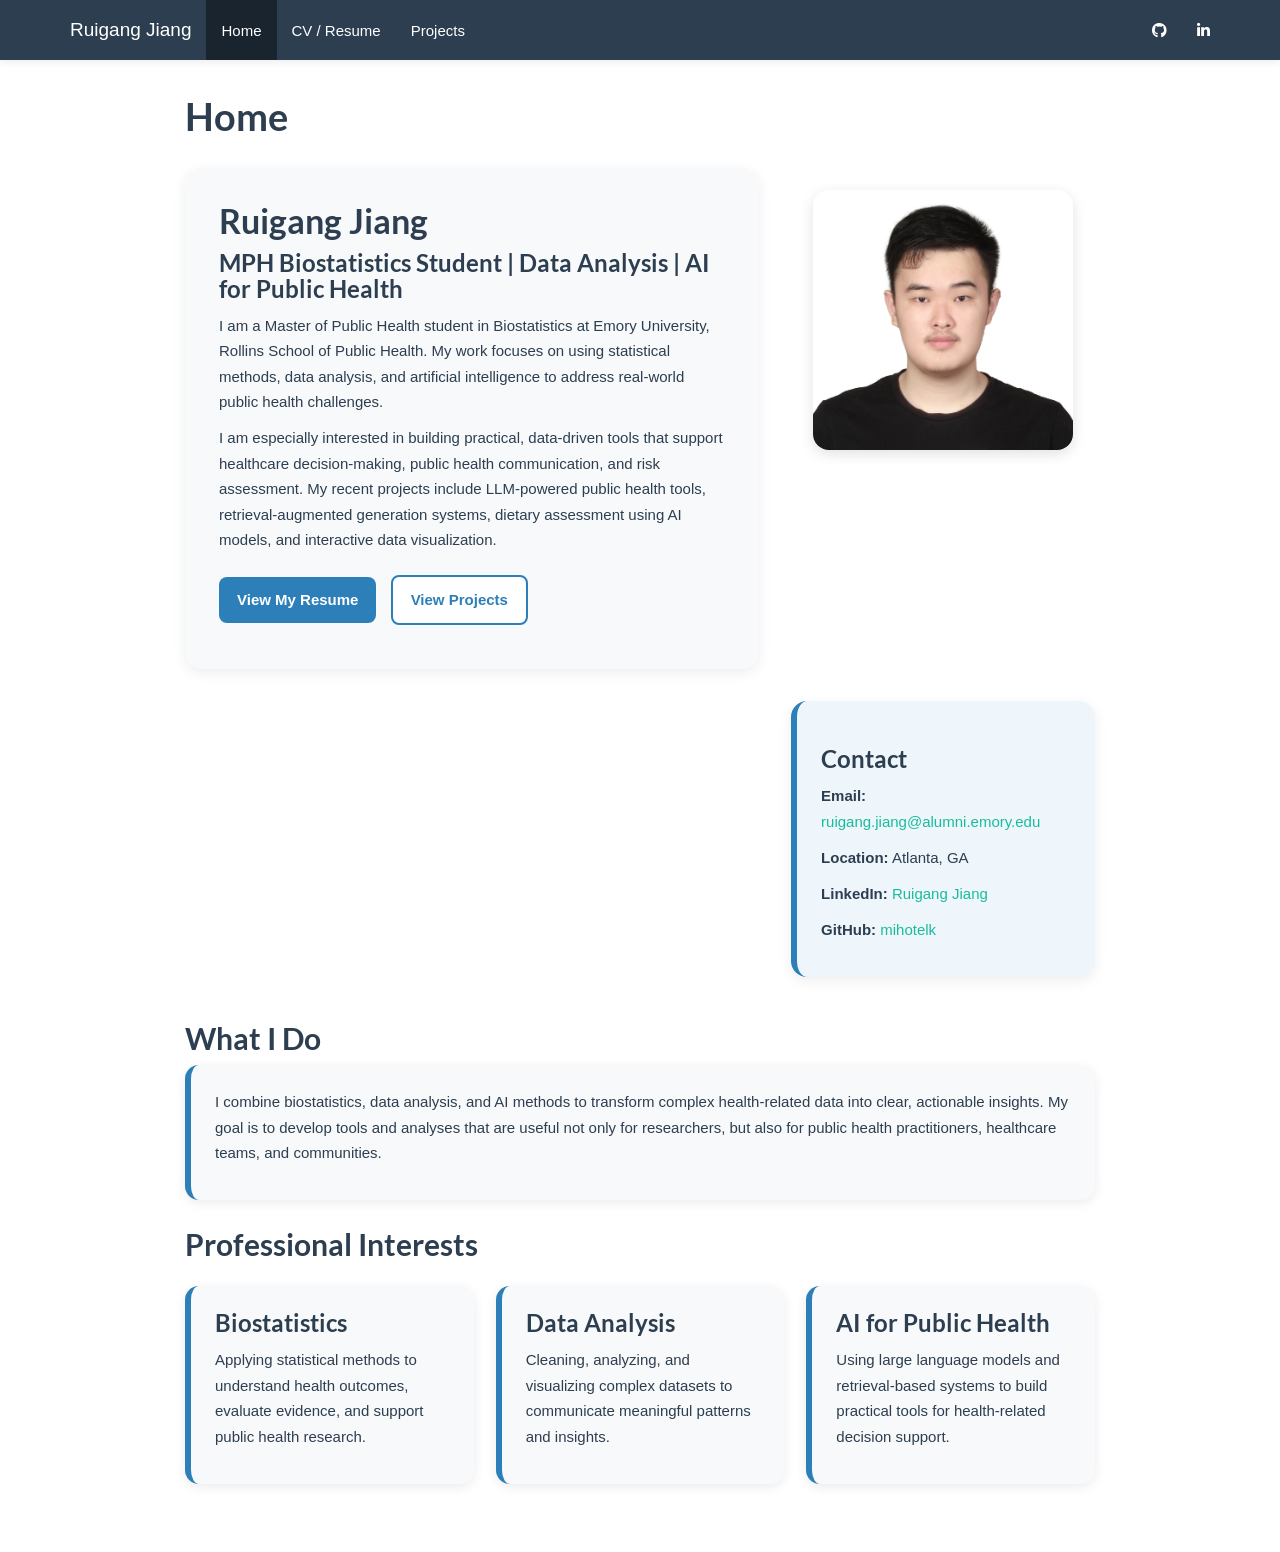
<file: docs/index.html>
<!DOCTYPE html>

<html>

<head>

<meta charset="utf-8" />
<meta name="generator" content="pandoc" />
<meta http-equiv="X-UA-Compatible" content="IE=EDGE" />




<title>Home</title>

<script src="site_libs/header-attrs-2.29/header-attrs.js"></script>
<script src="site_libs/jquery-3.6.0/jquery-3.6.0.min.js"></script>
<meta name="viewport" content="width=device-width, initial-scale=1" />
<link href="site_libs/bootstrap-3.3.5/css/flatly.min.css" rel="stylesheet" />
<script src="site_libs/bootstrap-3.3.5/js/bootstrap.min.js"></script>
<script src="site_libs/bootstrap-3.3.5/shim/html5shiv.min.js"></script>
<script src="site_libs/bootstrap-3.3.5/shim/respond.min.js"></script>
<style>h1 {font-size: 34px;}
       h1.title {font-size: 38px;}
       h2 {font-size: 30px;}
       h3 {font-size: 24px;}
       h4 {font-size: 18px;}
       h5 {font-size: 16px;}
       h6 {font-size: 12px;}
       code {color: inherit; background-color: rgba(0, 0, 0, 0.04);}
       pre:not([class]) { background-color: white }</style>
<script src="site_libs/navigation-1.1/tabsets.js"></script>
<link href="site_libs/highlightjs-9.12.0/default.css" rel="stylesheet" />
<script src="site_libs/highlightjs-9.12.0/highlight.js"></script>
<link href="site_libs/font-awesome-6.5.2/css/all.min.css" rel="stylesheet" />
<link href="site_libs/font-awesome-6.5.2/css/v4-shims.min.css" rel="stylesheet" />

<style type="text/css">
  code{white-space: pre-wrap;}
  span.smallcaps{font-variant: small-caps;}
  span.underline{text-decoration: underline;}
  div.column{display: inline-block; vertical-align: top; width: 50%;}
  div.hanging-indent{margin-left: 1.5em; text-indent: -1.5em;}
  ul.task-list{list-style: none;}
    </style>

<style type="text/css">code{white-space: pre;}</style>
<script type="text/javascript">
if (window.hljs) {
  hljs.configure({languages: []});
  hljs.initHighlightingOnLoad();
  if (document.readyState && document.readyState === "complete") {
    window.setTimeout(function() { hljs.initHighlighting(); }, 0);
  }
}
</script>






<link rel="stylesheet" href="styles.css" type="text/css" />



<style type = "text/css">
.main-container {
  max-width: 940px;
  margin-left: auto;
  margin-right: auto;
}
img {
  max-width:100%;
}
.tabbed-pane {
  padding-top: 12px;
}
.html-widget {
  margin-bottom: 20px;
}
button.code-folding-btn:focus {
  outline: none;
}
summary {
  display: list-item;
}
details > summary > p:only-child {
  display: inline;
}
pre code {
  padding: 0;
}
</style>


<style type="text/css">
.dropdown-submenu {
  position: relative;
}
.dropdown-submenu>.dropdown-menu {
  top: 0;
  left: 100%;
  margin-top: -6px;
  margin-left: -1px;
  border-radius: 0 6px 6px 6px;
}
.dropdown-submenu:hover>.dropdown-menu {
  display: block;
}
.dropdown-submenu>a:after {
  display: block;
  content: " ";
  float: right;
  width: 0;
  height: 0;
  border-color: transparent;
  border-style: solid;
  border-width: 5px 0 5px 5px;
  border-left-color: #cccccc;
  margin-top: 5px;
  margin-right: -10px;
}
.dropdown-submenu:hover>a:after {
  border-left-color: #adb5bd;
}
.dropdown-submenu.pull-left {
  float: none;
}
.dropdown-submenu.pull-left>.dropdown-menu {
  left: -100%;
  margin-left: 10px;
  border-radius: 6px 0 6px 6px;
}
</style>

<script type="text/javascript">
// manage active state of menu based on current page
$(document).ready(function () {
  // active menu anchor
  href = window.location.pathname
  href = href.substr(href.lastIndexOf('/') + 1)
  if (href === "")
    href = "index.html";
  var menuAnchor = $('a[href="' + href + '"]');

  // mark the anchor link active (and if it's in a dropdown, also mark that active)
  var dropdown = menuAnchor.closest('li.dropdown');
  if (window.bootstrap) { // Bootstrap 4+
    menuAnchor.addClass('active');
    dropdown.find('> .dropdown-toggle').addClass('active');
  } else { // Bootstrap 3
    menuAnchor.parent().addClass('active');
    dropdown.addClass('active');
  }

  // Navbar adjustments
  var navHeight = $(".navbar").first().height() + 15;
  var style = document.createElement('style');
  var pt = "padding-top: " + navHeight + "px; ";
  var mt = "margin-top: -" + navHeight + "px; ";
  var css = "";
  // offset scroll position for anchor links (for fixed navbar)
  for (var i = 1; i <= 6; i++) {
    css += ".section h" + i + "{ " + pt + mt + "}\n";
  }
  style.innerHTML = "body {" + pt + "padding-bottom: 40px; }\n" + css;
  document.head.appendChild(style);
});
</script>

<!-- tabsets -->

<style type="text/css">
.tabset-dropdown > .nav-tabs {
  display: inline-table;
  max-height: 500px;
  min-height: 44px;
  overflow-y: auto;
  border: 1px solid #ddd;
  border-radius: 4px;
}

.tabset-dropdown > .nav-tabs > li.active:before, .tabset-dropdown > .nav-tabs.nav-tabs-open:before {
  content: "\e259";
  font-family: 'Glyphicons Halflings';
  display: inline-block;
  padding: 10px;
  border-right: 1px solid #ddd;
}

.tabset-dropdown > .nav-tabs.nav-tabs-open > li.active:before {
  content: "\e258";
  font-family: 'Glyphicons Halflings';
  border: none;
}

.tabset-dropdown > .nav-tabs > li.active {
  display: block;
}

.tabset-dropdown > .nav-tabs > li > a,
.tabset-dropdown > .nav-tabs > li > a:focus,
.tabset-dropdown > .nav-tabs > li > a:hover {
  border: none;
  display: inline-block;
  border-radius: 4px;
  background-color: transparent;
}

.tabset-dropdown > .nav-tabs.nav-tabs-open > li {
  display: block;
  float: none;
}

.tabset-dropdown > .nav-tabs > li {
  display: none;
}
</style>

<!-- code folding -->




</head>

<body>


<div class="container-fluid main-container">




<div class="navbar navbar-default  navbar-fixed-top" role="navigation">
  <div class="container">
    <div class="navbar-header">
      <button type="button" class="navbar-toggle collapsed" data-toggle="collapse" data-bs-toggle="collapse" data-target="#navbar" data-bs-target="#navbar">
        <span class="icon-bar"></span>
        <span class="icon-bar"></span>
        <span class="icon-bar"></span>
      </button>
      <a class="navbar-brand" href="index.html">Ruigang Jiang</a>
    </div>
    <div id="navbar" class="navbar-collapse collapse">
      <ul class="nav navbar-nav">
        <li>
  <a href="index.html">Home</a>
</li>
<li>
  <a href="resume.html">CV / Resume</a>
</li>
<li>
  <a href="projects.html">Projects</a>
</li>
      </ul>
      <ul class="nav navbar-nav navbar-right">
        <li>
  <a href="https://github.com/mihotelk">
    <span class="fa fa-github"></span>
     
  </a>
</li>
<li>
  <a href="https://www.linkedin.com/in/ruigang-jiang-68bb002ab/">
    <span class="fa fa-linkedin"></span>
     
  </a>
</li>
      </ul>
    </div><!--/.nav-collapse -->
  </div><!--/.container -->
</div><!--/.navbar -->

<div id="header">



<h1 class="title toc-ignore">Home</h1>

</div>


<div class="hero-section">
<div id="ruigang-jiang" class="section level1 hero-text">
<h1>Ruigang Jiang</h1>
<div id="mph-biostatistics-student-data-analysis-ai-for-public-health"
class="section level3">
<h3>MPH Biostatistics Student | Data Analysis | AI for Public
Health</h3>
<p>I am a Master of Public Health student in Biostatistics at Emory
University, Rollins School of Public Health. My work focuses on using
statistical methods, data analysis, and artificial intelligence to
address real-world public health challenges.</p>
<p>I am especially interested in building practical, data-driven tools
that support healthcare decision-making, public health communication,
and risk assessment. My recent projects include LLM-powered public
health tools, retrieval-augmented generation systems, dietary assessment
using AI models, and interactive data visualization.</p>
<p><a class="button-primary" href="resume.html">View My Resume</a>
<a class="button-secondary" href="projects.html">View Projects</a></p>
</div>
</div>
<div class="hero-photo">
<p><img src="images/profile.jpg" alt="Profile photo"></p>
</div>
<div class="hero-card">
<h3>
Contact
</h3>
<p>
<strong>Email:</strong> <a href="mailto:ruigang.jiang@alumni.emory.edu"
class="email">ruigang.jiang@alumni.emory.edu</a>
</p>
<p>
<strong>Location:</strong> Atlanta, GA
</p>
<p>
<strong>LinkedIn:</strong>
<a href="https://www.linkedin.com/in/ruigang-jiang-68bb002ab/" target="_blank">Ruigang
Jiang</a>
</p>
<p>
<strong>GitHub:</strong>
<a href="https://github.com/mihotelk" target="_blank">mihotelk</a>
</p>
</div>
</div>
<div id="what-i-do" class="section level2">
<h2>What I Do</h2>
<div class="info-card">
<p>
I combine biostatistics, data analysis, and AI methods to transform
complex health-related data into clear, actionable insights. My goal is
to develop tools and analyses that are useful not only for researchers,
but also for public health practitioners, healthcare teams, and
communities.
</p>
</div>
</div>
<div id="professional-interests" class="section level2">
<h2>Professional Interests</h2>
<div class="card-container">
<div class="info-card">
<h3>
Biostatistics
</h3>
<p>
Applying statistical methods to understand health outcomes, evaluate
evidence, and support public health research.
</p>
</div>
<div class="info-card">
<h3>
Data Analysis
</h3>
<p>
Cleaning, analyzing, and visualizing complex datasets to communicate
meaningful patterns and insights.
</p>
</div>
<div class="info-card">
<h3>
AI for Public Health
</h3>
<p>
Using large language models and retrieval-based systems to build
practical tools for health-related decision support.
</p>
</div>
</div>
</div>




</div>

<script>

// add bootstrap table styles to pandoc tables
function bootstrapStylePandocTables() {
  $('tr.odd').parent('tbody').parent('table').addClass('table table-condensed');
}
$(document).ready(function () {
  bootstrapStylePandocTables();
});


</script>

<!-- tabsets -->

<script>
$(document).ready(function () {
  window.buildTabsets("TOC");
});

$(document).ready(function () {
  $('.tabset-dropdown > .nav-tabs > li').click(function () {
    $(this).parent().toggleClass('nav-tabs-open');
  });
});
</script>

<!-- code folding -->


<!-- dynamically load mathjax for compatibility with self-contained -->
<script>
  (function () {
    var script = document.createElement("script");
    script.type = "text/javascript";
    script.src  = "https://mathjax.rstudio.com/latest/MathJax.js?config=TeX-AMS-MML_HTMLorMML";
    document.getElementsByTagName("head")[0].appendChild(script);
  })();
</script>

</body>
</html>
</file>
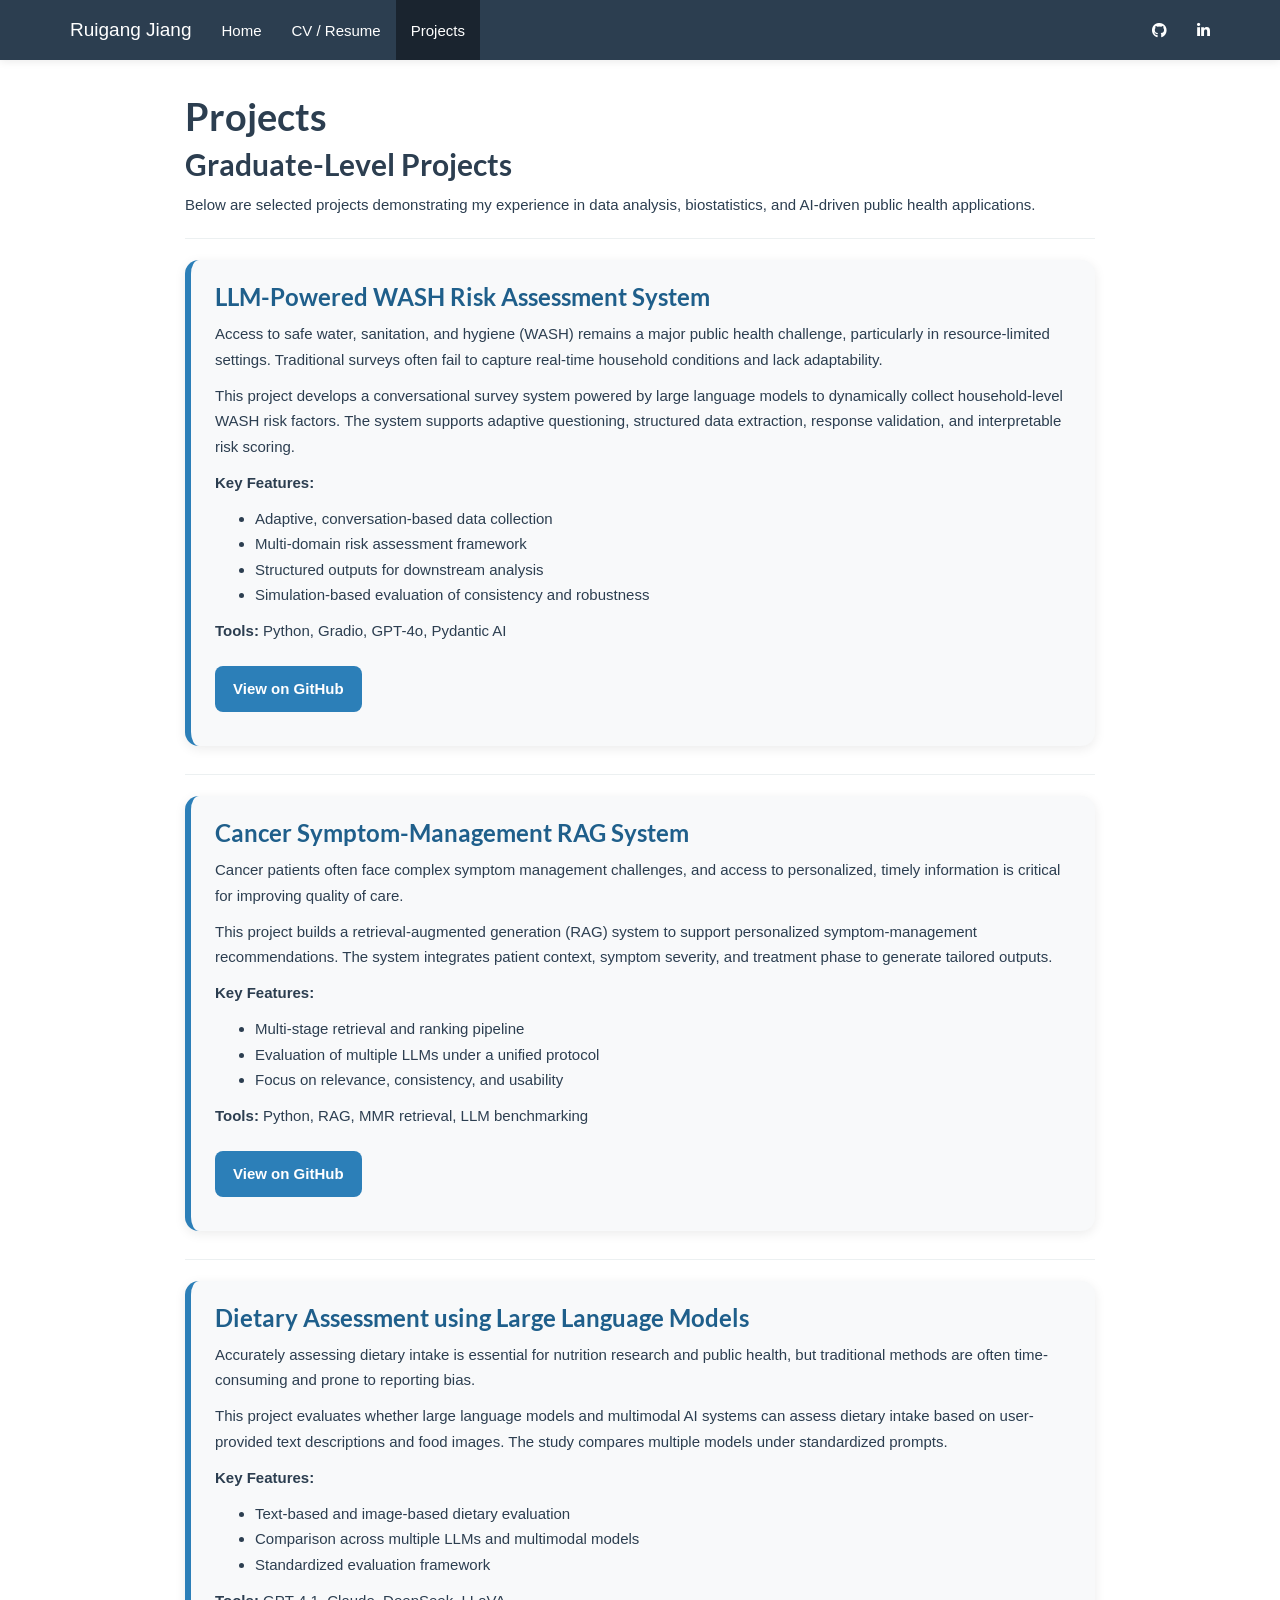
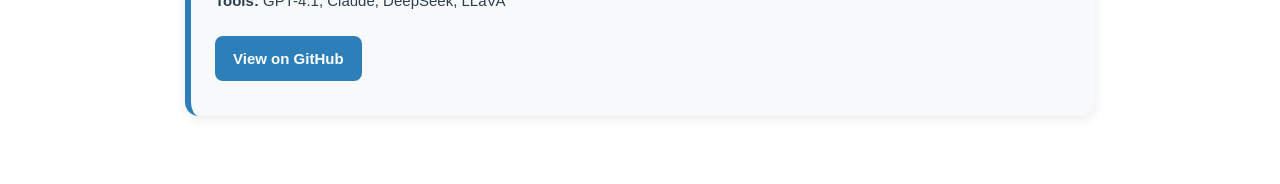
<file: docs/projects.html>
<!DOCTYPE html>

<html>

<head>

<meta charset="utf-8" />
<meta name="generator" content="pandoc" />
<meta http-equiv="X-UA-Compatible" content="IE=EDGE" />




<title>Projects</title>

<script src="site_libs/header-attrs-2.29/header-attrs.js"></script>
<script src="site_libs/jquery-3.6.0/jquery-3.6.0.min.js"></script>
<meta name="viewport" content="width=device-width, initial-scale=1" />
<link href="site_libs/bootstrap-3.3.5/css/flatly.min.css" rel="stylesheet" />
<script src="site_libs/bootstrap-3.3.5/js/bootstrap.min.js"></script>
<script src="site_libs/bootstrap-3.3.5/shim/html5shiv.min.js"></script>
<script src="site_libs/bootstrap-3.3.5/shim/respond.min.js"></script>
<style>h1 {font-size: 34px;}
       h1.title {font-size: 38px;}
       h2 {font-size: 30px;}
       h3 {font-size: 24px;}
       h4 {font-size: 18px;}
       h5 {font-size: 16px;}
       h6 {font-size: 12px;}
       code {color: inherit; background-color: rgba(0, 0, 0, 0.04);}
       pre:not([class]) { background-color: white }</style>
<script src="site_libs/navigation-1.1/tabsets.js"></script>
<link href="site_libs/highlightjs-9.12.0/default.css" rel="stylesheet" />
<script src="site_libs/highlightjs-9.12.0/highlight.js"></script>
<link href="site_libs/font-awesome-6.5.2/css/all.min.css" rel="stylesheet" />
<link href="site_libs/font-awesome-6.5.2/css/v4-shims.min.css" rel="stylesheet" />

<style type="text/css">
  code{white-space: pre-wrap;}
  span.smallcaps{font-variant: small-caps;}
  span.underline{text-decoration: underline;}
  div.column{display: inline-block; vertical-align: top; width: 50%;}
  div.hanging-indent{margin-left: 1.5em; text-indent: -1.5em;}
  ul.task-list{list-style: none;}
    </style>

<style type="text/css">code{white-space: pre;}</style>
<script type="text/javascript">
if (window.hljs) {
  hljs.configure({languages: []});
  hljs.initHighlightingOnLoad();
  if (document.readyState && document.readyState === "complete") {
    window.setTimeout(function() { hljs.initHighlighting(); }, 0);
  }
}
</script>






<link rel="stylesheet" href="styles.css" type="text/css" />



<style type = "text/css">
.main-container {
  max-width: 940px;
  margin-left: auto;
  margin-right: auto;
}
img {
  max-width:100%;
}
.tabbed-pane {
  padding-top: 12px;
}
.html-widget {
  margin-bottom: 20px;
}
button.code-folding-btn:focus {
  outline: none;
}
summary {
  display: list-item;
}
details > summary > p:only-child {
  display: inline;
}
pre code {
  padding: 0;
}
</style>


<style type="text/css">
.dropdown-submenu {
  position: relative;
}
.dropdown-submenu>.dropdown-menu {
  top: 0;
  left: 100%;
  margin-top: -6px;
  margin-left: -1px;
  border-radius: 0 6px 6px 6px;
}
.dropdown-submenu:hover>.dropdown-menu {
  display: block;
}
.dropdown-submenu>a:after {
  display: block;
  content: " ";
  float: right;
  width: 0;
  height: 0;
  border-color: transparent;
  border-style: solid;
  border-width: 5px 0 5px 5px;
  border-left-color: #cccccc;
  margin-top: 5px;
  margin-right: -10px;
}
.dropdown-submenu:hover>a:after {
  border-left-color: #adb5bd;
}
.dropdown-submenu.pull-left {
  float: none;
}
.dropdown-submenu.pull-left>.dropdown-menu {
  left: -100%;
  margin-left: 10px;
  border-radius: 6px 0 6px 6px;
}
</style>

<script type="text/javascript">
// manage active state of menu based on current page
$(document).ready(function () {
  // active menu anchor
  href = window.location.pathname
  href = href.substr(href.lastIndexOf('/') + 1)
  if (href === "")
    href = "index.html";
  var menuAnchor = $('a[href="' + href + '"]');

  // mark the anchor link active (and if it's in a dropdown, also mark that active)
  var dropdown = menuAnchor.closest('li.dropdown');
  if (window.bootstrap) { // Bootstrap 4+
    menuAnchor.addClass('active');
    dropdown.find('> .dropdown-toggle').addClass('active');
  } else { // Bootstrap 3
    menuAnchor.parent().addClass('active');
    dropdown.addClass('active');
  }

  // Navbar adjustments
  var navHeight = $(".navbar").first().height() + 15;
  var style = document.createElement('style');
  var pt = "padding-top: " + navHeight + "px; ";
  var mt = "margin-top: -" + navHeight + "px; ";
  var css = "";
  // offset scroll position for anchor links (for fixed navbar)
  for (var i = 1; i <= 6; i++) {
    css += ".section h" + i + "{ " + pt + mt + "}\n";
  }
  style.innerHTML = "body {" + pt + "padding-bottom: 40px; }\n" + css;
  document.head.appendChild(style);
});
</script>

<!-- tabsets -->

<style type="text/css">
.tabset-dropdown > .nav-tabs {
  display: inline-table;
  max-height: 500px;
  min-height: 44px;
  overflow-y: auto;
  border: 1px solid #ddd;
  border-radius: 4px;
}

.tabset-dropdown > .nav-tabs > li.active:before, .tabset-dropdown > .nav-tabs.nav-tabs-open:before {
  content: "\e259";
  font-family: 'Glyphicons Halflings';
  display: inline-block;
  padding: 10px;
  border-right: 1px solid #ddd;
}

.tabset-dropdown > .nav-tabs.nav-tabs-open > li.active:before {
  content: "\e258";
  font-family: 'Glyphicons Halflings';
  border: none;
}

.tabset-dropdown > .nav-tabs > li.active {
  display: block;
}

.tabset-dropdown > .nav-tabs > li > a,
.tabset-dropdown > .nav-tabs > li > a:focus,
.tabset-dropdown > .nav-tabs > li > a:hover {
  border: none;
  display: inline-block;
  border-radius: 4px;
  background-color: transparent;
}

.tabset-dropdown > .nav-tabs.nav-tabs-open > li {
  display: block;
  float: none;
}

.tabset-dropdown > .nav-tabs > li {
  display: none;
}
</style>

<!-- code folding -->




</head>

<body>


<div class="container-fluid main-container">




<div class="navbar navbar-default  navbar-fixed-top" role="navigation">
  <div class="container">
    <div class="navbar-header">
      <button type="button" class="navbar-toggle collapsed" data-toggle="collapse" data-bs-toggle="collapse" data-target="#navbar" data-bs-target="#navbar">
        <span class="icon-bar"></span>
        <span class="icon-bar"></span>
        <span class="icon-bar"></span>
      </button>
      <a class="navbar-brand" href="index.html">Ruigang Jiang</a>
    </div>
    <div id="navbar" class="navbar-collapse collapse">
      <ul class="nav navbar-nav">
        <li>
  <a href="index.html">Home</a>
</li>
<li>
  <a href="resume.html">CV / Resume</a>
</li>
<li>
  <a href="projects.html">Projects</a>
</li>
      </ul>
      <ul class="nav navbar-nav navbar-right">
        <li>
  <a href="https://github.com/mihotelk">
    <span class="fa fa-github"></span>
     
  </a>
</li>
<li>
  <a href="https://www.linkedin.com/in/ruigang-jiang-68bb002ab/">
    <span class="fa fa-linkedin"></span>
     
  </a>
</li>
      </ul>
    </div><!--/.nav-collapse -->
  </div><!--/.container -->
</div><!--/.navbar -->

<div id="header">



<h1 class="title toc-ignore">Projects</h1>

</div>


<div id="graduate-level-projects" class="section level2">
<h2>Graduate-Level Projects</h2>
<p>Below are selected projects demonstrating my experience in data
analysis, biostatistics, and AI-driven public health applications.</p>
<hr />
<div class="project-card">
<h3>
LLM-Powered WASH Risk Assessment System
</h3>
<p>
Access to safe water, sanitation, and hygiene (WASH) remains a major
public health challenge, particularly in resource-limited settings.
Traditional surveys often fail to capture real-time household conditions
and lack adaptability.
</p>
<p>
This project develops a conversational survey system powered by large
language models to dynamically collect household-level WASH risk
factors. The system supports adaptive questioning, structured data
extraction, response validation, and interpretable risk scoring.
</p>
<p>
<strong>Key Features:</strong>
</p>
<ul>
<li>
Adaptive, conversation-based data collection
</li>
<li>
Multi-domain risk assessment framework
</li>
<li>
Structured outputs for downstream analysis
</li>
<li>
Simulation-based evaluation of consistency and robustness
</li>
</ul>
<p>
<strong>Tools:</strong> Python, Gradio, GPT-4o, Pydantic AI
</p>
<p><a class="button-primary" href="https://github.com/mihotelk/risk-profiler" target="_blank">View
on GitHub</a></p>
</div>
<hr />
<div class="project-card">
<h3>
Cancer Symptom-Management RAG System
</h3>
<p>
Cancer patients often face complex symptom management challenges, and
access to personalized, timely information is critical for improving
quality of care.
</p>
<p>
This project builds a retrieval-augmented generation (RAG) system to
support personalized symptom-management recommendations. The system
integrates patient context, symptom severity, and treatment phase to
generate tailored outputs.
</p>
<p>
<strong>Key Features:</strong>
</p>
<ul>
<li>
Multi-stage retrieval and ranking pipeline
</li>
<li>
Evaluation of multiple LLMs under a unified protocol
</li>
<li>
Focus on relevance, consistency, and usability
</li>
</ul>
<p>
<strong>Tools:</strong> Python, RAG, MMR retrieval, LLM benchmarking
</p>
<p><a class="button-primary" href="https://github.com/mihotelk/APE_RAG" target="_blank">View
on GitHub</a></p>
</div>
<hr />
<div class="project-card">
<h3>
Dietary Assessment using Large Language Models
</h3>
<p>
Accurately assessing dietary intake is essential for nutrition research
and public health, but traditional methods are often time-consuming and
prone to reporting bias.
</p>
<p>
This project evaluates whether large language models and multimodal AI
systems can assess dietary intake based on user-provided text
descriptions and food images. The study compares multiple models under
standardized prompts.
</p>
<p>
<strong>Key Features:</strong>
</p>
<ul>
<li>
Text-based and image-based dietary evaluation
</li>
<li>
Comparison across multiple LLMs and multimodal models
</li>
<li>
Standardized evaluation framework
</li>
</ul>
<p>
<strong>Tools:</strong> GPT-4.1, Claude, DeepSeek, LLaVA
</p>
<p><a class="button-primary" href="https://github.com/mihotelk/DietAI24_Eval" target="_blank">View
on GitHub</a></p>
</div>
</div>




</div>

<script>

// add bootstrap table styles to pandoc tables
function bootstrapStylePandocTables() {
  $('tr.odd').parent('tbody').parent('table').addClass('table table-condensed');
}
$(document).ready(function () {
  bootstrapStylePandocTables();
});


</script>

<!-- tabsets -->

<script>
$(document).ready(function () {
  window.buildTabsets("TOC");
});

$(document).ready(function () {
  $('.tabset-dropdown > .nav-tabs > li').click(function () {
    $(this).parent().toggleClass('nav-tabs-open');
  });
});
</script>

<!-- code folding -->


<!-- dynamically load mathjax for compatibility with self-contained -->
<script>
  (function () {
    var script = document.createElement("script");
    script.type = "text/javascript";
    script.src  = "https://mathjax.rstudio.com/latest/MathJax.js?config=TeX-AMS-MML_HTMLorMML";
    document.getElementsByTagName("head")[0].appendChild(script);
  })();
</script>

</body>
</html>
</file>
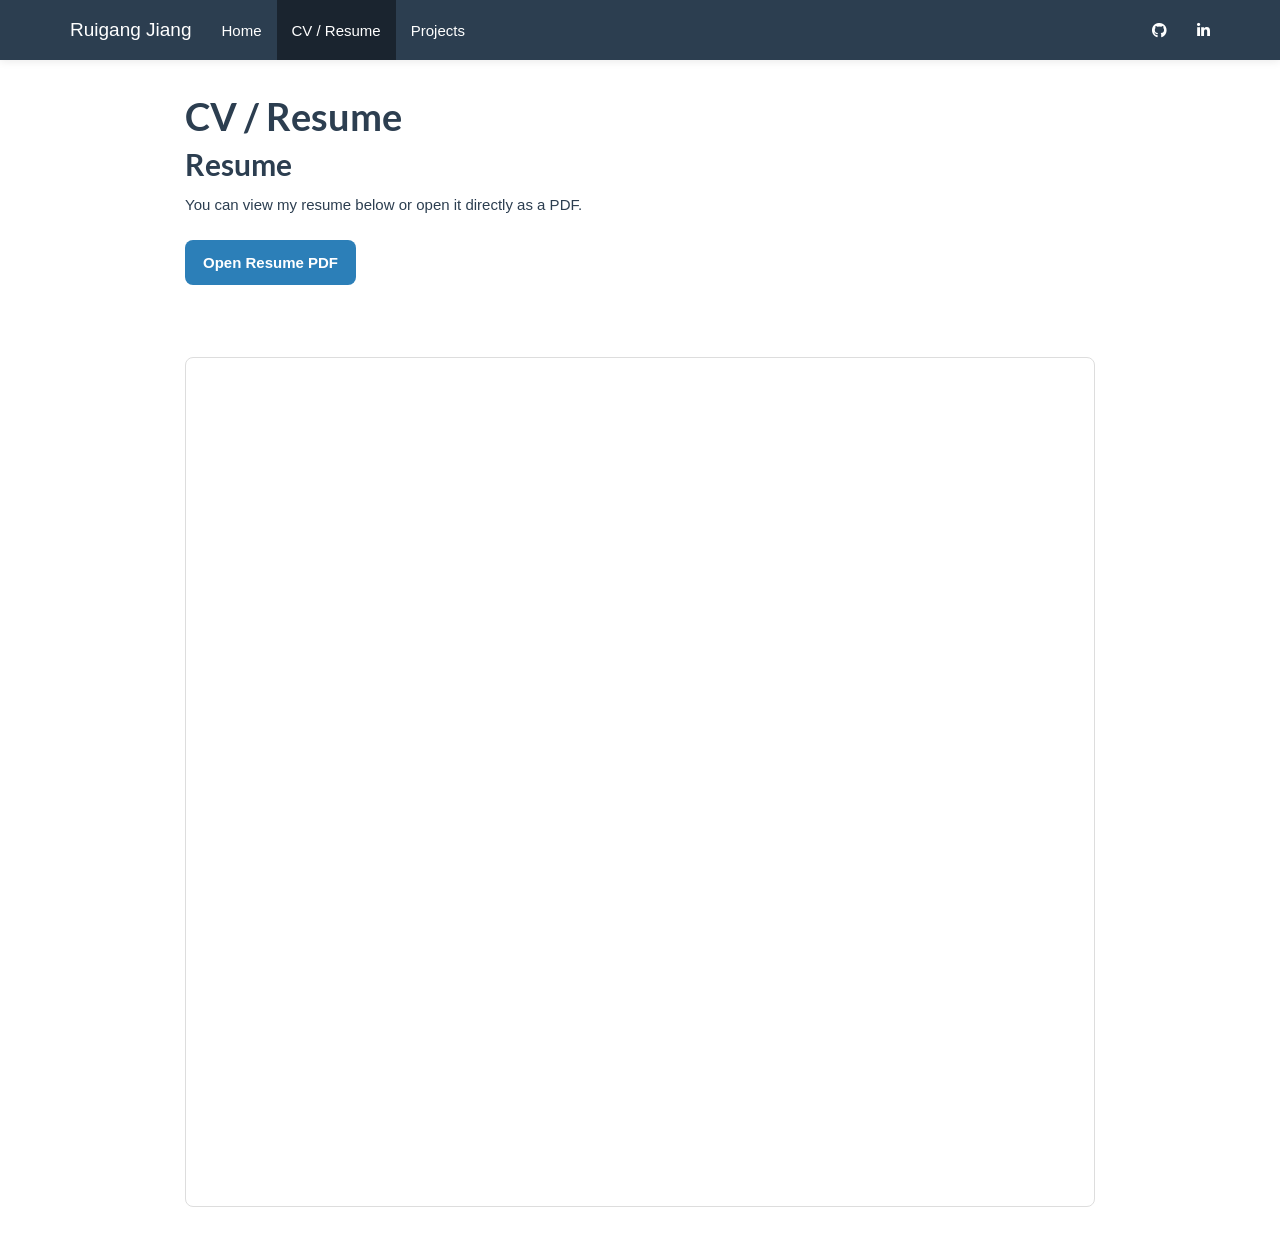
<file: docs/resume.html>
<!DOCTYPE html>

<html>

<head>

<meta charset="utf-8" />
<meta name="generator" content="pandoc" />
<meta http-equiv="X-UA-Compatible" content="IE=EDGE" />




<title>CV / Resume</title>

<script src="site_libs/header-attrs-2.29/header-attrs.js"></script>
<script src="site_libs/jquery-3.6.0/jquery-3.6.0.min.js"></script>
<meta name="viewport" content="width=device-width, initial-scale=1" />
<link href="site_libs/bootstrap-3.3.5/css/flatly.min.css" rel="stylesheet" />
<script src="site_libs/bootstrap-3.3.5/js/bootstrap.min.js"></script>
<script src="site_libs/bootstrap-3.3.5/shim/html5shiv.min.js"></script>
<script src="site_libs/bootstrap-3.3.5/shim/respond.min.js"></script>
<style>h1 {font-size: 34px;}
       h1.title {font-size: 38px;}
       h2 {font-size: 30px;}
       h3 {font-size: 24px;}
       h4 {font-size: 18px;}
       h5 {font-size: 16px;}
       h6 {font-size: 12px;}
       code {color: inherit; background-color: rgba(0, 0, 0, 0.04);}
       pre:not([class]) { background-color: white }</style>
<script src="site_libs/navigation-1.1/tabsets.js"></script>
<link href="site_libs/highlightjs-9.12.0/default.css" rel="stylesheet" />
<script src="site_libs/highlightjs-9.12.0/highlight.js"></script>
<link href="site_libs/font-awesome-6.5.2/css/all.min.css" rel="stylesheet" />
<link href="site_libs/font-awesome-6.5.2/css/v4-shims.min.css" rel="stylesheet" />

<style type="text/css">
  code{white-space: pre-wrap;}
  span.smallcaps{font-variant: small-caps;}
  span.underline{text-decoration: underline;}
  div.column{display: inline-block; vertical-align: top; width: 50%;}
  div.hanging-indent{margin-left: 1.5em; text-indent: -1.5em;}
  ul.task-list{list-style: none;}
    </style>

<style type="text/css">code{white-space: pre;}</style>
<script type="text/javascript">
if (window.hljs) {
  hljs.configure({languages: []});
  hljs.initHighlightingOnLoad();
  if (document.readyState && document.readyState === "complete") {
    window.setTimeout(function() { hljs.initHighlighting(); }, 0);
  }
}
</script>






<link rel="stylesheet" href="styles.css" type="text/css" />



<style type = "text/css">
.main-container {
  max-width: 940px;
  margin-left: auto;
  margin-right: auto;
}
img {
  max-width:100%;
}
.tabbed-pane {
  padding-top: 12px;
}
.html-widget {
  margin-bottom: 20px;
}
button.code-folding-btn:focus {
  outline: none;
}
summary {
  display: list-item;
}
details > summary > p:only-child {
  display: inline;
}
pre code {
  padding: 0;
}
</style>


<style type="text/css">
.dropdown-submenu {
  position: relative;
}
.dropdown-submenu>.dropdown-menu {
  top: 0;
  left: 100%;
  margin-top: -6px;
  margin-left: -1px;
  border-radius: 0 6px 6px 6px;
}
.dropdown-submenu:hover>.dropdown-menu {
  display: block;
}
.dropdown-submenu>a:after {
  display: block;
  content: " ";
  float: right;
  width: 0;
  height: 0;
  border-color: transparent;
  border-style: solid;
  border-width: 5px 0 5px 5px;
  border-left-color: #cccccc;
  margin-top: 5px;
  margin-right: -10px;
}
.dropdown-submenu:hover>a:after {
  border-left-color: #adb5bd;
}
.dropdown-submenu.pull-left {
  float: none;
}
.dropdown-submenu.pull-left>.dropdown-menu {
  left: -100%;
  margin-left: 10px;
  border-radius: 6px 0 6px 6px;
}
</style>

<script type="text/javascript">
// manage active state of menu based on current page
$(document).ready(function () {
  // active menu anchor
  href = window.location.pathname
  href = href.substr(href.lastIndexOf('/') + 1)
  if (href === "")
    href = "index.html";
  var menuAnchor = $('a[href="' + href + '"]');

  // mark the anchor link active (and if it's in a dropdown, also mark that active)
  var dropdown = menuAnchor.closest('li.dropdown');
  if (window.bootstrap) { // Bootstrap 4+
    menuAnchor.addClass('active');
    dropdown.find('> .dropdown-toggle').addClass('active');
  } else { // Bootstrap 3
    menuAnchor.parent().addClass('active');
    dropdown.addClass('active');
  }

  // Navbar adjustments
  var navHeight = $(".navbar").first().height() + 15;
  var style = document.createElement('style');
  var pt = "padding-top: " + navHeight + "px; ";
  var mt = "margin-top: -" + navHeight + "px; ";
  var css = "";
  // offset scroll position for anchor links (for fixed navbar)
  for (var i = 1; i <= 6; i++) {
    css += ".section h" + i + "{ " + pt + mt + "}\n";
  }
  style.innerHTML = "body {" + pt + "padding-bottom: 40px; }\n" + css;
  document.head.appendChild(style);
});
</script>

<!-- tabsets -->

<style type="text/css">
.tabset-dropdown > .nav-tabs {
  display: inline-table;
  max-height: 500px;
  min-height: 44px;
  overflow-y: auto;
  border: 1px solid #ddd;
  border-radius: 4px;
}

.tabset-dropdown > .nav-tabs > li.active:before, .tabset-dropdown > .nav-tabs.nav-tabs-open:before {
  content: "\e259";
  font-family: 'Glyphicons Halflings';
  display: inline-block;
  padding: 10px;
  border-right: 1px solid #ddd;
}

.tabset-dropdown > .nav-tabs.nav-tabs-open > li.active:before {
  content: "\e258";
  font-family: 'Glyphicons Halflings';
  border: none;
}

.tabset-dropdown > .nav-tabs > li.active {
  display: block;
}

.tabset-dropdown > .nav-tabs > li > a,
.tabset-dropdown > .nav-tabs > li > a:focus,
.tabset-dropdown > .nav-tabs > li > a:hover {
  border: none;
  display: inline-block;
  border-radius: 4px;
  background-color: transparent;
}

.tabset-dropdown > .nav-tabs.nav-tabs-open > li {
  display: block;
  float: none;
}

.tabset-dropdown > .nav-tabs > li {
  display: none;
}
</style>

<!-- code folding -->




</head>

<body>


<div class="container-fluid main-container">




<div class="navbar navbar-default  navbar-fixed-top" role="navigation">
  <div class="container">
    <div class="navbar-header">
      <button type="button" class="navbar-toggle collapsed" data-toggle="collapse" data-bs-toggle="collapse" data-target="#navbar" data-bs-target="#navbar">
        <span class="icon-bar"></span>
        <span class="icon-bar"></span>
        <span class="icon-bar"></span>
      </button>
      <a class="navbar-brand" href="index.html">Ruigang Jiang</a>
    </div>
    <div id="navbar" class="navbar-collapse collapse">
      <ul class="nav navbar-nav">
        <li>
  <a href="index.html">Home</a>
</li>
<li>
  <a href="resume.html">CV / Resume</a>
</li>
<li>
  <a href="projects.html">Projects</a>
</li>
      </ul>
      <ul class="nav navbar-nav navbar-right">
        <li>
  <a href="https://github.com/mihotelk">
    <span class="fa fa-github"></span>
     
  </a>
</li>
<li>
  <a href="https://www.linkedin.com/in/ruigang-jiang-68bb002ab/">
    <span class="fa fa-linkedin"></span>
     
  </a>
</li>
      </ul>
    </div><!--/.nav-collapse -->
  </div><!--/.container -->
</div><!--/.navbar -->

<div id="header">



<h1 class="title toc-ignore">CV / Resume</h1>

</div>


<div id="resume" class="section level2">
<h2>Resume</h2>
<p>You can view my resume below or open it directly as a PDF.</p>
<p><a class="button-primary" href="resume.pdf" target="_blank">Open
Resume PDF</a></p>
<p><br><br></p>
<iframe src="resume.pdf" width="100%" height="850px" style="border: 1px solid #ddd; border-radius: 8px;">
</iframe>
</div>




</div>

<script>

// add bootstrap table styles to pandoc tables
function bootstrapStylePandocTables() {
  $('tr.odd').parent('tbody').parent('table').addClass('table table-condensed');
}
$(document).ready(function () {
  bootstrapStylePandocTables();
});


</script>

<!-- tabsets -->

<script>
$(document).ready(function () {
  window.buildTabsets("TOC");
});

$(document).ready(function () {
  $('.tabset-dropdown > .nav-tabs > li').click(function () {
    $(this).parent().toggleClass('nav-tabs-open');
  });
});
</script>

<!-- code folding -->


<!-- dynamically load mathjax for compatibility with self-contained -->
<script>
  (function () {
    var script = document.createElement("script");
    script.type = "text/javascript";
    script.src  = "https://mathjax.rstudio.com/latest/MathJax.js?config=TeX-AMS-MML_HTMLorMML";
    document.getElementsByTagName("head")[0].appendChild(script);
  })();
</script>

</body>
</html>
</file>
<file: docs/site_libs/highlightjs-9.12.0/default.css>
.hljs-literal {
  color: #990073;
}

.hljs-number {
  color: #099;
}

.hljs-comment {
  color: #998;
  font-style: italic;
}

.hljs-keyword {
  color: #900;
  font-weight: bold;
}

.hljs-string {
  color: #d14;
}
</file>
<file: docs/styles.css>
body {
  font-family: "Helvetica Neue", Arial, sans-serif;
  color: #2c3e50;
  line-height: 1.7;
  background-color: #ffffff;
}

h1, h2, h3 {
  font-weight: 700;
}

.hero-section {
  display: grid;
  grid-template-columns: 1.7fr 0.9fr;
  gap: 32px;
  align-items: start;
  margin-top: 30px;
  margin-bottom: 45px;
}

.hero-text {
  padding: 34px;
  background: #f8f9fa;
  border-radius: 16px;
  box-shadow: 0 4px 14px rgba(0, 0, 0, 0.07);
}

.hero-photo {
  text-align: center;
  padding: 22px;
  background: #ffffff;
  border-radius: 16px;
}

.hero-photo img {
  width: 100%;
  max-width: 260px;
  border-radius: 16px;
  box-shadow: 0 4px 14px rgba(0, 0, 0, 0.12);
}

.hero-card {
  grid-column: 2;
  padding: 24px;
  background: #eef6fb;
  border-left: 6px solid #2c7fb8;
  border-radius: 16px;
  box-shadow: 0 4px 14px rgba(0, 0, 0, 0.07);
}

.card-container {
  display: flex;
  gap: 22px;
  margin-top: 25px;
}

.info-card,
.project-card {
  background-color: #f8f9fa;
  padding: 24px;
  margin-bottom: 28px;
  border-radius: 14px;
  border-left: 6px solid #2c7fb8;
  box-shadow: 0 3px 12px rgba(0, 0, 0, 0.08);
  transition: transform 0.2s ease, box-shadow 0.2s ease;
}

.info-card {
  flex: 1;
}

.info-card:hover,
.project-card:hover {
  transform: translateY(-5px);
  box-shadow: 0 7px 18px rgba(0, 0, 0, 0.12);
}

.project-card h3 {
  margin-top: 0;
  color: #1f5f8b;
}

.button-primary,
.button-secondary {
  display: inline-block;
  padding: 10px 18px;
  margin-top: 12px;
  margin-right: 10px;
  border-radius: 8px;
  text-decoration: none;
  font-weight: 600;
  transition: transform 0.2s ease, background-color 0.2s ease;
}

.button-primary {
  background-color: #2c7fb8;
  color: white !important;
}

.button-primary:hover {
  background-color: #1f5f8b;
  text-decoration: none;
  transform: scale(1.04);
}

.button-secondary {
  border: 2px solid #2c7fb8;
  color: #2c7fb8 !important;
  background-color: white;
}

.button-secondary:hover {
  background-color: #e6f2fa;
  text-decoration: none;
  transform: scale(1.04);
}

.navbar {
  box-shadow: 0 2px 8px rgba(0, 0, 0, 0.08);
}

iframe {
  max-width: 100%;
}

@media screen and (max-width: 768px) {
  .hero-section {
    display: flex;
    flex-direction: column;
  }

  .hero-text,
  .hero-card,
  .hero-photo {
    width: 100%;
    padding: 22px;
  }

  .card-container {
    flex-direction: column;
  }

  .hero-photo img {
    max-width: 220px;
  }

  .button-primary,
  .button-secondary {
    display: block;
    width: fit-content;
    margin-bottom: 10px;
  }
}
</file>
<file: docs/site_libs/bootstrap-3.3.5/css/flatly.min.css>
@font-face {
  font-family: 'Lato';
  font-style: normal;
  font-weight: 400;
  src: url(fonts/Lato.ttf) format('truetype');
}
@font-face {
  font-family: 'Lato';
  font-style: normal;
  font-weight: 700;
  src: url(fonts/LatoBold.ttf) format('truetype');
}
@font-face {
  font-family: 'Lato';
  font-style: italic;
  font-weight: 400;
  src: url(fonts/LatoItalic.ttf) format('truetype');
}

/*!
 * bootswatch v3.3.6
 * Homepage: http://bootswatch.com
 * Copyright 2012-2015 Thomas Park
 * Licensed under MIT
 * Based on Bootstrap
*//*!
 * Bootstrap v3.3.6 (http://getbootstrap.com)
 * Copyright 2011-2015 Twitter, Inc.
 * Licensed under MIT (https://github.com/twbs/bootstrap/blob/master/LICENSE)
 *//*! normalize.css v3.0.3 | MIT License | github.com/necolas/normalize.css */html{font-family:sans-serif;-ms-text-size-adjust:100%;-webkit-text-size-adjust:100%}body{margin:0}article,aside,details,figcaption,figure,footer,header,hgroup,main,menu,nav,section,summary{display:block}audio,canvas,progress,video{display:inline-block;vertical-align:baseline}audio:not([controls]){display:none;height:0}[hidden],template{display:none}a{background-color:transparent}a:active,a:hover{outline:0}abbr[title]{border-bottom:1px dotted}b,strong{font-weight:bold}dfn{font-style:italic}h1{font-size:2em;margin:0.67em 0}mark{background:#ff0;color:#000}small{font-size:80%}sub,sup{font-size:75%;line-height:0;position:relative;vertical-align:baseline}sup{top:-0.5em}sub{bottom:-0.25em}img{border:0}svg:not(:root){overflow:hidden}figure{margin:1em 40px}hr{-webkit-box-sizing:content-box;-moz-box-sizing:content-box;box-sizing:content-box;height:0}pre{overflow:auto}code,kbd,pre,samp{font-family:monospace, monospace;font-size:1em}button,input,optgroup,select,textarea{color:inherit;font:inherit;margin:0}button{overflow:visible}button,select{text-transform:none}button,html input[type="button"],input[type="reset"],input[type="submit"]{-webkit-appearance:button;cursor:pointer}button[disabled],html input[disabled]{cursor:default}button::-moz-focus-inner,input::-moz-focus-inner{border:0;padding:0}input{line-height:normal}input[type="checkbox"],input[type="radio"]{-webkit-box-sizing:border-box;-moz-box-sizing:border-box;box-sizing:border-box;padding:0}input[type="number"]::-webkit-inner-spin-button,input[type="number"]::-webkit-outer-spin-button{height:auto}input[type="search"]{-webkit-appearance:textfield;-webkit-box-sizing:content-box;-moz-box-sizing:content-box;box-sizing:content-box}input[type="search"]::-webkit-search-cancel-button,input[type="search"]::-webkit-search-decoration{-webkit-appearance:none}fieldset{border:1px solid #c0c0c0;margin:0 2px;padding:0.35em 0.625em 0.75em}legend{border:0;padding:0}textarea{overflow:auto}optgroup{font-weight:bold}table{border-collapse:collapse;border-spacing:0}td,th{padding:0}/*! Source: https://github.com/h5bp/html5-boilerplate/blob/master/src/css/main.css */@media print{*,*:before,*:after{background:transparent !important;color:#000 !important;-webkit-box-shadow:none !important;box-shadow:none !important;text-shadow:none !important}a,a:visited{text-decoration:underline}a[href]:after{content:" (" attr(href) ")"}abbr[title]:after{content:" (" attr(title) ")"}a[href^="#"]:after,a[href^="javascript:"]:after{content:""}pre,blockquote{border:1px solid #999;page-break-inside:avoid}thead{display:table-header-group}tr,img{page-break-inside:avoid}img{max-width:100% !important}p,h2,h3{orphans:3;widows:3}h2,h3{page-break-after:avoid}.navbar{display:none}.btn>.caret,.dropup>.btn>.caret{border-top-color:#000 !important}.label{border:1px solid #000}.table{border-collapse:collapse !important}.table td,.table th{background-color:#fff !important}.table-bordered th,.table-bordered td{border:1px solid #ddd !important}}@font-face{font-family:'Glyphicons Halflings';src:url('../fonts/glyphicons-halflings-regular.eot');src:url('../fonts/glyphicons-halflings-regular.eot?#iefix') format('embedded-opentype'),url('../fonts/glyphicons-halflings-regular.woff') format('woff'),url('../fonts/glyphicons-halflings-regular.ttf') format('truetype'),url('../fonts/glyphicons-halflings-regular.svg#glyphicons_halflingsregular') format('svg')}.glyphicon{position:relative;top:1px;display:inline-block;font-family:'Glyphicons Halflings';font-style:normal;font-weight:normal;line-height:1;-webkit-font-smoothing:antialiased;-moz-osx-font-smoothing:grayscale}.glyphicon-asterisk:before{content:"\002a"}.glyphicon-plus:before{content:"\002b"}.glyphicon-euro:before,.glyphicon-eur:before{content:"\20ac"}.glyphicon-minus:before{content:"\2212"}.glyphicon-cloud:before{content:"\2601"}.glyphicon-envelope:before{content:"\2709"}.glyphicon-pencil:before{content:"\270f"}.glyphicon-glass:before{content:"\e001"}.glyphicon-music:before{content:"\e002"}.glyphicon-search:before{content:"\e003"}.glyphicon-heart:before{content:"\e005"}.glyphicon-star:before{content:"\e006"}.glyphicon-star-empty:before{content:"\e007"}.glyphicon-user:before{content:"\e008"}.glyphicon-film:before{content:"\e009"}.glyphicon-th-large:before{content:"\e010"}.glyphicon-th:before{content:"\e011"}.glyphicon-th-list:before{content:"\e012"}.glyphicon-ok:before{content:"\e013"}.glyphicon-remove:before{content:"\e014"}.glyphicon-zoom-in:before{content:"\e015"}.glyphicon-zoom-out:before{content:"\e016"}.glyphicon-off:before{content:"\e017"}.glyphicon-signal:before{content:"\e018"}.glyphicon-cog:before{content:"\e019"}.glyphicon-trash:before{content:"\e020"}.glyphicon-home:before{content:"\e021"}.glyphicon-file:before{content:"\e022"}.glyphicon-time:before{content:"\e023"}.glyphicon-road:before{content:"\e024"}.glyphicon-download-alt:before{content:"\e025"}.glyphicon-download:before{content:"\e026"}.glyphicon-upload:before{content:"\e027"}.glyphicon-inbox:before{content:"\e028"}.glyphicon-play-circle:before{content:"\e029"}.glyphicon-repeat:before{content:"\e030"}.glyphicon-refresh:before{content:"\e031"}.glyphicon-list-alt:before{content:"\e032"}.glyphicon-lock:before{content:"\e033"}.glyphicon-flag:before{content:"\e034"}.glyphicon-headphones:before{content:"\e035"}.glyphicon-volume-off:before{content:"\e036"}.glyphicon-volume-down:before{content:"\e037"}.glyphicon-volume-up:before{content:"\e038"}.glyphicon-qrcode:before{content:"\e039"}.glyphicon-barcode:before{content:"\e040"}.glyphicon-tag:before{content:"\e041"}.glyphicon-tags:before{content:"\e042"}.glyphicon-book:before{content:"\e043"}.glyphicon-bookmark:before{content:"\e044"}.glyphicon-print:before{content:"\e045"}.glyphicon-camera:before{content:"\e046"}.glyphicon-font:before{content:"\e047"}.glyphicon-bold:before{content:"\e048"}.glyphicon-italic:before{content:"\e049"}.glyphicon-text-height:before{content:"\e050"}.glyphicon-text-width:before{content:"\e051"}.glyphicon-align-left:before{content:"\e052"}.glyphicon-align-center:before{content:"\e053"}.glyphicon-align-right:before{content:"\e054"}.glyphicon-align-justify:before{content:"\e055"}.glyphicon-list:before{content:"\e056"}.glyphicon-indent-left:before{content:"\e057"}.glyphicon-indent-right:before{content:"\e058"}.glyphicon-facetime-video:before{content:"\e059"}.glyphicon-picture:before{content:"\e060"}.glyphicon-map-marker:before{content:"\e062"}.glyphicon-adjust:before{content:"\e063"}.glyphicon-tint:before{content:"\e064"}.glyphicon-edit:before{content:"\e065"}.glyphicon-share:before{content:"\e066"}.glyphicon-check:before{content:"\e067"}.glyphicon-move:before{content:"\e068"}.glyphicon-step-backward:before{content:"\e069"}.glyphicon-fast-backward:before{content:"\e070"}.glyphicon-backward:before{content:"\e071"}.glyphicon-play:before{content:"\e072"}.glyphicon-pause:before{content:"\e073"}.glyphicon-stop:before{content:"\e074"}.glyphicon-forward:before{content:"\e075"}.glyphicon-fast-forward:before{content:"\e076"}.glyphicon-step-forward:before{content:"\e077"}.glyphicon-eject:before{content:"\e078"}.glyphicon-chevron-left:before{content:"\e079"}.glyphicon-chevron-right:before{content:"\e080"}.glyphicon-plus-sign:before{content:"\e081"}.glyphicon-minus-sign:before{content:"\e082"}.glyphicon-remove-sign:before{content:"\e083"}.glyphicon-ok-sign:before{content:"\e084"}.glyphicon-question-sign:before{content:"\e085"}.glyphicon-info-sign:before{content:"\e086"}.glyphicon-screenshot:before{content:"\e087"}.glyphicon-remove-circle:before{content:"\e088"}.glyphicon-ok-circle:before{content:"\e089"}.glyphicon-ban-circle:before{content:"\e090"}.glyphicon-arrow-left:before{content:"\e091"}.glyphicon-arrow-right:before{content:"\e092"}.glyphicon-arrow-up:before{content:"\e093"}.glyphicon-arrow-down:before{content:"\e094"}.glyphicon-share-alt:before{content:"\e095"}.glyphicon-resize-full:before{content:"\e096"}.glyphicon-resize-small:before{content:"\e097"}.glyphicon-exclamation-sign:before{content:"\e101"}.glyphicon-gift:before{content:"\e102"}.glyphicon-leaf:before{content:"\e103"}.glyphicon-fire:before{content:"\e104"}.glyphicon-eye-open:before{content:"\e105"}.glyphicon-eye-close:before{content:"\e106"}.glyphicon-warning-sign:before{content:"\e107"}.glyphicon-plane:before{content:"\e108"}.glyphicon-calendar:before{content:"\e109"}.glyphicon-random:before{content:"\e110"}.glyphicon-comment:before{content:"\e111"}.glyphicon-magnet:before{content:"\e112"}.glyphicon-chevron-up:before{content:"\e113"}.glyphicon-chevron-down:before{content:"\e114"}.glyphicon-retweet:before{content:"\e115"}.glyphicon-shopping-cart:before{content:"\e116"}.glyphicon-folder-close:before{content:"\e117"}.glyphicon-folder-open:before{content:"\e118"}.glyphicon-resize-vertical:before{content:"\e119"}.glyphicon-resize-horizontal:before{content:"\e120"}.glyphicon-hdd:before{content:"\e121"}.glyphicon-bullhorn:before{content:"\e122"}.glyphicon-bell:before{content:"\e123"}.glyphicon-certificate:before{content:"\e124"}.glyphicon-thumbs-up:before{content:"\e125"}.glyphicon-thumbs-down:before{content:"\e126"}.glyphicon-hand-right:before{content:"\e127"}.glyphicon-hand-left:before{content:"\e128"}.glyphicon-hand-up:before{content:"\e129"}.glyphicon-hand-down:before{content:"\e130"}.glyphicon-circle-arrow-right:before{content:"\e131"}.glyphicon-circle-arrow-left:before{content:"\e132"}.glyphicon-circle-arrow-up:before{content:"\e133"}.glyphicon-circle-arrow-down:before{content:"\e134"}.glyphicon-globe:before{content:"\e135"}.glyphicon-wrench:before{content:"\e136"}.glyphicon-tasks:before{content:"\e137"}.glyphicon-filter:before{content:"\e138"}.glyphicon-briefcase:before{content:"\e139"}.glyphicon-fullscreen:before{content:"\e140"}.glyphicon-dashboard:before{content:"\e141"}.glyphicon-paperclip:before{content:"\e142"}.glyphicon-heart-empty:before{content:"\e143"}.glyphicon-link:before{content:"\e144"}.glyphicon-phone:before{content:"\e145"}.glyphicon-pushpin:before{content:"\e146"}.glyphicon-usd:before{content:"\e148"}.glyphicon-gbp:before{content:"\e149"}.glyphicon-sort:before{content:"\e150"}.glyphicon-sort-by-alphabet:before{content:"\e151"}.glyphicon-sort-by-alphabet-alt:before{content:"\e152"}.glyphicon-sort-by-order:before{content:"\e153"}.glyphicon-sort-by-order-alt:before{content:"\e154"}.glyphicon-sort-by-attributes:before{content:"\e155"}.glyphicon-sort-by-attributes-alt:before{content:"\e156"}.glyphicon-unchecked:before{content:"\e157"}.glyphicon-expand:before{content:"\e158"}.glyphicon-collapse-down:before{content:"\e159"}.glyphicon-collapse-up:before{content:"\e160"}.glyphicon-log-in:before{content:"\e161"}.glyphicon-flash:before{content:"\e162"}.glyphicon-log-out:before{content:"\e163"}.glyphicon-new-window:before{content:"\e164"}.glyphicon-record:before{content:"\e165"}.glyphicon-save:before{content:"\e166"}.glyphicon-open:before{content:"\e167"}.glyphicon-saved:before{content:"\e168"}.glyphicon-import:before{content:"\e169"}.glyphicon-export:before{content:"\e170"}.glyphicon-send:before{content:"\e171"}.glyphicon-floppy-disk:before{content:"\e172"}.glyphicon-floppy-saved:before{content:"\e173"}.glyphicon-floppy-remove:before{content:"\e174"}.glyphicon-floppy-save:before{content:"\e175"}.glyphicon-floppy-open:before{content:"\e176"}.glyphicon-credit-card:before{content:"\e177"}.glyphicon-transfer:before{content:"\e178"}.glyphicon-cutlery:before{content:"\e179"}.glyphicon-header:before{content:"\e180"}.glyphicon-compressed:before{content:"\e181"}.glyphicon-earphone:before{content:"\e182"}.glyphicon-phone-alt:before{content:"\e183"}.glyphicon-tower:before{content:"\e184"}.glyphicon-stats:before{content:"\e185"}.glyphicon-sd-video:before{content:"\e186"}.glyphicon-hd-video:before{content:"\e187"}.glyphicon-subtitles:before{content:"\e188"}.glyphicon-sound-stereo:before{content:"\e189"}.glyphicon-sound-dolby:before{content:"\e190"}.glyphicon-sound-5-1:before{content:"\e191"}.glyphicon-sound-6-1:before{content:"\e192"}.glyphicon-sound-7-1:before{content:"\e193"}.glyphicon-copyright-mark:before{content:"\e194"}.glyphicon-registration-mark:before{content:"\e195"}.glyphicon-cloud-download:before{content:"\e197"}.glyphicon-cloud-upload:before{content:"\e198"}.glyphicon-tree-conifer:before{content:"\e199"}.glyphicon-tree-deciduous:before{content:"\e200"}.glyphicon-cd:before{content:"\e201"}.glyphicon-save-file:before{content:"\e202"}.glyphicon-open-file:before{content:"\e203"}.glyphicon-level-up:before{content:"\e204"}.glyphicon-copy:before{content:"\e205"}.glyphicon-paste:before{content:"\e206"}.glyphicon-alert:before{content:"\e209"}.glyphicon-equalizer:before{content:"\e210"}.glyphicon-king:before{content:"\e211"}.glyphicon-queen:before{content:"\e212"}.glyphicon-pawn:before{content:"\e213"}.glyphicon-bishop:before{content:"\e214"}.glyphicon-knight:before{content:"\e215"}.glyphicon-baby-formula:before{content:"\e216"}.glyphicon-tent:before{content:"\26fa"}.glyphicon-blackboard:before{content:"\e218"}.glyphicon-bed:before{content:"\e219"}.glyphicon-apple:before{content:"\f8ff"}.glyphicon-erase:before{content:"\e221"}.glyphicon-hourglass:before{content:"\231b"}.glyphicon-lamp:before{content:"\e223"}.glyphicon-duplicate:before{content:"\e224"}.glyphicon-piggy-bank:before{content:"\e225"}.glyphicon-scissors:before{content:"\e226"}.glyphicon-bitcoin:before{content:"\e227"}.glyphicon-btc:before{content:"\e227"}.glyphicon-xbt:before{content:"\e227"}.glyphicon-yen:before{content:"\00a5"}.glyphicon-jpy:before{content:"\00a5"}.glyphicon-ruble:before{content:"\20bd"}.glyphicon-rub:before{content:"\20bd"}.glyphicon-scale:before{content:"\e230"}.glyphicon-ice-lolly:before{content:"\e231"}.glyphicon-ice-lolly-tasted:before{content:"\e232"}.glyphicon-education:before{content:"\e233"}.glyphicon-option-horizontal:before{content:"\e234"}.glyphicon-option-vertical:before{content:"\e235"}.glyphicon-menu-hamburger:before{content:"\e236"}.glyphicon-modal-window:before{content:"\e237"}.glyphicon-oil:before{content:"\e238"}.glyphicon-grain:before{content:"\e239"}.glyphicon-sunglasses:before{content:"\e240"}.glyphicon-text-size:before{content:"\e241"}.glyphicon-text-color:before{content:"\e242"}.glyphicon-text-background:before{content:"\e243"}.glyphicon-object-align-top:before{content:"\e244"}.glyphicon-object-align-bottom:before{content:"\e245"}.glyphicon-object-align-horizontal:before{content:"\e246"}.glyphicon-object-align-left:before{content:"\e247"}.glyphicon-object-align-vertical:before{content:"\e248"}.glyphicon-object-align-right:before{content:"\e249"}.glyphicon-triangle-right:before{content:"\e250"}.glyphicon-triangle-left:before{content:"\e251"}.glyphicon-triangle-bottom:before{content:"\e252"}.glyphicon-triangle-top:before{content:"\e253"}.glyphicon-console:before{content:"\e254"}.glyphicon-superscript:before{content:"\e255"}.glyphicon-subscript:before{content:"\e256"}.glyphicon-menu-left:before{content:"\e257"}.glyphicon-menu-right:before{content:"\e258"}.glyphicon-menu-down:before{content:"\e259"}.glyphicon-menu-up:before{content:"\e260"}*{-webkit-box-sizing:border-box;-moz-box-sizing:border-box;box-sizing:border-box}*:before,*:after{-webkit-box-sizing:border-box;-moz-box-sizing:border-box;box-sizing:border-box}html{font-size:10px;-webkit-tap-highlight-color:rgba(0,0,0,0)}body{font-family:"Lato","Helvetica Neue",Helvetica,Arial,sans-serif;font-size:15px;line-height:1.42857143;color:#2c3e50;background-color:#ffffff}input,button,select,textarea{font-family:inherit;font-size:inherit;line-height:inherit}a{color:#18bc9c;text-decoration:none}a:hover,a:focus{color:#18bc9c;text-decoration:underline}a:focus{outline:thin dotted;outline:5px auto -webkit-focus-ring-color;outline-offset:-2px}figure{margin:0}img{vertical-align:middle}.img-responsive,.thumbnail>img,.thumbnail a>img,.carousel-inner>.item>img,.carousel-inner>.item>a>img{display:block;max-width:100%;height:auto}.img-rounded{border-radius:6px}.img-thumbnail{padding:4px;line-height:1.42857143;background-color:#ffffff;border:1px solid #ecf0f1;border-radius:4px;-webkit-transition:all .2s ease-in-out;-o-transition:all .2s ease-in-out;transition:all .2s ease-in-out;display:inline-block;max-width:100%;height:auto}.img-circle{border-radius:50%}hr{margin-top:21px;margin-bottom:21px;border:0;border-top:1px solid #ecf0f1}.sr-only{position:absolute;width:1px;height:1px;margin:-1px;padding:0;overflow:hidden;clip:rect(0, 0, 0, 0);border:0}.sr-only-focusable:active,.sr-only-focusable:focus{position:static;width:auto;height:auto;margin:0;overflow:visible;clip:auto}[role="button"]{cursor:pointer}h1,h2,h3,h4,h5,h6,.h1,.h2,.h3,.h4,.h5,.h6{font-family:"Lato","Helvetica Neue",Helvetica,Arial,sans-serif;font-weight:400;line-height:1.1;color:inherit}h1 small,h2 small,h3 small,h4 small,h5 small,h6 small,.h1 small,.h2 small,.h3 small,.h4 small,.h5 small,.h6 small,h1 .small,h2 .small,h3 .small,h4 .small,h5 .small,h6 .small,.h1 .small,.h2 .small,.h3 .small,.h4 .small,.h5 .small,.h6 .small{font-weight:normal;line-height:1;color:#b4bcc2}h1,.h1,h2,.h2,h3,.h3{margin-top:21px;margin-bottom:10.5px}h1 small,.h1 small,h2 small,.h2 small,h3 small,.h3 small,h1 .small,.h1 .small,h2 .small,.h2 .small,h3 .small,.h3 .small{font-size:65%}h4,.h4,h5,.h5,h6,.h6{margin-top:10.5px;margin-bottom:10.5px}h4 small,.h4 small,h5 small,.h5 small,h6 small,.h6 small,h4 .small,.h4 .small,h5 .small,.h5 .small,h6 .small,.h6 .small{font-size:75%}h1,.h1{font-size:39px}h2,.h2{font-size:32px}h3,.h3{font-size:26px}h4,.h4{font-size:19px}h5,.h5{font-size:15px}h6,.h6{font-size:13px}p{margin:0 0 10.5px}.lead{margin-bottom:21px;font-size:17px;font-weight:300;line-height:1.4}@media (min-width:768px){.lead{font-size:22.5px}}small,.small{font-size:86%}mark,.mark{background-color:#f39c12;padding:.2em}.text-left{text-align:left}.text-right{text-align:right}.text-center{text-align:center}.text-justify{text-align:justify}.text-nowrap{white-space:nowrap}.text-lowercase{text-transform:lowercase}.text-uppercase{text-transform:uppercase}.text-capitalize{text-transform:capitalize}.text-muted{color:#b4bcc2}.text-primary{color:#2c3e50}a.text-primary:hover,a.text-primary:focus{color:#1a242f}.text-success{color:#ffffff}a.text-success:hover,a.text-success:focus{color:#e6e6e6}.text-info{color:#ffffff}a.text-info:hover,a.text-info:focus{color:#e6e6e6}.text-warning{color:#ffffff}a.text-warning:hover,a.text-warning:focus{color:#e6e6e6}.text-danger{color:#ffffff}a.text-danger:hover,a.text-danger:focus{color:#e6e6e6}.bg-primary{color:#fff;background-color:#2c3e50}a.bg-primary:hover,a.bg-primary:focus{background-color:#1a242f}.bg-success{background-color:#18bc9c}a.bg-success:hover,a.bg-success:focus{background-color:#128f76}.bg-info{background-color:#3498db}a.bg-info:hover,a.bg-info:focus{background-color:#217dbb}.bg-warning{background-color:#f39c12}a.bg-warning:hover,a.bg-warning:focus{background-color:#c87f0a}.bg-danger{background-color:#e74c3c}a.bg-danger:hover,a.bg-danger:focus{background-color:#d62c1a}.page-header{padding-bottom:9.5px;margin:42px 0 21px;border-bottom:1px solid transparent}ul,ol{margin-top:0;margin-bottom:10.5px}ul ul,ol ul,ul ol,ol ol{margin-bottom:0}.list-unstyled{padding-left:0;list-style:none}.list-inline{padding-left:0;list-style:none;margin-left:-5px}.list-inline>li{display:inline-block;padding-left:5px;padding-right:5px}dl{margin-top:0;margin-bottom:21px}dt,dd{line-height:1.42857143}dt{font-weight:bold}dd{margin-left:0}@media (min-width:768px){.dl-horizontal dt{float:left;width:160px;clear:left;text-align:right;overflow:hidden;text-overflow:ellipsis;white-space:nowrap}.dl-horizontal dd{margin-left:180px}}abbr[title],abbr[data-original-title]{cursor:help;border-bottom:1px dotted #b4bcc2}.initialism{font-size:90%;text-transform:uppercase}blockquote{padding:10.5px 21px;margin:0 0 21px;font-size:18.75px;border-left:5px solid #ecf0f1}blockquote p:last-child,blockquote ul:last-child,blockquote ol:last-child{margin-bottom:0}blockquote footer,blockquote small,blockquote .small{display:block;font-size:80%;line-height:1.42857143;color:#b4bcc2}blockquote footer:before,blockquote small:before,blockquote .small:before{content:'\2014 \00A0'}.blockquote-reverse,blockquote.pull-right{padding-right:15px;padding-left:0;border-right:5px solid #ecf0f1;border-left:0;text-align:right}.blockquote-reverse footer:before,blockquote.pull-right footer:before,.blockquote-reverse small:before,blockquote.pull-right small:before,.blockquote-reverse .small:before,blockquote.pull-right .small:before{content:''}.blockquote-reverse footer:after,blockquote.pull-right footer:after,.blockquote-reverse small:after,blockquote.pull-right small:after,.blockquote-reverse .small:after,blockquote.pull-right .small:after{content:'\00A0 \2014'}address{margin-bottom:21px;font-style:normal;line-height:1.42857143}code,kbd,pre,samp{font-family:monospace}code{padding:2px 4px;font-size:90%;color:#c7254e;background-color:#f9f2f4;border-radius:4px}kbd{padding:2px 4px;font-size:90%;color:#ffffff;background-color:#333333;border-radius:3px;-webkit-box-shadow:inset 0 -1px 0 rgba(0,0,0,0.25);box-shadow:inset 0 -1px 0 rgba(0,0,0,0.25)}kbd kbd{padding:0;font-size:100%;font-weight:bold;-webkit-box-shadow:none;box-shadow:none}pre{display:block;padding:10px;margin:0 0 10.5px;font-size:14px;line-height:1.42857143;word-break:break-all;word-wrap:break-word;color:#7b8a8b;background-color:#ecf0f1;border:1px solid #cccccc;border-radius:4px}pre code{padding:0;font-size:inherit;color:inherit;white-space:pre-wrap;background-color:transparent;border-radius:0}.pre-scrollable{max-height:340px;overflow-y:scroll}.container{margin-right:auto;margin-left:auto;padding-left:15px;padding-right:15px}@media (min-width:768px){.container{width:750px}}@media (min-width:992px){.container{width:970px}}@media (min-width:1200px){.container{width:1170px}}.container-fluid{margin-right:auto;margin-left:auto;padding-left:15px;padding-right:15px}.row{margin-left:-15px;margin-right:-15px}.col-xs-1,.col-sm-1,.col-md-1,.col-lg-1,.col-xs-2,.col-sm-2,.col-md-2,.col-lg-2,.col-xs-3,.col-sm-3,.col-md-3,.col-lg-3,.col-xs-4,.col-sm-4,.col-md-4,.col-lg-4,.col-xs-5,.col-sm-5,.col-md-5,.col-lg-5,.col-xs-6,.col-sm-6,.col-md-6,.col-lg-6,.col-xs-7,.col-sm-7,.col-md-7,.col-lg-7,.col-xs-8,.col-sm-8,.col-md-8,.col-lg-8,.col-xs-9,.col-sm-9,.col-md-9,.col-lg-9,.col-xs-10,.col-sm-10,.col-md-10,.col-lg-10,.col-xs-11,.col-sm-11,.col-md-11,.col-lg-11,.col-xs-12,.col-sm-12,.col-md-12,.col-lg-12{position:relative;min-height:1px;padding-left:15px;padding-right:15px}.col-xs-1,.col-xs-2,.col-xs-3,.col-xs-4,.col-xs-5,.col-xs-6,.col-xs-7,.col-xs-8,.col-xs-9,.col-xs-10,.col-xs-11,.col-xs-12{float:left}.col-xs-12{width:100%}.col-xs-11{width:91.66666667%}.col-xs-10{width:83.33333333%}.col-xs-9{width:75%}.col-xs-8{width:66.66666667%}.col-xs-7{width:58.33333333%}.col-xs-6{width:50%}.col-xs-5{width:41.66666667%}.col-xs-4{width:33.33333333%}.col-xs-3{width:25%}.col-xs-2{width:16.66666667%}.col-xs-1{width:8.33333333%}.col-xs-pull-12{right:100%}.col-xs-pull-11{right:91.66666667%}.col-xs-pull-10{right:83.33333333%}.col-xs-pull-9{right:75%}.col-xs-pull-8{right:66.66666667%}.col-xs-pull-7{right:58.33333333%}.col-xs-pull-6{right:50%}.col-xs-pull-5{right:41.66666667%}.col-xs-pull-4{right:33.33333333%}.col-xs-pull-3{right:25%}.col-xs-pull-2{right:16.66666667%}.col-xs-pull-1{right:8.33333333%}.col-xs-pull-0{right:auto}.col-xs-push-12{left:100%}.col-xs-push-11{left:91.66666667%}.col-xs-push-10{left:83.33333333%}.col-xs-push-9{left:75%}.col-xs-push-8{left:66.66666667%}.col-xs-push-7{left:58.33333333%}.col-xs-push-6{left:50%}.col-xs-push-5{left:41.66666667%}.col-xs-push-4{left:33.33333333%}.col-xs-push-3{left:25%}.col-xs-push-2{left:16.66666667%}.col-xs-push-1{left:8.33333333%}.col-xs-push-0{left:auto}.col-xs-offset-12{margin-left:100%}.col-xs-offset-11{margin-left:91.66666667%}.col-xs-offset-10{margin-left:83.33333333%}.col-xs-offset-9{margin-left:75%}.col-xs-offset-8{margin-left:66.66666667%}.col-xs-offset-7{margin-left:58.33333333%}.col-xs-offset-6{margin-left:50%}.col-xs-offset-5{margin-left:41.66666667%}.col-xs-offset-4{margin-left:33.33333333%}.col-xs-offset-3{margin-left:25%}.col-xs-offset-2{margin-left:16.66666667%}.col-xs-offset-1{margin-left:8.33333333%}.col-xs-offset-0{margin-left:0%}@media (min-width:768px){.col-sm-1,.col-sm-2,.col-sm-3,.col-sm-4,.col-sm-5,.col-sm-6,.col-sm-7,.col-sm-8,.col-sm-9,.col-sm-10,.col-sm-11,.col-sm-12{float:left}.col-sm-12{width:100%}.col-sm-11{width:91.66666667%}.col-sm-10{width:83.33333333%}.col-sm-9{width:75%}.col-sm-8{width:66.66666667%}.col-sm-7{width:58.33333333%}.col-sm-6{width:50%}.col-sm-5{width:41.66666667%}.col-sm-4{width:33.33333333%}.col-sm-3{width:25%}.col-sm-2{width:16.66666667%}.col-sm-1{width:8.33333333%}.col-sm-pull-12{right:100%}.col-sm-pull-11{right:91.66666667%}.col-sm-pull-10{right:83.33333333%}.col-sm-pull-9{right:75%}.col-sm-pull-8{right:66.66666667%}.col-sm-pull-7{right:58.33333333%}.col-sm-pull-6{right:50%}.col-sm-pull-5{right:41.66666667%}.col-sm-pull-4{right:33.33333333%}.col-sm-pull-3{right:25%}.col-sm-pull-2{right:16.66666667%}.col-sm-pull-1{right:8.33333333%}.col-sm-pull-0{right:auto}.col-sm-push-12{left:100%}.col-sm-push-11{left:91.66666667%}.col-sm-push-10{left:83.33333333%}.col-sm-push-9{left:75%}.col-sm-push-8{left:66.66666667%}.col-sm-push-7{left:58.33333333%}.col-sm-push-6{left:50%}.col-sm-push-5{left:41.66666667%}.col-sm-push-4{left:33.33333333%}.col-sm-push-3{left:25%}.col-sm-push-2{left:16.66666667%}.col-sm-push-1{left:8.33333333%}.col-sm-push-0{left:auto}.col-sm-offset-12{margin-left:100%}.col-sm-offset-11{margin-left:91.66666667%}.col-sm-offset-10{margin-left:83.33333333%}.col-sm-offset-9{margin-left:75%}.col-sm-offset-8{margin-left:66.66666667%}.col-sm-offset-7{margin-left:58.33333333%}.col-sm-offset-6{margin-left:50%}.col-sm-offset-5{margin-left:41.66666667%}.col-sm-offset-4{margin-left:33.33333333%}.col-sm-offset-3{margin-left:25%}.col-sm-offset-2{margin-left:16.66666667%}.col-sm-offset-1{margin-left:8.33333333%}.col-sm-offset-0{margin-left:0%}}@media (min-width:992px){.col-md-1,.col-md-2,.col-md-3,.col-md-4,.col-md-5,.col-md-6,.col-md-7,.col-md-8,.col-md-9,.col-md-10,.col-md-11,.col-md-12{float:left}.col-md-12{width:100%}.col-md-11{width:91.66666667%}.col-md-10{width:83.33333333%}.col-md-9{width:75%}.col-md-8{width:66.66666667%}.col-md-7{width:58.33333333%}.col-md-6{width:50%}.col-md-5{width:41.66666667%}.col-md-4{width:33.33333333%}.col-md-3{width:25%}.col-md-2{width:16.66666667%}.col-md-1{width:8.33333333%}.col-md-pull-12{right:100%}.col-md-pull-11{right:91.66666667%}.col-md-pull-10{right:83.33333333%}.col-md-pull-9{right:75%}.col-md-pull-8{right:66.66666667%}.col-md-pull-7{right:58.33333333%}.col-md-pull-6{right:50%}.col-md-pull-5{right:41.66666667%}.col-md-pull-4{right:33.33333333%}.col-md-pull-3{right:25%}.col-md-pull-2{right:16.66666667%}.col-md-pull-1{right:8.33333333%}.col-md-pull-0{right:auto}.col-md-push-12{left:100%}.col-md-push-11{left:91.66666667%}.col-md-push-10{left:83.33333333%}.col-md-push-9{left:75%}.col-md-push-8{left:66.66666667%}.col-md-push-7{left:58.33333333%}.col-md-push-6{left:50%}.col-md-push-5{left:41.66666667%}.col-md-push-4{left:33.33333333%}.col-md-push-3{left:25%}.col-md-push-2{left:16.66666667%}.col-md-push-1{left:8.33333333%}.col-md-push-0{left:auto}.col-md-offset-12{margin-left:100%}.col-md-offset-11{margin-left:91.66666667%}.col-md-offset-10{margin-left:83.33333333%}.col-md-offset-9{margin-left:75%}.col-md-offset-8{margin-left:66.66666667%}.col-md-offset-7{margin-left:58.33333333%}.col-md-offset-6{margin-left:50%}.col-md-offset-5{margin-left:41.66666667%}.col-md-offset-4{margin-left:33.33333333%}.col-md-offset-3{margin-left:25%}.col-md-offset-2{margin-left:16.66666667%}.col-md-offset-1{margin-left:8.33333333%}.col-md-offset-0{margin-left:0%}}@media (min-width:1200px){.col-lg-1,.col-lg-2,.col-lg-3,.col-lg-4,.col-lg-5,.col-lg-6,.col-lg-7,.col-lg-8,.col-lg-9,.col-lg-10,.col-lg-11,.col-lg-12{float:left}.col-lg-12{width:100%}.col-lg-11{width:91.66666667%}.col-lg-10{width:83.33333333%}.col-lg-9{width:75%}.col-lg-8{width:66.66666667%}.col-lg-7{width:58.33333333%}.col-lg-6{width:50%}.col-lg-5{width:41.66666667%}.col-lg-4{width:33.33333333%}.col-lg-3{width:25%}.col-lg-2{width:16.66666667%}.col-lg-1{width:8.33333333%}.col-lg-pull-12{right:100%}.col-lg-pull-11{right:91.66666667%}.col-lg-pull-10{right:83.33333333%}.col-lg-pull-9{right:75%}.col-lg-pull-8{right:66.66666667%}.col-lg-pull-7{right:58.33333333%}.col-lg-pull-6{right:50%}.col-lg-pull-5{right:41.66666667%}.col-lg-pull-4{right:33.33333333%}.col-lg-pull-3{right:25%}.col-lg-pull-2{right:16.66666667%}.col-lg-pull-1{right:8.33333333%}.col-lg-pull-0{right:auto}.col-lg-push-12{left:100%}.col-lg-push-11{left:91.66666667%}.col-lg-push-10{left:83.33333333%}.col-lg-push-9{left:75%}.col-lg-push-8{left:66.66666667%}.col-lg-push-7{left:58.33333333%}.col-lg-push-6{left:50%}.col-lg-push-5{left:41.66666667%}.col-lg-push-4{left:33.33333333%}.col-lg-push-3{left:25%}.col-lg-push-2{left:16.66666667%}.col-lg-push-1{left:8.33333333%}.col-lg-push-0{left:auto}.col-lg-offset-12{margin-left:100%}.col-lg-offset-11{margin-left:91.66666667%}.col-lg-offset-10{margin-left:83.33333333%}.col-lg-offset-9{margin-left:75%}.col-lg-offset-8{margin-left:66.66666667%}.col-lg-offset-7{margin-left:58.33333333%}.col-lg-offset-6{margin-left:50%}.col-lg-offset-5{margin-left:41.66666667%}.col-lg-offset-4{margin-left:33.33333333%}.col-lg-offset-3{margin-left:25%}.col-lg-offset-2{margin-left:16.66666667%}.col-lg-offset-1{margin-left:8.33333333%}.col-lg-offset-0{margin-left:0%}}table{background-color:transparent}caption{padding-top:8px;padding-bottom:8px;color:#b4bcc2;text-align:left}th{}.table{width:100%;max-width:100%;margin-bottom:21px}.table>thead>tr>th,.table>tbody>tr>th,.table>tfoot>tr>th,.table>thead>tr>td,.table>tbody>tr>td,.table>tfoot>tr>td{padding:8px;line-height:1.42857143;vertical-align:top;border-top:1px solid #ecf0f1}.table>thead>tr>th{vertical-align:bottom;border-bottom:2px solid #ecf0f1}.table>caption+thead>tr:first-child>th,.table>colgroup+thead>tr:first-child>th,.table>thead:first-child>tr:first-child>th,.table>caption+thead>tr:first-child>td,.table>colgroup+thead>tr:first-child>td,.table>thead:first-child>tr:first-child>td{border-top:0}.table>tbody+tbody{border-top:2px solid #ecf0f1}.table .table{background-color:#ffffff}.table-condensed>thead>tr>th,.table-condensed>tbody>tr>th,.table-condensed>tfoot>tr>th,.table-condensed>thead>tr>td,.table-condensed>tbody>tr>td,.table-condensed>tfoot>tr>td{padding:5px}.table-bordered{border:1px solid #ecf0f1}.table-bordered>thead>tr>th,.table-bordered>tbody>tr>th,.table-bordered>tfoot>tr>th,.table-bordered>thead>tr>td,.table-bordered>tbody>tr>td,.table-bordered>tfoot>tr>td{border:1px solid #ecf0f1}.table-bordered>thead>tr>th,.table-bordered>thead>tr>td{border-bottom-width:2px}.table-striped>tbody>tr:nth-of-type(odd){background-color:#f9f9f9}.table-hover>tbody>tr:hover{background-color:#ecf0f1}table col[class*="col-"]{position:static;float:none;display:table-column}table td[class*="col-"],table th[class*="col-"]{position:static;float:none;display:table-cell}.table>thead>tr>td.active,.table>tbody>tr>td.active,.table>tfoot>tr>td.active,.table>thead>tr>th.active,.table>tbody>tr>th.active,.table>tfoot>tr>th.active,.table>thead>tr.active>td,.table>tbody>tr.active>td,.table>tfoot>tr.active>td,.table>thead>tr.active>th,.table>tbody>tr.active>th,.table>tfoot>tr.active>th{background-color:#ecf0f1}.table-hover>tbody>tr>td.active:hover,.table-hover>tbody>tr>th.active:hover,.table-hover>tbody>tr.active:hover>td,.table-hover>tbody>tr:hover>.active,.table-hover>tbody>tr.active:hover>th{background-color:#dde4e6}.table>thead>tr>td.success,.table>tbody>tr>td.success,.table>tfoot>tr>td.success,.table>thead>tr>th.success,.table>tbody>tr>th.success,.table>tfoot>tr>th.success,.table>thead>tr.success>td,.table>tbody>tr.success>td,.table>tfoot>tr.success>td,.table>thead>tr.success>th,.table>tbody>tr.success>th,.table>tfoot>tr.success>th{background-color:#18bc9c}.table-hover>tbody>tr>td.success:hover,.table-hover>tbody>tr>th.success:hover,.table-hover>tbody>tr.success:hover>td,.table-hover>tbody>tr:hover>.success,.table-hover>tbody>tr.success:hover>th{background-color:#15a589}.table>thead>tr>td.info,.table>tbody>tr>td.info,.table>tfoot>tr>td.info,.table>thead>tr>th.info,.table>tbody>tr>th.info,.table>tfoot>tr>th.info,.table>thead>tr.info>td,.table>tbody>tr.info>td,.table>tfoot>tr.info>td,.table>thead>tr.info>th,.table>tbody>tr.info>th,.table>tfoot>tr.info>th{background-color:#3498db}.table-hover>tbody>tr>td.info:hover,.table-hover>tbody>tr>th.info:hover,.table-hover>tbody>tr.info:hover>td,.table-hover>tbody>tr:hover>.info,.table-hover>tbody>tr.info:hover>th{background-color:#258cd1}.table>thead>tr>td.warning,.table>tbody>tr>td.warning,.table>tfoot>tr>td.warning,.table>thead>tr>th.warning,.table>tbody>tr>th.warning,.table>tfoot>tr>th.warning,.table>thead>tr.warning>td,.table>tbody>tr.warning>td,.table>tfoot>tr.warning>td,.table>thead>tr.warning>th,.table>tbody>tr.warning>th,.table>tfoot>tr.warning>th{background-color:#f39c12}.table-hover>tbody>tr>td.warning:hover,.table-hover>tbody>tr>th.warning:hover,.table-hover>tbody>tr.warning:hover>td,.table-hover>tbody>tr:hover>.warning,.table-hover>tbody>tr.warning:hover>th{background-color:#e08e0b}.table>thead>tr>td.danger,.table>tbody>tr>td.danger,.table>tfoot>tr>td.danger,.table>thead>tr>th.danger,.table>tbody>tr>th.danger,.table>tfoot>tr>th.danger,.table>thead>tr.danger>td,.table>tbody>tr.danger>td,.table>tfoot>tr.danger>td,.table>thead>tr.danger>th,.table>tbody>tr.danger>th,.table>tfoot>tr.danger>th{background-color:#e74c3c}.table-hover>tbody>tr>td.danger:hover,.table-hover>tbody>tr>th.danger:hover,.table-hover>tbody>tr.danger:hover>td,.table-hover>tbody>tr:hover>.danger,.table-hover>tbody>tr.danger:hover>th{background-color:#e43725}.table-responsive{overflow-x:auto;min-height:0.01%}@media screen and (max-width:767px){.table-responsive{width:100%;margin-bottom:15.75px;overflow-y:hidden;-ms-overflow-style:-ms-autohiding-scrollbar;border:1px solid #ecf0f1}.table-responsive>.table{margin-bottom:0}.table-responsive>.table>thead>tr>th,.table-responsive>.table>tbody>tr>th,.table-responsive>.table>tfoot>tr>th,.table-responsive>.table>thead>tr>td,.table-responsive>.table>tbody>tr>td,.table-responsive>.table>tfoot>tr>td{white-space:nowrap}.table-responsive>.table-bordered{border:0}.table-responsive>.table-bordered>thead>tr>th:first-child,.table-responsive>.table-bordered>tbody>tr>th:first-child,.table-responsive>.table-bordered>tfoot>tr>th:first-child,.table-responsive>.table-bordered>thead>tr>td:first-child,.table-responsive>.table-bordered>tbody>tr>td:first-child,.table-responsive>.table-bordered>tfoot>tr>td:first-child{border-left:0}.table-responsive>.table-bordered>thead>tr>th:last-child,.table-responsive>.table-bordered>tbody>tr>th:last-child,.table-responsive>.table-bordered>tfoot>tr>th:last-child,.table-responsive>.table-bordered>thead>tr>td:last-child,.table-responsive>.table-bordered>tbody>tr>td:last-child,.table-responsive>.table-bordered>tfoot>tr>td:last-child{border-right:0}.table-responsive>.table-bordered>tbody>tr:last-child>th,.table-responsive>.table-bordered>tfoot>tr:last-child>th,.table-responsive>.table-bordered>tbody>tr:last-child>td,.table-responsive>.table-bordered>tfoot>tr:last-child>td{border-bottom:0}}fieldset{padding:0;margin:0;border:0;min-width:0}legend{display:block;width:100%;padding:0;margin-bottom:21px;font-size:22.5px;line-height:inherit;color:#2c3e50;border:0;border-bottom:1px solid transparent}label{display:inline-block;max-width:100%;margin-bottom:5px;font-weight:bold}input[type="search"]{-webkit-box-sizing:border-box;-moz-box-sizing:border-box;box-sizing:border-box}input[type="radio"],input[type="checkbox"]{margin:4px 0 0;margin-top:1px \9;line-height:normal}input[type="file"]{display:block}input[type="range"]{display:block;width:100%}select[multiple],select[size]{height:auto}input[type="file"]:focus,input[type="radio"]:focus,input[type="checkbox"]:focus{outline:thin dotted;outline:5px auto -webkit-focus-ring-color;outline-offset:-2px}output{display:block;padding-top:11px;font-size:15px;line-height:1.42857143;color:#2c3e50}.form-control{display:block;width:100%;height:45px;padding:10px 15px;font-size:15px;line-height:1.42857143;color:#2c3e50;background-color:#ffffff;background-image:none;border:1px solid #dce4ec;border-radius:4px;-webkit-box-shadow:inset 0 1px 1px rgba(0,0,0,0.075);box-shadow:inset 0 1px 1px rgba(0,0,0,0.075);-webkit-transition:border-color ease-in-out .15s,-webkit-box-shadow ease-in-out .15s;-o-transition:border-color ease-in-out .15s,box-shadow ease-in-out .15s;transition:border-color ease-in-out .15s,box-shadow ease-in-out .15s}.form-control:focus{border-color:#2c3e50;outline:0;-webkit-box-shadow:inset 0 1px 1px rgba(0,0,0,0.075),0 0 8px rgba(44,62,80,0.6);box-shadow:inset 0 1px 1px rgba(0,0,0,0.075),0 0 8px rgba(44,62,80,0.6)}.form-control::-moz-placeholder{color:#acb6c0;opacity:1}.form-control:-ms-input-placeholder{color:#acb6c0}.form-control::-webkit-input-placeholder{color:#acb6c0}.form-control::-ms-expand{border:0;background-color:transparent}.form-control[disabled],.form-control[readonly],fieldset[disabled] .form-control{background-color:#ecf0f1;opacity:1}.form-control[disabled],fieldset[disabled] .form-control{cursor:not-allowed}textarea.form-control{height:auto}input[type="search"]{-webkit-appearance:none}@media screen and (-webkit-min-device-pixel-ratio:0){input[type="date"].form-control,input[type="time"].form-control,input[type="datetime-local"].form-control,input[type="month"].form-control{line-height:45px}input[type="date"].input-sm,input[type="time"].input-sm,input[type="datetime-local"].input-sm,input[type="month"].input-sm,.input-group-sm input[type="date"],.input-group-sm input[type="time"],.input-group-sm input[type="datetime-local"],.input-group-sm input[type="month"]{line-height:35px}input[type="date"].input-lg,input[type="time"].input-lg,input[type="datetime-local"].input-lg,input[type="month"].input-lg,.input-group-lg input[type="date"],.input-group-lg input[type="time"],.input-group-lg input[type="datetime-local"],.input-group-lg input[type="month"]{line-height:66px}}.form-group{margin-bottom:15px}.radio,.checkbox{position:relative;display:block;margin-top:10px;margin-bottom:10px}.radio label,.checkbox label{min-height:21px;padding-left:20px;margin-bottom:0;font-weight:normal;cursor:pointer}.radio input[type="radio"],.radio-inline input[type="radio"],.checkbox input[type="checkbox"],.checkbox-inline input[type="checkbox"]{position:absolute;margin-left:-20px;margin-top:4px \9}.radio+.radio,.checkbox+.checkbox{margin-top:-5px}.radio-inline,.checkbox-inline{position:relative;display:inline-block;padding-left:20px;margin-bottom:0;vertical-align:middle;font-weight:normal;cursor:pointer}.radio-inline+.radio-inline,.checkbox-inline+.checkbox-inline{margin-top:0;margin-left:10px}input[type="radio"][disabled],input[type="checkbox"][disabled],input[type="radio"].disabled,input[type="checkbox"].disabled,fieldset[disabled] input[type="radio"],fieldset[disabled] input[type="checkbox"]{cursor:not-allowed}.radio-inline.disabled,.checkbox-inline.disabled,fieldset[disabled] .radio-inline,fieldset[disabled] .checkbox-inline{cursor:not-allowed}.radio.disabled label,.checkbox.disabled label,fieldset[disabled] .radio label,fieldset[disabled] .checkbox label{cursor:not-allowed}.form-control-static{padding-top:11px;padding-bottom:11px;margin-bottom:0;min-height:36px}.form-control-static.input-lg,.form-control-static.input-sm{padding-left:0;padding-right:0}.input-sm{height:35px;padding:6px 9px;font-size:13px;line-height:1.5;border-radius:3px}select.input-sm{height:35px;line-height:35px}textarea.input-sm,select[multiple].input-sm{height:auto}.form-group-sm .form-control{height:35px;padding:6px 9px;font-size:13px;line-height:1.5;border-radius:3px}.form-group-sm select.form-control{height:35px;line-height:35px}.form-group-sm textarea.form-control,.form-group-sm select[multiple].form-control{height:auto}.form-group-sm .form-control-static{height:35px;min-height:34px;padding:7px 9px;font-size:13px;line-height:1.5}.input-lg{height:66px;padding:18px 27px;font-size:19px;line-height:1.3333333;border-radius:6px}select.input-lg{height:66px;line-height:66px}textarea.input-lg,select[multiple].input-lg{height:auto}.form-group-lg .form-control{height:66px;padding:18px 27px;font-size:19px;line-height:1.3333333;border-radius:6px}.form-group-lg select.form-control{height:66px;line-height:66px}.form-group-lg textarea.form-control,.form-group-lg select[multiple].form-control{height:auto}.form-group-lg .form-control-static{height:66px;min-height:40px;padding:19px 27px;font-size:19px;line-height:1.3333333}.has-feedback{position:relative}.has-feedback .form-control{padding-right:56.25px}.form-control-feedback{position:absolute;top:0;right:0;z-index:2;display:block;width:45px;height:45px;line-height:45px;text-align:center;pointer-events:none}.input-lg+.form-control-feedback,.input-group-lg+.form-control-feedback,.form-group-lg .form-control+.form-control-feedback{width:66px;height:66px;line-height:66px}.input-sm+.form-control-feedback,.input-group-sm+.form-control-feedback,.form-group-sm .form-control+.form-control-feedback{width:35px;height:35px;line-height:35px}.has-success .help-block,.has-success .control-label,.has-success .radio,.has-success .checkbox,.has-success .radio-inline,.has-success .checkbox-inline,.has-success.radio label,.has-success.checkbox label,.has-success.radio-inline label,.has-success.checkbox-inline label{color:#ffffff}.has-success .form-control{border-color:#ffffff;-webkit-box-shadow:inset 0 1px 1px rgba(0,0,0,0.075);box-shadow:inset 0 1px 1px rgba(0,0,0,0.075)}.has-success .form-control:focus{border-color:#e6e6e6;-webkit-box-shadow:inset 0 1px 1px rgba(0,0,0,0.075),0 0 6px #fff;box-shadow:inset 0 1px 1px rgba(0,0,0,0.075),0 0 6px #fff}.has-success .input-group-addon{color:#ffffff;border-color:#ffffff;background-color:#18bc9c}.has-success .form-control-feedback{color:#ffffff}.has-warning .help-block,.has-warning .control-label,.has-warning .radio,.has-warning .checkbox,.has-warning .radio-inline,.has-warning .checkbox-inline,.has-warning.radio label,.has-warning.checkbox label,.has-warning.radio-inline label,.has-warning.checkbox-inline label{color:#ffffff}.has-warning .form-control{border-color:#ffffff;-webkit-box-shadow:inset 0 1px 1px rgba(0,0,0,0.075);box-shadow:inset 0 1px 1px rgba(0,0,0,0.075)}.has-warning .form-control:focus{border-color:#e6e6e6;-webkit-box-shadow:inset 0 1px 1px rgba(0,0,0,0.075),0 0 6px #fff;box-shadow:inset 0 1px 1px rgba(0,0,0,0.075),0 0 6px #fff}.has-warning .input-group-addon{color:#ffffff;border-color:#ffffff;background-color:#f39c12}.has-warning .form-control-feedback{color:#ffffff}.has-error .help-block,.has-error .control-label,.has-error .radio,.has-error .checkbox,.has-error .radio-inline,.has-error .checkbox-inline,.has-error.radio label,.has-error.checkbox label,.has-error.radio-inline label,.has-error.checkbox-inline label{color:#ffffff}.has-error .form-control{border-color:#ffffff;-webkit-box-shadow:inset 0 1px 1px rgba(0,0,0,0.075);box-shadow:inset 0 1px 1px rgba(0,0,0,0.075)}.has-error .form-control:focus{border-color:#e6e6e6;-webkit-box-shadow:inset 0 1px 1px rgba(0,0,0,0.075),0 0 6px #fff;box-shadow:inset 0 1px 1px rgba(0,0,0,0.075),0 0 6px #fff}.has-error .input-group-addon{color:#ffffff;border-color:#ffffff;background-color:#e74c3c}.has-error .form-control-feedback{color:#ffffff}.has-feedback label~.form-control-feedback{top:26px}.has-feedback label.sr-only~.form-control-feedback{top:0}.help-block{display:block;margin-top:5px;margin-bottom:10px;color:#597ea2}@media (min-width:768px){.form-inline .form-group{display:inline-block;margin-bottom:0;vertical-align:middle}.form-inline .form-control{display:inline-block;width:auto;vertical-align:middle}.form-inline .form-control-static{display:inline-block}.form-inline .input-group{display:inline-table;vertical-align:middle}.form-inline .input-group .input-group-addon,.form-inline .input-group .input-group-btn,.form-inline .input-group .form-control{width:auto}.form-inline .input-group>.form-control{width:100%}.form-inline .control-label{margin-bottom:0;vertical-align:middle}.form-inline .radio,.form-inline .checkbox{display:inline-block;margin-top:0;margin-bottom:0;vertical-align:middle}.form-inline .radio label,.form-inline .checkbox label{padding-left:0}.form-inline .radio input[type="radio"],.form-inline .checkbox input[type="checkbox"]{position:relative;margin-left:0}.form-inline .has-feedback .form-control-feedback{top:0}}.form-horizontal .radio,.form-horizontal .checkbox,.form-horizontal .radio-inline,.form-horizontal .checkbox-inline{margin-top:0;margin-bottom:0;padding-top:11px}.form-horizontal .radio,.form-horizontal .checkbox{min-height:32px}.form-horizontal .form-group{margin-left:-15px;margin-right:-15px}@media (min-width:768px){.form-horizontal .control-label{text-align:right;margin-bottom:0;padding-top:11px}}.form-horizontal .has-feedback .form-control-feedback{right:15px}@media (min-width:768px){.form-horizontal .form-group-lg .control-label{padding-top:19px;font-size:19px}}@media (min-width:768px){.form-horizontal .form-group-sm .control-label{padding-top:7px;font-size:13px}}.btn{display:inline-block;margin-bottom:0;font-weight:normal;text-align:center;vertical-align:middle;-ms-touch-action:manipulation;touch-action:manipulation;cursor:pointer;background-image:none;border:1px solid transparent;white-space:nowrap;padding:10px 15px;font-size:15px;line-height:1.42857143;border-radius:4px;-webkit-user-select:none;-moz-user-select:none;-ms-user-select:none;user-select:none}.btn:focus,.btn:active:focus,.btn.active:focus,.btn.focus,.btn:active.focus,.btn.active.focus{outline:thin dotted;outline:5px auto -webkit-focus-ring-color;outline-offset:-2px}.btn:hover,.btn:focus,.btn.focus{color:#ffffff;text-decoration:none}.btn:active,.btn.active{outline:0;background-image:none;-webkit-box-shadow:inset 0 3px 5px rgba(0,0,0,0.125);box-shadow:inset 0 3px 5px rgba(0,0,0,0.125)}.btn.disabled,.btn[disabled],fieldset[disabled] .btn{cursor:not-allowed;opacity:0.65;filter:alpha(opacity=65);-webkit-box-shadow:none;box-shadow:none}a.btn.disabled,fieldset[disabled] a.btn{pointer-events:none}.btn-default{color:#ffffff;background-color:#95a5a6;border-color:#95a5a6}.btn-default:focus,.btn-default.focus{color:#ffffff;background-color:#798d8f;border-color:#566566}.btn-default:hover{color:#ffffff;background-color:#798d8f;border-color:#74898a}.btn-default:active,.btn-default.active,.open>.dropdown-toggle.btn-default{color:#ffffff;background-color:#798d8f;border-color:#74898a}.btn-default:active:hover,.btn-default.active:hover,.open>.dropdown-toggle.btn-default:hover,.btn-default:active:focus,.btn-default.active:focus,.open>.dropdown-toggle.btn-default:focus,.btn-default:active.focus,.btn-default.active.focus,.open>.dropdown-toggle.btn-default.focus{color:#ffffff;background-color:#687b7c;border-color:#566566}.btn-default:active,.btn-default.active,.open>.dropdown-toggle.btn-default{background-image:none}.btn-default.disabled:hover,.btn-default[disabled]:hover,fieldset[disabled] .btn-default:hover,.btn-default.disabled:focus,.btn-default[disabled]:focus,fieldset[disabled] .btn-default:focus,.btn-default.disabled.focus,.btn-default[disabled].focus,fieldset[disabled] .btn-default.focus{background-color:#95a5a6;border-color:#95a5a6}.btn-default .badge{color:#95a5a6;background-color:#ffffff}.btn-primary{color:#ffffff;background-color:#2c3e50;border-color:#2c3e50}.btn-primary:focus,.btn-primary.focus{color:#ffffff;background-color:#1a242f;border-color:#000000}.btn-primary:hover{color:#ffffff;background-color:#1a242f;border-color:#161f29}.btn-primary:active,.btn-primary.active,.open>.dropdown-toggle.btn-primary{color:#ffffff;background-color:#1a242f;border-color:#161f29}.btn-primary:active:hover,.btn-primary.active:hover,.open>.dropdown-toggle.btn-primary:hover,.btn-primary:active:focus,.btn-primary.active:focus,.open>.dropdown-toggle.btn-primary:focus,.btn-primary:active.focus,.btn-primary.active.focus,.open>.dropdown-toggle.btn-primary.focus{color:#ffffff;background-color:#0d1318;border-color:#000000}.btn-primary:active,.btn-primary.active,.open>.dropdown-toggle.btn-primary{background-image:none}.btn-primary.disabled:hover,.btn-primary[disabled]:hover,fieldset[disabled] .btn-primary:hover,.btn-primary.disabled:focus,.btn-primary[disabled]:focus,fieldset[disabled] .btn-primary:focus,.btn-primary.disabled.focus,.btn-primary[disabled].focus,fieldset[disabled] .btn-primary.focus{background-color:#2c3e50;border-color:#2c3e50}.btn-primary .badge{color:#2c3e50;background-color:#ffffff}.btn-success{color:#ffffff;background-color:#18bc9c;border-color:#18bc9c}.btn-success:focus,.btn-success.focus{color:#ffffff;background-color:#128f76;border-color:#0a4b3e}.btn-success:hover{color:#ffffff;background-color:#128f76;border-color:#11866f}.btn-success:active,.btn-success.active,.open>.dropdown-toggle.btn-success{color:#ffffff;background-color:#128f76;border-color:#11866f}.btn-success:active:hover,.btn-success.active:hover,.open>.dropdown-toggle.btn-success:hover,.btn-success:active:focus,.btn-success.active:focus,.open>.dropdown-toggle.btn-success:focus,.btn-success:active.focus,.btn-success.active.focus,.open>.dropdown-toggle.btn-success.focus{color:#ffffff;background-color:#0e6f5c;border-color:#0a4b3e}.btn-success:active,.btn-success.active,.open>.dropdown-toggle.btn-success{background-image:none}.btn-success.disabled:hover,.btn-success[disabled]:hover,fieldset[disabled] .btn-success:hover,.btn-success.disabled:focus,.btn-success[disabled]:focus,fieldset[disabled] .btn-success:focus,.btn-success.disabled.focus,.btn-success[disabled].focus,fieldset[disabled] .btn-success.focus{background-color:#18bc9c;border-color:#18bc9c}.btn-success .badge{color:#18bc9c;background-color:#ffffff}.btn-info{color:#ffffff;background-color:#3498db;border-color:#3498db}.btn-info:focus,.btn-info.focus{color:#ffffff;background-color:#217dbb;border-color:#16527a}.btn-info:hover{color:#ffffff;background-color:#217dbb;border-color:#2077b2}.btn-info:active,.btn-info.active,.open>.dropdown-toggle.btn-info{color:#ffffff;background-color:#217dbb;border-color:#2077b2}.btn-info:active:hover,.btn-info.active:hover,.open>.dropdown-toggle.btn-info:hover,.btn-info:active:focus,.btn-info.active:focus,.open>.dropdown-toggle.btn-info:focus,.btn-info:active.focus,.btn-info.active.focus,.open>.dropdown-toggle.btn-info.focus{color:#ffffff;background-color:#1c699d;border-color:#16527a}.btn-info:active,.btn-info.active,.open>.dropdown-toggle.btn-info{background-image:none}.btn-info.disabled:hover,.btn-info[disabled]:hover,fieldset[disabled] .btn-info:hover,.btn-info.disabled:focus,.btn-info[disabled]:focus,fieldset[disabled] .btn-info:focus,.btn-info.disabled.focus,.btn-info[disabled].focus,fieldset[disabled] .btn-info.focus{background-color:#3498db;border-color:#3498db}.btn-info .badge{color:#3498db;background-color:#ffffff}.btn-warning{color:#ffffff;background-color:#f39c12;border-color:#f39c12}.btn-warning:focus,.btn-warning.focus{color:#ffffff;background-color:#c87f0a;border-color:#7f5006}.btn-warning:hover{color:#ffffff;background-color:#c87f0a;border-color:#be780a}.btn-warning:active,.btn-warning.active,.open>.dropdown-toggle.btn-warning{color:#ffffff;background-color:#c87f0a;border-color:#be780a}.btn-warning:active:hover,.btn-warning.active:hover,.open>.dropdown-toggle.btn-warning:hover,.btn-warning:active:focus,.btn-warning.active:focus,.open>.dropdown-toggle.btn-warning:focus,.btn-warning:active.focus,.btn-warning.active.focus,.open>.dropdown-toggle.btn-warning.focus{color:#ffffff;background-color:#a66908;border-color:#7f5006}.btn-warning:active,.btn-warning.active,.open>.dropdown-toggle.btn-warning{background-image:none}.btn-warning.disabled:hover,.btn-warning[disabled]:hover,fieldset[disabled] .btn-warning:hover,.btn-warning.disabled:focus,.btn-warning[disabled]:focus,fieldset[disabled] .btn-warning:focus,.btn-warning.disabled.focus,.btn-warning[disabled].focus,fieldset[disabled] .btn-warning.focus{background-color:#f39c12;border-color:#f39c12}.btn-warning .badge{color:#f39c12;background-color:#ffffff}.btn-danger{color:#ffffff;background-color:#e74c3c;border-color:#e74c3c}.btn-danger:focus,.btn-danger.focus{color:#ffffff;background-color:#d62c1a;border-color:#921e12}.btn-danger:hover{color:#ffffff;background-color:#d62c1a;border-color:#cd2a19}.btn-danger:active,.btn-danger.active,.open>.dropdown-toggle.btn-danger{color:#ffffff;background-color:#d62c1a;border-color:#cd2a19}.btn-danger:active:hover,.btn-danger.active:hover,.open>.dropdown-toggle.btn-danger:hover,.btn-danger:active:focus,.btn-danger.active:focus,.open>.dropdown-toggle.btn-danger:focus,.btn-danger:active.focus,.btn-danger.active.focus,.open>.dropdown-toggle.btn-danger.focus{color:#ffffff;background-color:#b62516;border-color:#921e12}.btn-danger:active,.btn-danger.active,.open>.dropdown-toggle.btn-danger{background-image:none}.btn-danger.disabled:hover,.btn-danger[disabled]:hover,fieldset[disabled] .btn-danger:hover,.btn-danger.disabled:focus,.btn-danger[disabled]:focus,fieldset[disabled] .btn-danger:focus,.btn-danger.disabled.focus,.btn-danger[disabled].focus,fieldset[disabled] .btn-danger.focus{background-color:#e74c3c;border-color:#e74c3c}.btn-danger .badge{color:#e74c3c;background-color:#ffffff}.btn-link{color:#18bc9c;font-weight:normal;border-radius:0}.btn-link,.btn-link:active,.btn-link.active,.btn-link[disabled],fieldset[disabled] .btn-link{background-color:transparent;-webkit-box-shadow:none;box-shadow:none}.btn-link,.btn-link:hover,.btn-link:focus,.btn-link:active{border-color:transparent}.btn-link:hover,.btn-link:focus{color:#18bc9c;text-decoration:underline;background-color:transparent}.btn-link[disabled]:hover,fieldset[disabled] .btn-link:hover,.btn-link[disabled]:focus,fieldset[disabled] .btn-link:focus{color:#b4bcc2;text-decoration:none}.btn-lg,.btn-group-lg>.btn{padding:18px 27px;font-size:19px;line-height:1.3333333;border-radius:6px}.btn-sm,.btn-group-sm>.btn{padding:6px 9px;font-size:13px;line-height:1.5;border-radius:3px}.btn-xs,.btn-group-xs>.btn{padding:1px 5px;font-size:13px;line-height:1.5;border-radius:3px}.btn-block{display:block;width:100%}.btn-block+.btn-block{margin-top:5px}input[type="submit"].btn-block,input[type="reset"].btn-block,input[type="button"].btn-block{width:100%}.fade{opacity:0;-webkit-transition:opacity 0.15s linear;-o-transition:opacity 0.15s linear;transition:opacity 0.15s linear}.fade.in{opacity:1}.collapse{display:none}.collapse.in{display:block}tr.collapse.in{display:table-row}tbody.collapse.in{display:table-row-group}.collapsing{position:relative;height:0;overflow:hidden;-webkit-transition-property:height, visibility;-o-transition-property:height, visibility;transition-property:height, visibility;-webkit-transition-duration:0.35s;-o-transition-duration:0.35s;transition-duration:0.35s;-webkit-transition-timing-function:ease;-o-transition-timing-function:ease;transition-timing-function:ease}.caret{display:inline-block;width:0;height:0;margin-left:2px;vertical-align:middle;border-top:4px dashed;border-top:4px solid \9;border-right:4px solid transparent;border-left:4px solid transparent}.dropup,.dropdown{position:relative}.dropdown-toggle:focus{outline:0}.dropdown-menu{position:absolute;top:100%;left:0;z-index:1000;display:none;float:left;min-width:160px;padding:5px 0;margin:2px 0 0;list-style:none;font-size:15px;text-align:left;background-color:#ffffff;border:1px solid #cccccc;border:1px solid rgba(0,0,0,0.15);border-radius:4px;-webkit-box-shadow:0 6px 12px rgba(0,0,0,0.175);box-shadow:0 6px 12px rgba(0,0,0,0.175);-webkit-background-clip:padding-box;background-clip:padding-box}.dropdown-menu.pull-right{right:0;left:auto}.dropdown-menu .divider{height:1px;margin:9.5px 0;overflow:hidden;background-color:#e5e5e5}.dropdown-menu>li>a{display:block;padding:3px 20px;clear:both;font-weight:normal;line-height:1.42857143;color:#7b8a8b;white-space:nowrap}.dropdown-menu>li>a:hover,.dropdown-menu>li>a:focus{text-decoration:none;color:#ffffff;background-color:#2c3e50}.dropdown-menu>.active>a,.dropdown-menu>.active>a:hover,.dropdown-menu>.active>a:focus{color:#ffffff;text-decoration:none;outline:0;background-color:#2c3e50}.dropdown-menu>.disabled>a,.dropdown-menu>.disabled>a:hover,.dropdown-menu>.disabled>a:focus{color:#b4bcc2}.dropdown-menu>.disabled>a:hover,.dropdown-menu>.disabled>a:focus{text-decoration:none;background-color:transparent;background-image:none;filter:progid:DXImageTransform.Microsoft.gradient(enabled=false);cursor:not-allowed}.open>.dropdown-menu{display:block}.open>a{outline:0}.dropdown-menu-right{left:auto;right:0}.dropdown-menu-left{left:0;right:auto}.dropdown-header{display:block;padding:3px 20px;font-size:13px;line-height:1.42857143;color:#b4bcc2;white-space:nowrap}.dropdown-backdrop{position:fixed;left:0;right:0;bottom:0;top:0;z-index:990}.pull-right>.dropdown-menu{right:0;left:auto}.dropup .caret,.navbar-fixed-bottom .dropdown .caret{border-top:0;border-bottom:4px dashed;border-bottom:4px solid \9;content:""}.dropup .dropdown-menu,.navbar-fixed-bottom .dropdown .dropdown-menu{top:auto;bottom:100%;margin-bottom:2px}@media (min-width:768px){.navbar-right .dropdown-menu{left:auto;right:0}.navbar-right .dropdown-menu-left{left:0;right:auto}}.btn-group,.btn-group-vertical{position:relative;display:inline-block;vertical-align:middle}.btn-group>.btn,.btn-group-vertical>.btn{position:relative;float:left}.btn-group>.btn:hover,.btn-group-vertical>.btn:hover,.btn-group>.btn:focus,.btn-group-vertical>.btn:focus,.btn-group>.btn:active,.btn-group-vertical>.btn:active,.btn-group>.btn.active,.btn-group-vertical>.btn.active{z-index:2}.btn-group .btn+.btn,.btn-group .btn+.btn-group,.btn-group .btn-group+.btn,.btn-group .btn-group+.btn-group{margin-left:-1px}.btn-toolbar{margin-left:-5px}.btn-toolbar .btn,.btn-toolbar .btn-group,.btn-toolbar .input-group{float:left}.btn-toolbar>.btn,.btn-toolbar>.btn-group,.btn-toolbar>.input-group{margin-left:5px}.btn-group>.btn:not(:first-child):not(:last-child):not(.dropdown-toggle){border-radius:0}.btn-group>.btn:first-child{margin-left:0}.btn-group>.btn:first-child:not(:last-child):not(.dropdown-toggle){border-bottom-right-radius:0;border-top-right-radius:0}.btn-group>.btn:last-child:not(:first-child),.btn-group>.dropdown-toggle:not(:first-child){border-bottom-left-radius:0;border-top-left-radius:0}.btn-group>.btn-group{float:left}.btn-group>.btn-group:not(:first-child):not(:last-child)>.btn{border-radius:0}.btn-group>.btn-group:first-child:not(:last-child)>.btn:last-child,.btn-group>.btn-group:first-child:not(:last-child)>.dropdown-toggle{border-bottom-right-radius:0;border-top-right-radius:0}.btn-group>.btn-group:last-child:not(:first-child)>.btn:first-child{border-bottom-left-radius:0;border-top-left-radius:0}.btn-group .dropdown-toggle:active,.btn-group.open .dropdown-toggle{outline:0}.btn-group>.btn+.dropdown-toggle{padding-left:8px;padding-right:8px}.btn-group>.btn-lg+.dropdown-toggle{padding-left:12px;padding-right:12px}.btn-group.open .dropdown-toggle{-webkit-box-shadow:inset 0 3px 5px rgba(0,0,0,0.125);box-shadow:inset 0 3px 5px rgba(0,0,0,0.125)}.btn-group.open .dropdown-toggle.btn-link{-webkit-box-shadow:none;box-shadow:none}.btn .caret{margin-left:0}.btn-lg .caret{border-width:5px 5px 0;border-bottom-width:0}.dropup .btn-lg .caret{border-width:0 5px 5px}.btn-group-vertical>.btn,.btn-group-vertical>.btn-group,.btn-group-vertical>.btn-group>.btn{display:block;float:none;width:100%;max-width:100%}.btn-group-vertical>.btn-group>.btn{float:none}.btn-group-vertical>.btn+.btn,.btn-group-vertical>.btn+.btn-group,.btn-group-vertical>.btn-group+.btn,.btn-group-vertical>.btn-group+.btn-group{margin-top:-1px;margin-left:0}.btn-group-vertical>.btn:not(:first-child):not(:last-child){border-radius:0}.btn-group-vertical>.btn:first-child:not(:last-child){border-top-right-radius:4px;border-top-left-radius:4px;border-bottom-right-radius:0;border-bottom-left-radius:0}.btn-group-vertical>.btn:last-child:not(:first-child){border-top-right-radius:0;border-top-left-radius:0;border-bottom-right-radius:4px;border-bottom-left-radius:4px}.btn-group-vertical>.btn-group:not(:first-child):not(:last-child)>.btn{border-radius:0}.btn-group-vertical>.btn-group:first-child:not(:last-child)>.btn:last-child,.btn-group-vertical>.btn-group:first-child:not(:last-child)>.dropdown-toggle{border-bottom-right-radius:0;border-bottom-left-radius:0}.btn-group-vertical>.btn-group:last-child:not(:first-child)>.btn:first-child{border-top-right-radius:0;border-top-left-radius:0}.btn-group-justified{display:table;width:100%;table-layout:fixed;border-collapse:separate}.btn-group-justified>.btn,.btn-group-justified>.btn-group{float:none;display:table-cell;width:1%}.btn-group-justified>.btn-group .btn{width:100%}.btn-group-justified>.btn-group .dropdown-menu{left:auto}[data-toggle="buttons"]>.btn input[type="radio"],[data-toggle="buttons"]>.btn-group>.btn input[type="radio"],[data-toggle="buttons"]>.btn input[type="checkbox"],[data-toggle="buttons"]>.btn-group>.btn input[type="checkbox"]{position:absolute;clip:rect(0, 0, 0, 0);pointer-events:none}.input-group{position:relative;display:table;border-collapse:separate}.input-group[class*="col-"]{float:none;padding-left:0;padding-right:0}.input-group .form-control{position:relative;z-index:2;float:left;width:100%;margin-bottom:0}.input-group .form-control:focus{z-index:3}.input-group-lg>.form-control,.input-group-lg>.input-group-addon,.input-group-lg>.input-group-btn>.btn{height:66px;padding:18px 27px;font-size:19px;line-height:1.3333333;border-radius:6px}select.input-group-lg>.form-control,select.input-group-lg>.input-group-addon,select.input-group-lg>.input-group-btn>.btn{height:66px;line-height:66px}textarea.input-group-lg>.form-control,textarea.input-group-lg>.input-group-addon,textarea.input-group-lg>.input-group-btn>.btn,select[multiple].input-group-lg>.form-control,select[multiple].input-group-lg>.input-group-addon,select[multiple].input-group-lg>.input-group-btn>.btn{height:auto}.input-group-sm>.form-control,.input-group-sm>.input-group-addon,.input-group-sm>.input-group-btn>.btn{height:35px;padding:6px 9px;font-size:13px;line-height:1.5;border-radius:3px}select.input-group-sm>.form-control,select.input-group-sm>.input-group-addon,select.input-group-sm>.input-group-btn>.btn{height:35px;line-height:35px}textarea.input-group-sm>.form-control,textarea.input-group-sm>.input-group-addon,textarea.input-group-sm>.input-group-btn>.btn,select[multiple].input-group-sm>.form-control,select[multiple].input-group-sm>.input-group-addon,select[multiple].input-group-sm>.input-group-btn>.btn{height:auto}.input-group-addon,.input-group-btn,.input-group .form-control{display:table-cell}.input-group-addon:not(:first-child):not(:last-child),.input-group-btn:not(:first-child):not(:last-child),.input-group .form-control:not(:first-child):not(:last-child){border-radius:0}.input-group-addon,.input-group-btn{width:1%;white-space:nowrap;vertical-align:middle}.input-group-addon{padding:10px 15px;font-size:15px;font-weight:normal;line-height:1;color:#2c3e50;text-align:center;background-color:#ecf0f1;border:1px solid #dce4ec;border-radius:4px}.input-group-addon.input-sm{padding:6px 9px;font-size:13px;border-radius:3px}.input-group-addon.input-lg{padding:18px 27px;font-size:19px;border-radius:6px}.input-group-addon input[type="radio"],.input-group-addon input[type="checkbox"]{margin-top:0}.input-group .form-control:first-child,.input-group-addon:first-child,.input-group-btn:first-child>.btn,.input-group-btn:first-child>.btn-group>.btn,.input-group-btn:first-child>.dropdown-toggle,.input-group-btn:last-child>.btn:not(:last-child):not(.dropdown-toggle),.input-group-btn:last-child>.btn-group:not(:last-child)>.btn{border-bottom-right-radius:0;border-top-right-radius:0}.input-group-addon:first-child{border-right:0}.input-group .form-control:last-child,.input-group-addon:last-child,.input-group-btn:last-child>.btn,.input-group-btn:last-child>.btn-group>.btn,.input-group-btn:last-child>.dropdown-toggle,.input-group-btn:first-child>.btn:not(:first-child),.input-group-btn:first-child>.btn-group:not(:first-child)>.btn{border-bottom-left-radius:0;border-top-left-radius:0}.input-group-addon:last-child{border-left:0}.input-group-btn{position:relative;font-size:0;white-space:nowrap}.input-group-btn>.btn{position:relative}.input-group-btn>.btn+.btn{margin-left:-1px}.input-group-btn>.btn:hover,.input-group-btn>.btn:focus,.input-group-btn>.btn:active{z-index:2}.input-group-btn:first-child>.btn,.input-group-btn:first-child>.btn-group{margin-right:-1px}.input-group-btn:last-child>.btn,.input-group-btn:last-child>.btn-group{z-index:2;margin-left:-1px}.nav{margin-bottom:0;padding-left:0;list-style:none}.nav>li{position:relative;display:block}.nav>li>a{position:relative;display:block;padding:10px 15px}.nav>li>a:hover,.nav>li>a:focus{text-decoration:none;background-color:#ecf0f1}.nav>li.disabled>a{color:#b4bcc2}.nav>li.disabled>a:hover,.nav>li.disabled>a:focus{color:#b4bcc2;text-decoration:none;background-color:transparent;cursor:not-allowed}.nav .open>a,.nav .open>a:hover,.nav .open>a:focus{background-color:#ecf0f1;border-color:#18bc9c}.nav .nav-divider{height:1px;margin:9.5px 0;overflow:hidden;background-color:#e5e5e5}.nav>li>a>img{max-width:none}.nav-tabs{border-bottom:1px solid #ecf0f1}.nav-tabs>li{float:left;margin-bottom:-1px}.nav-tabs>li>a{margin-right:2px;line-height:1.42857143;border:1px solid transparent;border-radius:4px 4px 0 0}.nav-tabs>li>a:hover{border-color:#ecf0f1 #ecf0f1 #ecf0f1}.nav-tabs>li.active>a,.nav-tabs>li.active>a:hover,.nav-tabs>li.active>a:focus{color:#2c3e50;background-color:#ffffff;border:1px solid #ecf0f1;border-bottom-color:transparent;cursor:default}.nav-tabs.nav-justified{width:100%;border-bottom:0}.nav-tabs.nav-justified>li{float:none}.nav-tabs.nav-justified>li>a{text-align:center;margin-bottom:5px}.nav-tabs.nav-justified>.dropdown .dropdown-menu{top:auto;left:auto}@media (min-width:768px){.nav-tabs.nav-justified>li{display:table-cell;width:1%}.nav-tabs.nav-justified>li>a{margin-bottom:0}}.nav-tabs.nav-justified>li>a{margin-right:0;border-radius:4px}.nav-tabs.nav-justified>.active>a,.nav-tabs.nav-justified>.active>a:hover,.nav-tabs.nav-justified>.active>a:focus{border:1px solid #ecf0f1}@media (min-width:768px){.nav-tabs.nav-justified>li>a{border-bottom:1px solid #ecf0f1;border-radius:4px 4px 0 0}.nav-tabs.nav-justified>.active>a,.nav-tabs.nav-justified>.active>a:hover,.nav-tabs.nav-justified>.active>a:focus{border-bottom-color:#ffffff}}.nav-pills>li{float:left}.nav-pills>li>a{border-radius:4px}.nav-pills>li+li{margin-left:2px}.nav-pills>li.active>a,.nav-pills>li.active>a:hover,.nav-pills>li.active>a:focus{color:#ffffff;background-color:#2c3e50}.nav-stacked>li{float:none}.nav-stacked>li+li{margin-top:2px;margin-left:0}.nav-justified{width:100%}.nav-justified>li{float:none}.nav-justified>li>a{text-align:center;margin-bottom:5px}.nav-justified>.dropdown .dropdown-menu{top:auto;left:auto}@media (min-width:768px){.nav-justified>li{display:table-cell;width:1%}.nav-justified>li>a{margin-bottom:0}}.nav-tabs-justified{border-bottom:0}.nav-tabs-justified>li>a{margin-right:0;border-radius:4px}.nav-tabs-justified>.active>a,.nav-tabs-justified>.active>a:hover,.nav-tabs-justified>.active>a:focus{border:1px solid #ecf0f1}@media (min-width:768px){.nav-tabs-justified>li>a{border-bottom:1px solid #ecf0f1;border-radius:4px 4px 0 0}.nav-tabs-justified>.active>a,.nav-tabs-justified>.active>a:hover,.nav-tabs-justified>.active>a:focus{border-bottom-color:#ffffff}}.tab-content>.tab-pane{display:none}.tab-content>.active{display:block}.nav-tabs .dropdown-menu{margin-top:-1px;border-top-right-radius:0;border-top-left-radius:0}.navbar{position:relative;min-height:60px;margin-bottom:21px;border:1px solid transparent}@media (min-width:768px){.navbar{border-radius:4px}}@media (min-width:768px){.navbar-header{float:left}}.navbar-collapse{overflow-x:visible;padding-right:15px;padding-left:15px;border-top:1px solid transparent;-webkit-box-shadow:inset 0 1px 0 rgba(255,255,255,0.1);box-shadow:inset 0 1px 0 rgba(255,255,255,0.1);-webkit-overflow-scrolling:touch}.navbar-collapse.in{overflow-y:auto}@media (min-width:768px){.navbar-collapse{width:auto;border-top:0;-webkit-box-shadow:none;box-shadow:none}.navbar-collapse.collapse{display:block !important;height:auto !important;padding-bottom:0;overflow:visible !important}.navbar-collapse.in{overflow-y:visible}.navbar-fixed-top .navbar-collapse,.navbar-static-top .navbar-collapse,.navbar-fixed-bottom .navbar-collapse{padding-left:0;padding-right:0}}.navbar-fixed-top .navbar-collapse,.navbar-fixed-bottom .navbar-collapse{max-height:340px}@media (max-device-width:480px) and (orientation:landscape){.navbar-fixed-top .navbar-collapse,.navbar-fixed-bottom .navbar-collapse{max-height:200px}}.container>.navbar-header,.container-fluid>.navbar-header,.container>.navbar-collapse,.container-fluid>.navbar-collapse{margin-right:-15px;margin-left:-15px}@media (min-width:768px){.container>.navbar-header,.container-fluid>.navbar-header,.container>.navbar-collapse,.container-fluid>.navbar-collapse{margin-right:0;margin-left:0}}.navbar-static-top{z-index:1000;border-width:0 0 1px}@media (min-width:768px){.navbar-static-top{border-radius:0}}.navbar-fixed-top,.navbar-fixed-bottom{position:fixed;right:0;left:0;z-index:1030}@media (min-width:768px){.navbar-fixed-top,.navbar-fixed-bottom{border-radius:0}}.navbar-fixed-top{top:0;border-width:0 0 1px}.navbar-fixed-bottom{bottom:0;margin-bottom:0;border-width:1px 0 0}.navbar-brand{float:left;padding:19.5px 15px;font-size:19px;line-height:21px;height:60px}.navbar-brand:hover,.navbar-brand:focus{text-decoration:none}.navbar-brand>img{display:block}@media (min-width:768px){.navbar>.container .navbar-brand,.navbar>.container-fluid .navbar-brand{margin-left:-15px}}.navbar-toggle{position:relative;float:right;margin-right:15px;padding:9px 10px;margin-top:13px;margin-bottom:13px;background-color:transparent;background-image:none;border:1px solid transparent;border-radius:4px}.navbar-toggle:focus{outline:0}.navbar-toggle .icon-bar{display:block;width:22px;height:2px;border-radius:1px}.navbar-toggle .icon-bar+.icon-bar{margin-top:4px}@media (min-width:768px){.navbar-toggle{display:none}}.navbar-nav{margin:9.75px -15px}.navbar-nav>li>a{padding-top:10px;padding-bottom:10px;line-height:21px}@media (max-width:767px){.navbar-nav .open .dropdown-menu{position:static;float:none;width:auto;margin-top:0;background-color:transparent;border:0;-webkit-box-shadow:none;box-shadow:none}.navbar-nav .open .dropdown-menu>li>a,.navbar-nav .open .dropdown-menu .dropdown-header{padding:5px 15px 5px 25px}.navbar-nav .open .dropdown-menu>li>a{line-height:21px}.navbar-nav .open .dropdown-menu>li>a:hover,.navbar-nav .open .dropdown-menu>li>a:focus{background-image:none}}@media (min-width:768px){.navbar-nav{float:left;margin:0}.navbar-nav>li{float:left}.navbar-nav>li>a{padding-top:19.5px;padding-bottom:19.5px}}.navbar-form{margin-left:-15px;margin-right:-15px;padding:10px 15px;border-top:1px solid transparent;border-bottom:1px solid transparent;-webkit-box-shadow:inset 0 1px 0 rgba(255,255,255,0.1),0 1px 0 rgba(255,255,255,0.1);box-shadow:inset 0 1px 0 rgba(255,255,255,0.1),0 1px 0 rgba(255,255,255,0.1);margin-top:7.5px;margin-bottom:7.5px}@media (min-width:768px){.navbar-form .form-group{display:inline-block;margin-bottom:0;vertical-align:middle}.navbar-form .form-control{display:inline-block;width:auto;vertical-align:middle}.navbar-form .form-control-static{display:inline-block}.navbar-form .input-group{display:inline-table;vertical-align:middle}.navbar-form .input-group .input-group-addon,.navbar-form .input-group .input-group-btn,.navbar-form .input-group .form-control{width:auto}.navbar-form .input-group>.form-control{width:100%}.navbar-form .control-label{margin-bottom:0;vertical-align:middle}.navbar-form .radio,.navbar-form .checkbox{display:inline-block;margin-top:0;margin-bottom:0;vertical-align:middle}.navbar-form .radio label,.navbar-form .checkbox label{padding-left:0}.navbar-form .radio input[type="radio"],.navbar-form .checkbox input[type="checkbox"]{position:relative;margin-left:0}.navbar-form .has-feedback .form-control-feedback{top:0}}@media (max-width:767px){.navbar-form .form-group{margin-bottom:5px}.navbar-form .form-group:last-child{margin-bottom:0}}@media (min-width:768px){.navbar-form{width:auto;border:0;margin-left:0;margin-right:0;padding-top:0;padding-bottom:0;-webkit-box-shadow:none;box-shadow:none}}.navbar-nav>li>.dropdown-menu{margin-top:0;border-top-right-radius:0;border-top-left-radius:0}.navbar-fixed-bottom .navbar-nav>li>.dropdown-menu{margin-bottom:0;border-top-right-radius:4px;border-top-left-radius:4px;border-bottom-right-radius:0;border-bottom-left-radius:0}.navbar-btn{margin-top:7.5px;margin-bottom:7.5px}.navbar-btn.btn-sm{margin-top:12.5px;margin-bottom:12.5px}.navbar-btn.btn-xs{margin-top:19px;margin-bottom:19px}.navbar-text{margin-top:19.5px;margin-bottom:19.5px}@media (min-width:768px){.navbar-text{float:left;margin-left:15px;margin-right:15px}}@media (min-width:768px){.navbar-left{float:left !important}.navbar-right{float:right !important;margin-right:-15px}.navbar-right~.navbar-right{margin-right:0}}.navbar-default{background-color:#2c3e50;border-color:transparent}.navbar-default .navbar-brand{color:#ffffff}.navbar-default .navbar-brand:hover,.navbar-default .navbar-brand:focus{color:#18bc9c;background-color:transparent}.navbar-default .navbar-text{color:#777777}.navbar-default .navbar-nav>li>a{color:#ffffff}.navbar-default .navbar-nav>li>a:hover,.navbar-default .navbar-nav>li>a:focus{color:#18bc9c;background-color:transparent}.navbar-default .navbar-nav>.active>a,.navbar-default .navbar-nav>.active>a:hover,.navbar-default .navbar-nav>.active>a:focus{color:#ffffff;background-color:#1a242f}.navbar-default .navbar-nav>.disabled>a,.navbar-default .navbar-nav>.disabled>a:hover,.navbar-default .navbar-nav>.disabled>a:focus{color:#cccccc;background-color:transparent}.navbar-default .navbar-toggle{border-color:#1a242f}.navbar-default .navbar-toggle:hover,.navbar-default .navbar-toggle:focus{background-color:#1a242f}.navbar-default .navbar-toggle .icon-bar{background-color:#ffffff}.navbar-default .navbar-collapse,.navbar-default .navbar-form{border-color:transparent}.navbar-default .navbar-nav>.open>a,.navbar-default .navbar-nav>.open>a:hover,.navbar-default .navbar-nav>.open>a:focus{background-color:#1a242f;color:#ffffff}@media (max-width:767px){.navbar-default .navbar-nav .open .dropdown-menu>li>a{color:#ffffff}.navbar-default .navbar-nav .open .dropdown-menu>li>a:hover,.navbar-default .navbar-nav .open .dropdown-menu>li>a:focus{color:#18bc9c;background-color:transparent}.navbar-default .navbar-nav .open .dropdown-menu>.active>a,.navbar-default .navbar-nav .open .dropdown-menu>.active>a:hover,.navbar-default .navbar-nav .open .dropdown-menu>.active>a:focus{color:#ffffff;background-color:#1a242f}.navbar-default .navbar-nav .open .dropdown-menu>.disabled>a,.navbar-default .navbar-nav .open .dropdown-menu>.disabled>a:hover,.navbar-default .navbar-nav .open .dropdown-menu>.disabled>a:focus{color:#cccccc;background-color:transparent}}.navbar-default .navbar-link{color:#ffffff}.navbar-default .navbar-link:hover{color:#18bc9c}.navbar-default .btn-link{color:#ffffff}.navbar-default .btn-link:hover,.navbar-default .btn-link:focus{color:#18bc9c}.navbar-default .btn-link[disabled]:hover,fieldset[disabled] .navbar-default .btn-link:hover,.navbar-default .btn-link[disabled]:focus,fieldset[disabled] .navbar-default .btn-link:focus{color:#cccccc}.navbar-inverse{background-color:#18bc9c;border-color:transparent}.navbar-inverse .navbar-brand{color:#ffffff}.navbar-inverse .navbar-brand:hover,.navbar-inverse .navbar-brand:focus{color:#2c3e50;background-color:transparent}.navbar-inverse .navbar-text{color:#ffffff}.navbar-inverse .navbar-nav>li>a{color:#ffffff}.navbar-inverse .navbar-nav>li>a:hover,.navbar-inverse .navbar-nav>li>a:focus{color:#2c3e50;background-color:transparent}.navbar-inverse .navbar-nav>.active>a,.navbar-inverse .navbar-nav>.active>a:hover,.navbar-inverse .navbar-nav>.active>a:focus{color:#ffffff;background-color:#15a589}.navbar-inverse .navbar-nav>.disabled>a,.navbar-inverse .navbar-nav>.disabled>a:hover,.navbar-inverse .navbar-nav>.disabled>a:focus{color:#cccccc;background-color:transparent}.navbar-inverse .navbar-toggle{border-color:#128f76}.navbar-inverse .navbar-toggle:hover,.navbar-inverse .navbar-toggle:focus{background-color:#128f76}.navbar-inverse .navbar-toggle .icon-bar{background-color:#ffffff}.navbar-inverse .navbar-collapse,.navbar-inverse .navbar-form{border-color:#149c82}.navbar-inverse .navbar-nav>.open>a,.navbar-inverse .navbar-nav>.open>a:hover,.navbar-inverse .navbar-nav>.open>a:focus{background-color:#15a589;color:#ffffff}@media (max-width:767px){.navbar-inverse .navbar-nav .open .dropdown-menu>.dropdown-header{border-color:transparent}.navbar-inverse .navbar-nav .open .dropdown-menu .divider{background-color:transparent}.navbar-inverse .navbar-nav .open .dropdown-menu>li>a{color:#ffffff}.navbar-inverse .navbar-nav .open .dropdown-menu>li>a:hover,.navbar-inverse .navbar-nav .open .dropdown-menu>li>a:focus{color:#2c3e50;background-color:transparent}.navbar-inverse .navbar-nav .open .dropdown-menu>.active>a,.navbar-inverse .navbar-nav .open .dropdown-menu>.active>a:hover,.navbar-inverse .navbar-nav .open .dropdown-menu>.active>a:focus{color:#ffffff;background-color:#15a589}.navbar-inverse .navbar-nav .open .dropdown-menu>.disabled>a,.navbar-inverse .navbar-nav .open .dropdown-menu>.disabled>a:hover,.navbar-inverse .navbar-nav .open .dropdown-menu>.disabled>a:focus{color:#cccccc;background-color:transparent}}.navbar-inverse .navbar-link{color:#ffffff}.navbar-inverse .navbar-link:hover{color:#2c3e50}.navbar-inverse .btn-link{color:#ffffff}.navbar-inverse .btn-link:hover,.navbar-inverse .btn-link:focus{color:#2c3e50}.navbar-inverse .btn-link[disabled]:hover,fieldset[disabled] .navbar-inverse .btn-link:hover,.navbar-inverse .btn-link[disabled]:focus,fieldset[disabled] .navbar-inverse .btn-link:focus{color:#cccccc}.breadcrumb{padding:8px 15px;margin-bottom:21px;list-style:none;background-color:#ecf0f1;border-radius:4px}.breadcrumb>li{display:inline-block}.breadcrumb>li+li:before{content:"/\00a0";padding:0 5px;color:#cccccc}.breadcrumb>.active{color:#95a5a6}.pagination{display:inline-block;padding-left:0;margin:21px 0;border-radius:4px}.pagination>li{display:inline}.pagination>li>a,.pagination>li>span{position:relative;float:left;padding:10px 15px;line-height:1.42857143;text-decoration:none;color:#ffffff;background-color:#18bc9c;border:1px solid transparent;margin-left:-1px}.pagination>li:first-child>a,.pagination>li:first-child>span{margin-left:0;border-bottom-left-radius:4px;border-top-left-radius:4px}.pagination>li:last-child>a,.pagination>li:last-child>span{border-bottom-right-radius:4px;border-top-right-radius:4px}.pagination>li>a:hover,.pagination>li>span:hover,.pagination>li>a:focus,.pagination>li>span:focus{z-index:2;color:#ffffff;background-color:#0f7864;border-color:transparent}.pagination>.active>a,.pagination>.active>span,.pagination>.active>a:hover,.pagination>.active>span:hover,.pagination>.active>a:focus,.pagination>.active>span:focus{z-index:3;color:#ffffff;background-color:#0f7864;border-color:transparent;cursor:default}.pagination>.disabled>span,.pagination>.disabled>span:hover,.pagination>.disabled>span:focus,.pagination>.disabled>a,.pagination>.disabled>a:hover,.pagination>.disabled>a:focus{color:#ecf0f1;background-color:#3be6c4;border-color:transparent;cursor:not-allowed}.pagination-lg>li>a,.pagination-lg>li>span{padding:18px 27px;font-size:19px;line-height:1.3333333}.pagination-lg>li:first-child>a,.pagination-lg>li:first-child>span{border-bottom-left-radius:6px;border-top-left-radius:6px}.pagination-lg>li:last-child>a,.pagination-lg>li:last-child>span{border-bottom-right-radius:6px;border-top-right-radius:6px}.pagination-sm>li>a,.pagination-sm>li>span{padding:6px 9px;font-size:13px;line-height:1.5}.pagination-sm>li:first-child>a,.pagination-sm>li:first-child>span{border-bottom-left-radius:3px;border-top-left-radius:3px}.pagination-sm>li:last-child>a,.pagination-sm>li:last-child>span{border-bottom-right-radius:3px;border-top-right-radius:3px}.pager{padding-left:0;margin:21px 0;list-style:none;text-align:center}.pager li{display:inline}.pager li>a,.pager li>span{display:inline-block;padding:5px 14px;background-color:#18bc9c;border:1px solid transparent;border-radius:15px}.pager li>a:hover,.pager li>a:focus{text-decoration:none;background-color:#0f7864}.pager .next>a,.pager .next>span{float:right}.pager .previous>a,.pager .previous>span{float:left}.pager .disabled>a,.pager .disabled>a:hover,.pager .disabled>a:focus,.pager .disabled>span{color:#ffffff;background-color:#18bc9c;cursor:not-allowed}.label{display:inline;padding:.2em .6em .3em;font-size:75%;font-weight:bold;line-height:1;color:#ffffff;text-align:center;white-space:nowrap;vertical-align:baseline;border-radius:.25em}a.label:hover,a.label:focus{color:#ffffff;text-decoration:none;cursor:pointer}.label:empty{display:none}.btn .label{position:relative;top:-1px}.label-default{background-color:#95a5a6}.label-default[href]:hover,.label-default[href]:focus{background-color:#798d8f}.label-primary{background-color:#2c3e50}.label-primary[href]:hover,.label-primary[href]:focus{background-color:#1a242f}.label-success{background-color:#18bc9c}.label-success[href]:hover,.label-success[href]:focus{background-color:#128f76}.label-info{background-color:#3498db}.label-info[href]:hover,.label-info[href]:focus{background-color:#217dbb}.label-warning{background-color:#f39c12}.label-warning[href]:hover,.label-warning[href]:focus{background-color:#c87f0a}.label-danger{background-color:#e74c3c}.label-danger[href]:hover,.label-danger[href]:focus{background-color:#d62c1a}.badge{display:inline-block;min-width:10px;padding:3px 7px;font-size:13px;font-weight:bold;color:#ffffff;line-height:1;vertical-align:middle;white-space:nowrap;text-align:center;background-color:#2c3e50;border-radius:10px}.badge:empty{display:none}.btn .badge{position:relative;top:-1px}.btn-xs .badge,.btn-group-xs>.btn .badge{top:0;padding:1px 5px}a.badge:hover,a.badge:focus{color:#ffffff;text-decoration:none;cursor:pointer}.list-group-item.active>.badge,.nav-pills>.active>a>.badge{color:#2c3e50;background-color:#ffffff}.list-group-item>.badge{float:right}.list-group-item>.badge+.badge{margin-right:5px}.nav-pills>li>a>.badge{margin-left:3px}.jumbotron{padding-top:30px;padding-bottom:30px;margin-bottom:30px;color:inherit;background-color:#ecf0f1}.jumbotron h1,.jumbotron .h1{color:inherit}.jumbotron p{margin-bottom:15px;font-size:23px;font-weight:200}.jumbotron>hr{border-top-color:#cfd9db}.container .jumbotron,.container-fluid .jumbotron{border-radius:6px;padding-left:15px;padding-right:15px}.jumbotron .container{max-width:100%}@media screen and (min-width:768px){.jumbotron{padding-top:48px;padding-bottom:48px}.container .jumbotron,.container-fluid .jumbotron{padding-left:60px;padding-right:60px}.jumbotron h1,.jumbotron .h1{font-size:68px}}.thumbnail{display:block;padding:4px;margin-bottom:21px;line-height:1.42857143;background-color:#ffffff;border:1px solid #ecf0f1;border-radius:4px;-webkit-transition:border .2s ease-in-out;-o-transition:border .2s ease-in-out;transition:border .2s ease-in-out}.thumbnail>img,.thumbnail a>img{margin-left:auto;margin-right:auto}a.thumbnail:hover,a.thumbnail:focus,a.thumbnail.active{border-color:#18bc9c}.thumbnail .caption{padding:9px;color:#2c3e50}.alert{padding:15px;margin-bottom:21px;border:1px solid transparent;border-radius:4px}.alert h4{margin-top:0;color:inherit}.alert .alert-link{font-weight:bold}.alert>p,.alert>ul{margin-bottom:0}.alert>p+p{margin-top:5px}.alert-dismissable,.alert-dismissible{padding-right:35px}.alert-dismissable .close,.alert-dismissible .close{position:relative;top:-2px;right:-21px;color:inherit}.alert-success{background-color:#18bc9c;border-color:#18bc9c;color:#ffffff}.alert-success hr{border-top-color:#15a589}.alert-success .alert-link{color:#e6e6e6}.alert-info{background-color:#3498db;border-color:#3498db;color:#ffffff}.alert-info hr{border-top-color:#258cd1}.alert-info .alert-link{color:#e6e6e6}.alert-warning{background-color:#f39c12;border-color:#f39c12;color:#ffffff}.alert-warning hr{border-top-color:#e08e0b}.alert-warning .alert-link{color:#e6e6e6}.alert-danger{background-color:#e74c3c;border-color:#e74c3c;color:#ffffff}.alert-danger hr{border-top-color:#e43725}.alert-danger .alert-link{color:#e6e6e6}@-webkit-keyframes progress-bar-stripes{from{background-position:40px 0}to{background-position:0 0}}@-o-keyframes progress-bar-stripes{from{background-position:40px 0}to{background-position:0 0}}@keyframes progress-bar-stripes{from{background-position:40px 0}to{background-position:0 0}}.progress{overflow:hidden;height:21px;margin-bottom:21px;background-color:#ecf0f1;border-radius:4px;-webkit-box-shadow:inset 0 1px 2px rgba(0,0,0,0.1);box-shadow:inset 0 1px 2px rgba(0,0,0,0.1)}.progress-bar{float:left;width:0%;height:100%;font-size:13px;line-height:21px;color:#ffffff;text-align:center;background-color:#2c3e50;-webkit-box-shadow:inset 0 -1px 0 rgba(0,0,0,0.15);box-shadow:inset 0 -1px 0 rgba(0,0,0,0.15);-webkit-transition:width 0.6s ease;-o-transition:width 0.6s ease;transition:width 0.6s ease}.progress-striped .progress-bar,.progress-bar-striped{background-image:-webkit-linear-gradient(45deg, rgba(255,255,255,0.15) 25%, transparent 25%, transparent 50%, rgba(255,255,255,0.15) 50%, rgba(255,255,255,0.15) 75%, transparent 75%, transparent);background-image:-o-linear-gradient(45deg, rgba(255,255,255,0.15) 25%, transparent 25%, transparent 50%, rgba(255,255,255,0.15) 50%, rgba(255,255,255,0.15) 75%, transparent 75%, transparent);background-image:linear-gradient(45deg, rgba(255,255,255,0.15) 25%, transparent 25%, transparent 50%, rgba(255,255,255,0.15) 50%, rgba(255,255,255,0.15) 75%, transparent 75%, transparent);-webkit-background-size:40px 40px;background-size:40px 40px}.progress.active .progress-bar,.progress-bar.active{-webkit-animation:progress-bar-stripes 2s linear infinite;-o-animation:progress-bar-stripes 2s linear infinite;animation:progress-bar-stripes 2s linear infinite}.progress-bar-success{background-color:#18bc9c}.progress-striped .progress-bar-success{background-image:-webkit-linear-gradient(45deg, rgba(255,255,255,0.15) 25%, transparent 25%, transparent 50%, rgba(255,255,255,0.15) 50%, rgba(255,255,255,0.15) 75%, transparent 75%, transparent);background-image:-o-linear-gradient(45deg, rgba(255,255,255,0.15) 25%, transparent 25%, transparent 50%, rgba(255,255,255,0.15) 50%, rgba(255,255,255,0.15) 75%, transparent 75%, transparent);background-image:linear-gradient(45deg, rgba(255,255,255,0.15) 25%, transparent 25%, transparent 50%, rgba(255,255,255,0.15) 50%, rgba(255,255,255,0.15) 75%, transparent 75%, transparent)}.progress-bar-info{background-color:#3498db}.progress-striped .progress-bar-info{background-image:-webkit-linear-gradient(45deg, rgba(255,255,255,0.15) 25%, transparent 25%, transparent 50%, rgba(255,255,255,0.15) 50%, rgba(255,255,255,0.15) 75%, transparent 75%, transparent);background-image:-o-linear-gradient(45deg, rgba(255,255,255,0.15) 25%, transparent 25%, transparent 50%, rgba(255,255,255,0.15) 50%, rgba(255,255,255,0.15) 75%, transparent 75%, transparent);background-image:linear-gradient(45deg, rgba(255,255,255,0.15) 25%, transparent 25%, transparent 50%, rgba(255,255,255,0.15) 50%, rgba(255,255,255,0.15) 75%, transparent 75%, transparent)}.progress-bar-warning{background-color:#f39c12}.progress-striped .progress-bar-warning{background-image:-webkit-linear-gradient(45deg, rgba(255,255,255,0.15) 25%, transparent 25%, transparent 50%, rgba(255,255,255,0.15) 50%, rgba(255,255,255,0.15) 75%, transparent 75%, transparent);background-image:-o-linear-gradient(45deg, rgba(255,255,255,0.15) 25%, transparent 25%, transparent 50%, rgba(255,255,255,0.15) 50%, rgba(255,255,255,0.15) 75%, transparent 75%, transparent);background-image:linear-gradient(45deg, rgba(255,255,255,0.15) 25%, transparent 25%, transparent 50%, rgba(255,255,255,0.15) 50%, rgba(255,255,255,0.15) 75%, transparent 75%, transparent)}.progress-bar-danger{background-color:#e74c3c}.progress-striped .progress-bar-danger{background-image:-webkit-linear-gradient(45deg, rgba(255,255,255,0.15) 25%, transparent 25%, transparent 50%, rgba(255,255,255,0.15) 50%, rgba(255,255,255,0.15) 75%, transparent 75%, transparent);background-image:-o-linear-gradient(45deg, rgba(255,255,255,0.15) 25%, transparent 25%, transparent 50%, rgba(255,255,255,0.15) 50%, rgba(255,255,255,0.15) 75%, transparent 75%, transparent);background-image:linear-gradient(45deg, rgba(255,255,255,0.15) 25%, transparent 25%, transparent 50%, rgba(255,255,255,0.15) 50%, rgba(255,255,255,0.15) 75%, transparent 75%, transparent)}.media{margin-top:15px}.media:first-child{margin-top:0}.media,.media-body{zoom:1;overflow:hidden}.media-body{width:10000px}.media-object{display:block}.media-object.img-thumbnail{max-width:none}.media-right,.media>.pull-right{padding-left:10px}.media-left,.media>.pull-left{padding-right:10px}.media-left,.media-right,.media-body{display:table-cell;vertical-align:top}.media-middle{vertical-align:middle}.media-bottom{vertical-align:bottom}.media-heading{margin-top:0;margin-bottom:5px}.media-list{padding-left:0;list-style:none}.list-group{margin-bottom:20px;padding-left:0}.list-group-item{position:relative;display:block;padding:10px 15px;margin-bottom:-1px;background-color:#ffffff;border:1px solid #ecf0f1}.list-group-item:first-child{border-top-right-radius:4px;border-top-left-radius:4px}.list-group-item:last-child{margin-bottom:0;border-bottom-right-radius:4px;border-bottom-left-radius:4px}a.list-group-item,button.list-group-item{color:#555555}a.list-group-item .list-group-item-heading,button.list-group-item .list-group-item-heading{color:#333333}a.list-group-item:hover,button.list-group-item:hover,a.list-group-item:focus,button.list-group-item:focus{text-decoration:none;color:#555555;background-color:#ecf0f1}button.list-group-item{width:100%;text-align:left}.list-group-item.disabled,.list-group-item.disabled:hover,.list-group-item.disabled:focus{background-color:#ecf0f1;color:#b4bcc2;cursor:not-allowed}.list-group-item.disabled .list-group-item-heading,.list-group-item.disabled:hover .list-group-item-heading,.list-group-item.disabled:focus .list-group-item-heading{color:inherit}.list-group-item.disabled .list-group-item-text,.list-group-item.disabled:hover .list-group-item-text,.list-group-item.disabled:focus .list-group-item-text{color:#b4bcc2}.list-group-item.active,.list-group-item.active:hover,.list-group-item.active:focus{z-index:2;color:#ffffff;background-color:#2c3e50;border-color:#2c3e50}.list-group-item.active .list-group-item-heading,.list-group-item.active:hover .list-group-item-heading,.list-group-item.active:focus .list-group-item-heading,.list-group-item.active .list-group-item-heading>small,.list-group-item.active:hover .list-group-item-heading>small,.list-group-item.active:focus .list-group-item-heading>small,.list-group-item.active .list-group-item-heading>.small,.list-group-item.active:hover .list-group-item-heading>.small,.list-group-item.active:focus .list-group-item-heading>.small{color:inherit}.list-group-item.active .list-group-item-text,.list-group-item.active:hover .list-group-item-text,.list-group-item.active:focus .list-group-item-text{color:#8aa4be}.list-group-item-success{color:#ffffff;background-color:#18bc9c}a.list-group-item-success,button.list-group-item-success{color:#ffffff}a.list-group-item-success .list-group-item-heading,button.list-group-item-success .list-group-item-heading{color:inherit}a.list-group-item-success:hover,button.list-group-item-success:hover,a.list-group-item-success:focus,button.list-group-item-success:focus{color:#ffffff;background-color:#15a589}a.list-group-item-success.active,button.list-group-item-success.active,a.list-group-item-success.active:hover,button.list-group-item-success.active:hover,a.list-group-item-success.active:focus,button.list-group-item-success.active:focus{color:#fff;background-color:#ffffff;border-color:#ffffff}.list-group-item-info{color:#ffffff;background-color:#3498db}a.list-group-item-info,button.list-group-item-info{color:#ffffff}a.list-group-item-info .list-group-item-heading,button.list-group-item-info .list-group-item-heading{color:inherit}a.list-group-item-info:hover,button.list-group-item-info:hover,a.list-group-item-info:focus,button.list-group-item-info:focus{color:#ffffff;background-color:#258cd1}a.list-group-item-info.active,button.list-group-item-info.active,a.list-group-item-info.active:hover,button.list-group-item-info.active:hover,a.list-group-item-info.active:focus,button.list-group-item-info.active:focus{color:#fff;background-color:#ffffff;border-color:#ffffff}.list-group-item-warning{color:#ffffff;background-color:#f39c12}a.list-group-item-warning,button.list-group-item-warning{color:#ffffff}a.list-group-item-warning .list-group-item-heading,button.list-group-item-warning .list-group-item-heading{color:inherit}a.list-group-item-warning:hover,button.list-group-item-warning:hover,a.list-group-item-warning:focus,button.list-group-item-warning:focus{color:#ffffff;background-color:#e08e0b}a.list-group-item-warning.active,button.list-group-item-warning.active,a.list-group-item-warning.active:hover,button.list-group-item-warning.active:hover,a.list-group-item-warning.active:focus,button.list-group-item-warning.active:focus{color:#fff;background-color:#ffffff;border-color:#ffffff}.list-group-item-danger{color:#ffffff;background-color:#e74c3c}a.list-group-item-danger,button.list-group-item-danger{color:#ffffff}a.list-group-item-danger .list-group-item-heading,button.list-group-item-danger .list-group-item-heading{color:inherit}a.list-group-item-danger:hover,button.list-group-item-danger:hover,a.list-group-item-danger:focus,button.list-group-item-danger:focus{color:#ffffff;background-color:#e43725}a.list-group-item-danger.active,button.list-group-item-danger.active,a.list-group-item-danger.active:hover,button.list-group-item-danger.active:hover,a.list-group-item-danger.active:focus,button.list-group-item-danger.active:focus{color:#fff;background-color:#ffffff;border-color:#ffffff}.list-group-item-heading{margin-top:0;margin-bottom:5px}.list-group-item-text{margin-bottom:0;line-height:1.3}.panel{margin-bottom:21px;background-color:#ffffff;border:1px solid transparent;border-radius:4px;-webkit-box-shadow:0 1px 1px rgba(0,0,0,0.05);box-shadow:0 1px 1px rgba(0,0,0,0.05)}.panel-body{padding:15px}.panel-heading{padding:10px 15px;border-bottom:1px solid transparent;border-top-right-radius:3px;border-top-left-radius:3px}.panel-heading>.dropdown .dropdown-toggle{color:inherit}.panel-title{margin-top:0;margin-bottom:0;font-size:17px;color:inherit}.panel-title>a,.panel-title>small,.panel-title>.small,.panel-title>small>a,.panel-title>.small>a{color:inherit}.panel-footer{padding:10px 15px;background-color:#ecf0f1;border-top:1px solid #ecf0f1;border-bottom-right-radius:3px;border-bottom-left-radius:3px}.panel>.list-group,.panel>.panel-collapse>.list-group{margin-bottom:0}.panel>.list-group .list-group-item,.panel>.panel-collapse>.list-group .list-group-item{border-width:1px 0;border-radius:0}.panel>.list-group:first-child .list-group-item:first-child,.panel>.panel-collapse>.list-group:first-child .list-group-item:first-child{border-top:0;border-top-right-radius:3px;border-top-left-radius:3px}.panel>.list-group:last-child .list-group-item:last-child,.panel>.panel-collapse>.list-group:last-child .list-group-item:last-child{border-bottom:0;border-bottom-right-radius:3px;border-bottom-left-radius:3px}.panel>.panel-heading+.panel-collapse>.list-group .list-group-item:first-child{border-top-right-radius:0;border-top-left-radius:0}.panel-heading+.list-group .list-group-item:first-child{border-top-width:0}.list-group+.panel-footer{border-top-width:0}.panel>.table,.panel>.table-responsive>.table,.panel>.panel-collapse>.table{margin-bottom:0}.panel>.table caption,.panel>.table-responsive>.table caption,.panel>.panel-collapse>.table caption{padding-left:15px;padding-right:15px}.panel>.table:first-child,.panel>.table-responsive:first-child>.table:first-child{border-top-right-radius:3px;border-top-left-radius:3px}.panel>.table:first-child>thead:first-child>tr:first-child,.panel>.table-responsive:first-child>.table:first-child>thead:first-child>tr:first-child,.panel>.table:first-child>tbody:first-child>tr:first-child,.panel>.table-responsive:first-child>.table:first-child>tbody:first-child>tr:first-child{border-top-left-radius:3px;border-top-right-radius:3px}.panel>.table:first-child>thead:first-child>tr:first-child td:first-child,.panel>.table-responsive:first-child>.table:first-child>thead:first-child>tr:first-child td:first-child,.panel>.table:first-child>tbody:first-child>tr:first-child td:first-child,.panel>.table-responsive:first-child>.table:first-child>tbody:first-child>tr:first-child td:first-child,.panel>.table:first-child>thead:first-child>tr:first-child th:first-child,.panel>.table-responsive:first-child>.table:first-child>thead:first-child>tr:first-child th:first-child,.panel>.table:first-child>tbody:first-child>tr:first-child th:first-child,.panel>.table-responsive:first-child>.table:first-child>tbody:first-child>tr:first-child th:first-child{border-top-left-radius:3px}.panel>.table:first-child>thead:first-child>tr:first-child td:last-child,.panel>.table-responsive:first-child>.table:first-child>thead:first-child>tr:first-child td:last-child,.panel>.table:first-child>tbody:first-child>tr:first-child td:last-child,.panel>.table-responsive:first-child>.table:first-child>tbody:first-child>tr:first-child td:last-child,.panel>.table:first-child>thead:first-child>tr:first-child th:last-child,.panel>.table-responsive:first-child>.table:first-child>thead:first-child>tr:first-child th:last-child,.panel>.table:first-child>tbody:first-child>tr:first-child th:last-child,.panel>.table-responsive:first-child>.table:first-child>tbody:first-child>tr:first-child th:last-child{border-top-right-radius:3px}.panel>.table:last-child,.panel>.table-responsive:last-child>.table:last-child{border-bottom-right-radius:3px;border-bottom-left-radius:3px}.panel>.table:last-child>tbody:last-child>tr:last-child,.panel>.table-responsive:last-child>.table:last-child>tbody:last-child>tr:last-child,.panel>.table:last-child>tfoot:last-child>tr:last-child,.panel>.table-responsive:last-child>.table:last-child>tfoot:last-child>tr:last-child{border-bottom-left-radius:3px;border-bottom-right-radius:3px}.panel>.table:last-child>tbody:last-child>tr:last-child td:first-child,.panel>.table-responsive:last-child>.table:last-child>tbody:last-child>tr:last-child td:first-child,.panel>.table:last-child>tfoot:last-child>tr:last-child td:first-child,.panel>.table-responsive:last-child>.table:last-child>tfoot:last-child>tr:last-child td:first-child,.panel>.table:last-child>tbody:last-child>tr:last-child th:first-child,.panel>.table-responsive:last-child>.table:last-child>tbody:last-child>tr:last-child th:first-child,.panel>.table:last-child>tfoot:last-child>tr:last-child th:first-child,.panel>.table-responsive:last-child>.table:last-child>tfoot:last-child>tr:last-child th:first-child{border-bottom-left-radius:3px}.panel>.table:last-child>tbody:last-child>tr:last-child td:last-child,.panel>.table-responsive:last-child>.table:last-child>tbody:last-child>tr:last-child td:last-child,.panel>.table:last-child>tfoot:last-child>tr:last-child td:last-child,.panel>.table-responsive:last-child>.table:last-child>tfoot:last-child>tr:last-child td:last-child,.panel>.table:last-child>tbody:last-child>tr:last-child th:last-child,.panel>.table-responsive:last-child>.table:last-child>tbody:last-child>tr:last-child th:last-child,.panel>.table:last-child>tfoot:last-child>tr:last-child th:last-child,.panel>.table-responsive:last-child>.table:last-child>tfoot:last-child>tr:last-child th:last-child{border-bottom-right-radius:3px}.panel>.panel-body+.table,.panel>.panel-body+.table-responsive,.panel>.table+.panel-body,.panel>.table-responsive+.panel-body{border-top:1px solid #ecf0f1}.panel>.table>tbody:first-child>tr:first-child th,.panel>.table>tbody:first-child>tr:first-child td{border-top:0}.panel>.table-bordered,.panel>.table-responsive>.table-bordered{border:0}.panel>.table-bordered>thead>tr>th:first-child,.panel>.table-responsive>.table-bordered>thead>tr>th:first-child,.panel>.table-bordered>tbody>tr>th:first-child,.panel>.table-responsive>.table-bordered>tbody>tr>th:first-child,.panel>.table-bordered>tfoot>tr>th:first-child,.panel>.table-responsive>.table-bordered>tfoot>tr>th:first-child,.panel>.table-bordered>thead>tr>td:first-child,.panel>.table-responsive>.table-bordered>thead>tr>td:first-child,.panel>.table-bordered>tbody>tr>td:first-child,.panel>.table-responsive>.table-bordered>tbody>tr>td:first-child,.panel>.table-bordered>tfoot>tr>td:first-child,.panel>.table-responsive>.table-bordered>tfoot>tr>td:first-child{border-left:0}.panel>.table-bordered>thead>tr>th:last-child,.panel>.table-responsive>.table-bordered>thead>tr>th:last-child,.panel>.table-bordered>tbody>tr>th:last-child,.panel>.table-responsive>.table-bordered>tbody>tr>th:last-child,.panel>.table-bordered>tfoot>tr>th:last-child,.panel>.table-responsive>.table-bordered>tfoot>tr>th:last-child,.panel>.table-bordered>thead>tr>td:last-child,.panel>.table-responsive>.table-bordered>thead>tr>td:last-child,.panel>.table-bordered>tbody>tr>td:last-child,.panel>.table-responsive>.table-bordered>tbody>tr>td:last-child,.panel>.table-bordered>tfoot>tr>td:last-child,.panel>.table-responsive>.table-bordered>tfoot>tr>td:last-child{border-right:0}.panel>.table-bordered>thead>tr:first-child>td,.panel>.table-responsive>.table-bordered>thead>tr:first-child>td,.panel>.table-bordered>tbody>tr:first-child>td,.panel>.table-responsive>.table-bordered>tbody>tr:first-child>td,.panel>.table-bordered>thead>tr:first-child>th,.panel>.table-responsive>.table-bordered>thead>tr:first-child>th,.panel>.table-bordered>tbody>tr:first-child>th,.panel>.table-responsive>.table-bordered>tbody>tr:first-child>th{border-bottom:0}.panel>.table-bordered>tbody>tr:last-child>td,.panel>.table-responsive>.table-bordered>tbody>tr:last-child>td,.panel>.table-bordered>tfoot>tr:last-child>td,.panel>.table-responsive>.table-bordered>tfoot>tr:last-child>td,.panel>.table-bordered>tbody>tr:last-child>th,.panel>.table-responsive>.table-bordered>tbody>tr:last-child>th,.panel>.table-bordered>tfoot>tr:last-child>th,.panel>.table-responsive>.table-bordered>tfoot>tr:last-child>th{border-bottom:0}.panel>.table-responsive{border:0;margin-bottom:0}.panel-group{margin-bottom:21px}.panel-group .panel{margin-bottom:0;border-radius:4px}.panel-group .panel+.panel{margin-top:5px}.panel-group .panel-heading{border-bottom:0}.panel-group .panel-heading+.panel-collapse>.panel-body,.panel-group .panel-heading+.panel-collapse>.list-group{border-top:1px solid #ecf0f1}.panel-group .panel-footer{border-top:0}.panel-group .panel-footer+.panel-collapse .panel-body{border-bottom:1px solid #ecf0f1}.panel-default{border-color:#ecf0f1}.panel-default>.panel-heading{color:#2c3e50;background-color:#ecf0f1;border-color:#ecf0f1}.panel-default>.panel-heading+.panel-collapse>.panel-body{border-top-color:#ecf0f1}.panel-default>.panel-heading .badge{color:#ecf0f1;background-color:#2c3e50}.panel-default>.panel-footer+.panel-collapse>.panel-body{border-bottom-color:#ecf0f1}.panel-primary{border-color:#2c3e50}.panel-primary>.panel-heading{color:#ffffff;background-color:#2c3e50;border-color:#2c3e50}.panel-primary>.panel-heading+.panel-collapse>.panel-body{border-top-color:#2c3e50}.panel-primary>.panel-heading .badge{color:#2c3e50;background-color:#ffffff}.panel-primary>.panel-footer+.panel-collapse>.panel-body{border-bottom-color:#2c3e50}.panel-success{border-color:#18bc9c}.panel-success>.panel-heading{color:#ffffff;background-color:#18bc9c;border-color:#18bc9c}.panel-success>.panel-heading+.panel-collapse>.panel-body{border-top-color:#18bc9c}.panel-success>.panel-heading .badge{color:#18bc9c;background-color:#ffffff}.panel-success>.panel-footer+.panel-collapse>.panel-body{border-bottom-color:#18bc9c}.panel-info{border-color:#3498db}.panel-info>.panel-heading{color:#ffffff;background-color:#3498db;border-color:#3498db}.panel-info>.panel-heading+.panel-collapse>.panel-body{border-top-color:#3498db}.panel-info>.panel-heading .badge{color:#3498db;background-color:#ffffff}.panel-info>.panel-footer+.panel-collapse>.panel-body{border-bottom-color:#3498db}.panel-warning{border-color:#f39c12}.panel-warning>.panel-heading{color:#ffffff;background-color:#f39c12;border-color:#f39c12}.panel-warning>.panel-heading+.panel-collapse>.panel-body{border-top-color:#f39c12}.panel-warning>.panel-heading .badge{color:#f39c12;background-color:#ffffff}.panel-warning>.panel-footer+.panel-collapse>.panel-body{border-bottom-color:#f39c12}.panel-danger{border-color:#e74c3c}.panel-danger>.panel-heading{color:#ffffff;background-color:#e74c3c;border-color:#e74c3c}.panel-danger>.panel-heading+.panel-collapse>.panel-body{border-top-color:#e74c3c}.panel-danger>.panel-heading .badge{color:#e74c3c;background-color:#ffffff}.panel-danger>.panel-footer+.panel-collapse>.panel-body{border-bottom-color:#e74c3c}.embed-responsive{position:relative;display:block;height:0;padding:0;overflow:hidden}.embed-responsive .embed-responsive-item,.embed-responsive iframe,.embed-responsive embed,.embed-responsive object,.embed-responsive video{position:absolute;top:0;left:0;bottom:0;height:100%;width:100%;border:0}.embed-responsive-16by9{padding-bottom:56.25%}.embed-responsive-4by3{padding-bottom:75%}.well{min-height:20px;padding:19px;margin-bottom:20px;background-color:#ecf0f1;border:1px solid transparent;border-radius:4px;-webkit-box-shadow:inset 0 1px 1px rgba(0,0,0,0.05);box-shadow:inset 0 1px 1px rgba(0,0,0,0.05)}.well blockquote{border-color:#ddd;border-color:rgba(0,0,0,0.15)}.well-lg{padding:24px;border-radius:6px}.well-sm{padding:9px;border-radius:3px}.close{float:right;font-size:22.5px;font-weight:bold;line-height:1;color:#000000;text-shadow:none;opacity:0.2;filter:alpha(opacity=20)}.close:hover,.close:focus{color:#000000;text-decoration:none;cursor:pointer;opacity:0.5;filter:alpha(opacity=50)}button.close{padding:0;cursor:pointer;background:transparent;border:0;-webkit-appearance:none}.modal-open{overflow:hidden}.modal{display:none;overflow:hidden;position:fixed;top:0;right:0;bottom:0;left:0;z-index:1050;-webkit-overflow-scrolling:touch;outline:0}.modal.fade .modal-dialog{-webkit-transform:translate(0, -25%);-ms-transform:translate(0, -25%);-o-transform:translate(0, -25%);transform:translate(0, -25%);-webkit-transition:-webkit-transform .3s ease-out;-o-transition:-o-transform .3s ease-out;transition:transform .3s ease-out}.modal.in .modal-dialog{-webkit-transform:translate(0, 0);-ms-transform:translate(0, 0);-o-transform:translate(0, 0);transform:translate(0, 0)}.modal-open .modal{overflow-x:hidden;overflow-y:auto}.modal-dialog{position:relative;width:auto;margin:10px}.modal-content{position:relative;background-color:#ffffff;border:1px solid #999999;border:1px solid rgba(0,0,0,0.2);border-radius:6px;-webkit-box-shadow:0 3px 9px rgba(0,0,0,0.5);box-shadow:0 3px 9px rgba(0,0,0,0.5);-webkit-background-clip:padding-box;background-clip:padding-box;outline:0}.modal-backdrop{position:fixed;top:0;right:0;bottom:0;left:0;z-index:1040;background-color:#000000}.modal-backdrop.fade{opacity:0;filter:alpha(opacity=0)}.modal-backdrop.in{opacity:0.5;filter:alpha(opacity=50)}.modal-header{padding:15px;border-bottom:1px solid #e5e5e5}.modal-header .close{margin-top:-2px}.modal-title{margin:0;line-height:1.42857143}.modal-body{position:relative;padding:20px}.modal-footer{padding:20px;text-align:right;border-top:1px solid #e5e5e5}.modal-footer .btn+.btn{margin-left:5px;margin-bottom:0}.modal-footer .btn-group .btn+.btn{margin-left:-1px}.modal-footer .btn-block+.btn-block{margin-left:0}.modal-scrollbar-measure{position:absolute;top:-9999px;width:50px;height:50px;overflow:scroll}@media (min-width:768px){.modal-dialog{width:600px;margin:30px auto}.modal-content{-webkit-box-shadow:0 5px 15px rgba(0,0,0,0.5);box-shadow:0 5px 15px rgba(0,0,0,0.5)}.modal-sm{width:300px}}@media (min-width:992px){.modal-lg{width:900px}}.tooltip{position:absolute;z-index:1070;display:block;font-family:"Lato","Helvetica Neue",Helvetica,Arial,sans-serif;font-style:normal;font-weight:normal;letter-spacing:normal;line-break:auto;line-height:1.42857143;text-align:left;text-align:start;text-decoration:none;text-shadow:none;text-transform:none;white-space:normal;word-break:normal;word-spacing:normal;word-wrap:normal;font-size:13px;opacity:0;filter:alpha(opacity=0)}.tooltip.in{opacity:0.9;filter:alpha(opacity=90)}.tooltip.top{margin-top:-3px;padding:5px 0}.tooltip.right{margin-left:3px;padding:0 5px}.tooltip.bottom{margin-top:3px;padding:5px 0}.tooltip.left{margin-left:-3px;padding:0 5px}.tooltip-inner{max-width:200px;padding:3px 8px;color:#ffffff;text-align:center;background-color:#000000;border-radius:4px}.tooltip-arrow{position:absolute;width:0;height:0;border-color:transparent;border-style:solid}.tooltip.top .tooltip-arrow{bottom:0;left:50%;margin-left:-5px;border-width:5px 5px 0;border-top-color:#000000}.tooltip.top-left .tooltip-arrow{bottom:0;right:5px;margin-bottom:-5px;border-width:5px 5px 0;border-top-color:#000000}.tooltip.top-right .tooltip-arrow{bottom:0;left:5px;margin-bottom:-5px;border-width:5px 5px 0;border-top-color:#000000}.tooltip.right .tooltip-arrow{top:50%;left:0;margin-top:-5px;border-width:5px 5px 5px 0;border-right-color:#000000}.tooltip.left .tooltip-arrow{top:50%;right:0;margin-top:-5px;border-width:5px 0 5px 5px;border-left-color:#000000}.tooltip.bottom .tooltip-arrow{top:0;left:50%;margin-left:-5px;border-width:0 5px 5px;border-bottom-color:#000000}.tooltip.bottom-left .tooltip-arrow{top:0;right:5px;margin-top:-5px;border-width:0 5px 5px;border-bottom-color:#000000}.tooltip.bottom-right .tooltip-arrow{top:0;left:5px;margin-top:-5px;border-width:0 5px 5px;border-bottom-color:#000000}.popover{position:absolute;top:0;left:0;z-index:1060;display:none;max-width:276px;padding:1px;font-family:"Lato","Helvetica Neue",Helvetica,Arial,sans-serif;font-style:normal;font-weight:normal;letter-spacing:normal;line-break:auto;line-height:1.42857143;text-align:left;text-align:start;text-decoration:none;text-shadow:none;text-transform:none;white-space:normal;word-break:normal;word-spacing:normal;word-wrap:normal;font-size:15px;background-color:#ffffff;-webkit-background-clip:padding-box;background-clip:padding-box;border:1px solid #cccccc;border:1px solid rgba(0,0,0,0.2);border-radius:6px;-webkit-box-shadow:0 5px 10px rgba(0,0,0,0.2);box-shadow:0 5px 10px rgba(0,0,0,0.2)}.popover.top{margin-top:-10px}.popover.right{margin-left:10px}.popover.bottom{margin-top:10px}.popover.left{margin-left:-10px}.popover-title{margin:0;padding:8px 14px;font-size:15px;background-color:#f7f7f7;border-bottom:1px solid #ebebeb;border-radius:5px 5px 0 0}.popover-content{padding:9px 14px}.popover>.arrow,.popover>.arrow:after{position:absolute;display:block;width:0;height:0;border-color:transparent;border-style:solid}.popover>.arrow{border-width:11px}.popover>.arrow:after{border-width:10px;content:""}.popover.top>.arrow{left:50%;margin-left:-11px;border-bottom-width:0;border-top-color:#999999;border-top-color:rgba(0,0,0,0.25);bottom:-11px}.popover.top>.arrow:after{content:" ";bottom:1px;margin-left:-10px;border-bottom-width:0;border-top-color:#ffffff}.popover.right>.arrow{top:50%;left:-11px;margin-top:-11px;border-left-width:0;border-right-color:#999999;border-right-color:rgba(0,0,0,0.25)}.popover.right>.arrow:after{content:" ";left:1px;bottom:-10px;border-left-width:0;border-right-color:#ffffff}.popover.bottom>.arrow{left:50%;margin-left:-11px;border-top-width:0;border-bottom-color:#999999;border-bottom-color:rgba(0,0,0,0.25);top:-11px}.popover.bottom>.arrow:after{content:" ";top:1px;margin-left:-10px;border-top-width:0;border-bottom-color:#ffffff}.popover.left>.arrow{top:50%;right:-11px;margin-top:-11px;border-right-width:0;border-left-color:#999999;border-left-color:rgba(0,0,0,0.25)}.popover.left>.arrow:after{content:" ";right:1px;border-right-width:0;border-left-color:#ffffff;bottom:-10px}.carousel{position:relative}.carousel-inner{position:relative;overflow:hidden;width:100%}.carousel-inner>.item{display:none;position:relative;-webkit-transition:.6s ease-in-out left;-o-transition:.6s ease-in-out left;transition:.6s ease-in-out left}.carousel-inner>.item>img,.carousel-inner>.item>a>img{line-height:1}@media all and (transform-3d),(-webkit-transform-3d){.carousel-inner>.item{-webkit-transition:-webkit-transform .6s ease-in-out;-o-transition:-o-transform .6s ease-in-out;transition:transform .6s ease-in-out;-webkit-backface-visibility:hidden;backface-visibility:hidden;-webkit-perspective:1000px;perspective:1000px}.carousel-inner>.item.next,.carousel-inner>.item.active.right{-webkit-transform:translate3d(100%, 0, 0);transform:translate3d(100%, 0, 0);left:0}.carousel-inner>.item.prev,.carousel-inner>.item.active.left{-webkit-transform:translate3d(-100%, 0, 0);transform:translate3d(-100%, 0, 0);left:0}.carousel-inner>.item.next.left,.carousel-inner>.item.prev.right,.carousel-inner>.item.active{-webkit-transform:translate3d(0, 0, 0);transform:translate3d(0, 0, 0);left:0}}.carousel-inner>.active,.carousel-inner>.next,.carousel-inner>.prev{display:block}.carousel-inner>.active{left:0}.carousel-inner>.next,.carousel-inner>.prev{position:absolute;top:0;width:100%}.carousel-inner>.next{left:100%}.carousel-inner>.prev{left:-100%}.carousel-inner>.next.left,.carousel-inner>.prev.right{left:0}.carousel-inner>.active.left{left:-100%}.carousel-inner>.active.right{left:100%}.carousel-control{position:absolute;top:0;left:0;bottom:0;width:15%;opacity:0.5;filter:alpha(opacity=50);font-size:20px;color:#ffffff;text-align:center;text-shadow:0 1px 2px rgba(0,0,0,0.6);background-color:rgba(0,0,0,0)}.carousel-control.left{background-image:-webkit-linear-gradient(left, rgba(0,0,0,0.5) 0, rgba(0,0,0,0.0001) 100%);background-image:-o-linear-gradient(left, rgba(0,0,0,0.5) 0, rgba(0,0,0,0.0001) 100%);background-image:-webkit-gradient(linear, left top, right top, from(rgba(0,0,0,0.5)), to(rgba(0,0,0,0.0001)));background-image:linear-gradient(to right, rgba(0,0,0,0.5) 0, rgba(0,0,0,0.0001) 100%);background-repeat:repeat-x;filter:progid:DXImageTransform.Microsoft.gradient(startColorstr='#80000000', endColorstr='#00000000', GradientType=1)}.carousel-control.right{left:auto;right:0;background-image:-webkit-linear-gradient(left, rgba(0,0,0,0.0001) 0, rgba(0,0,0,0.5) 100%);background-image:-o-linear-gradient(left, rgba(0,0,0,0.0001) 0, rgba(0,0,0,0.5) 100%);background-image:-webkit-gradient(linear, left top, right top, from(rgba(0,0,0,0.0001)), to(rgba(0,0,0,0.5)));background-image:linear-gradient(to right, rgba(0,0,0,0.0001) 0, rgba(0,0,0,0.5) 100%);background-repeat:repeat-x;filter:progid:DXImageTransform.Microsoft.gradient(startColorstr='#00000000', endColorstr='#80000000', GradientType=1)}.carousel-control:hover,.carousel-control:focus{outline:0;color:#ffffff;text-decoration:none;opacity:0.9;filter:alpha(opacity=90)}.carousel-control .icon-prev,.carousel-control .icon-next,.carousel-control .glyphicon-chevron-left,.carousel-control .glyphicon-chevron-right{position:absolute;top:50%;margin-top:-10px;z-index:5;display:inline-block}.carousel-control .icon-prev,.carousel-control .glyphicon-chevron-left{left:50%;margin-left:-10px}.carousel-control .icon-next,.carousel-control .glyphicon-chevron-right{right:50%;margin-right:-10px}.carousel-control .icon-prev,.carousel-control .icon-next{width:20px;height:20px;line-height:1;font-family:serif}.carousel-control .icon-prev:before{content:'\2039'}.carousel-control .icon-next:before{content:'\203a'}.carousel-indicators{position:absolute;bottom:10px;left:50%;z-index:15;width:60%;margin-left:-30%;padding-left:0;list-style:none;text-align:center}.carousel-indicators li{display:inline-block;width:10px;height:10px;margin:1px;text-indent:-999px;border:1px solid #ffffff;border-radius:10px;cursor:pointer;background-color:#000 \9;background-color:rgba(0,0,0,0)}.carousel-indicators .active{margin:0;width:12px;height:12px;background-color:#ffffff}.carousel-caption{position:absolute;left:15%;right:15%;bottom:20px;z-index:10;padding-top:20px;padding-bottom:20px;color:#ffffff;text-align:center;text-shadow:0 1px 2px rgba(0,0,0,0.6)}.carousel-caption .btn{text-shadow:none}@media screen and (min-width:768px){.carousel-control .glyphicon-chevron-left,.carousel-control .glyphicon-chevron-right,.carousel-control .icon-prev,.carousel-control .icon-next{width:30px;height:30px;margin-top:-10px;font-size:30px}.carousel-control .glyphicon-chevron-left,.carousel-control .icon-prev{margin-left:-10px}.carousel-control .glyphicon-chevron-right,.carousel-control .icon-next{margin-right:-10px}.carousel-caption{left:20%;right:20%;padding-bottom:30px}.carousel-indicators{bottom:20px}}.clearfix:before,.clearfix:after,.dl-horizontal dd:before,.dl-horizontal dd:after,.container:before,.container:after,.container-fluid:before,.container-fluid:after,.row:before,.row:after,.form-horizontal .form-group:before,.form-horizontal .form-group:after,.btn-toolbar:before,.btn-toolbar:after,.btn-group-vertical>.btn-group:before,.btn-group-vertical>.btn-group:after,.nav:before,.nav:after,.navbar:before,.navbar:after,.navbar-header:before,.navbar-header:after,.navbar-collapse:before,.navbar-collapse:after,.pager:before,.pager:after,.panel-body:before,.panel-body:after,.modal-header:before,.modal-header:after,.modal-footer:before,.modal-footer:after{content:" ";display:table}.clearfix:after,.dl-horizontal dd:after,.container:after,.container-fluid:after,.row:after,.form-horizontal .form-group:after,.btn-toolbar:after,.btn-group-vertical>.btn-group:after,.nav:after,.navbar:after,.navbar-header:after,.navbar-collapse:after,.pager:after,.panel-body:after,.modal-header:after,.modal-footer:after{clear:both}.center-block{display:block;margin-left:auto;margin-right:auto}.pull-right{float:right !important}.pull-left{float:left !important}.hide{display:none !important}.show{display:block !important}.invisible{visibility:hidden}.text-hide{font:0/0 a;color:transparent;text-shadow:none;background-color:transparent;border:0}.hidden{display:none !important}.affix{position:fixed}@-ms-viewport{width:device-width}.visible-xs,.visible-sm,.visible-md,.visible-lg{display:none !important}.visible-xs-block,.visible-xs-inline,.visible-xs-inline-block,.visible-sm-block,.visible-sm-inline,.visible-sm-inline-block,.visible-md-block,.visible-md-inline,.visible-md-inline-block,.visible-lg-block,.visible-lg-inline,.visible-lg-inline-block{display:none !important}@media (max-width:767px){.visible-xs{display:block !important}table.visible-xs{display:table !important}tr.visible-xs{display:table-row !important}th.visible-xs,td.visible-xs{display:table-cell !important}}@media (max-width:767px){.visible-xs-block{display:block !important}}@media (max-width:767px){.visible-xs-inline{display:inline !important}}@media (max-width:767px){.visible-xs-inline-block{display:inline-block !important}}@media (min-width:768px) and (max-width:991px){.visible-sm{display:block !important}table.visible-sm{display:table !important}tr.visible-sm{display:table-row !important}th.visible-sm,td.visible-sm{display:table-cell !important}}@media (min-width:768px) and (max-width:991px){.visible-sm-block{display:block !important}}@media (min-width:768px) and (max-width:991px){.visible-sm-inline{display:inline !important}}@media (min-width:768px) and (max-width:991px){.visible-sm-inline-block{display:inline-block !important}}@media (min-width:992px) and (max-width:1199px){.visible-md{display:block !important}table.visible-md{display:table !important}tr.visible-md{display:table-row !important}th.visible-md,td.visible-md{display:table-cell !important}}@media (min-width:992px) and (max-width:1199px){.visible-md-block{display:block !important}}@media (min-width:992px) and (max-width:1199px){.visible-md-inline{display:inline !important}}@media (min-width:992px) and (max-width:1199px){.visible-md-inline-block{display:inline-block !important}}@media (min-width:1200px){.visible-lg{display:block !important}table.visible-lg{display:table !important}tr.visible-lg{display:table-row !important}th.visible-lg,td.visible-lg{display:table-cell !important}}@media (min-width:1200px){.visible-lg-block{display:block !important}}@media (min-width:1200px){.visible-lg-inline{display:inline !important}}@media (min-width:1200px){.visible-lg-inline-block{display:inline-block !important}}@media (max-width:767px){.hidden-xs{display:none !important}}@media (min-width:768px) and (max-width:991px){.hidden-sm{display:none !important}}@media (min-width:992px) and (max-width:1199px){.hidden-md{display:none !important}}@media (min-width:1200px){.hidden-lg{display:none !important}}.visible-print{display:none !important}@media print{.visible-print{display:block !important}table.visible-print{display:table !important}tr.visible-print{display:table-row !important}th.visible-print,td.visible-print{display:table-cell !important}}.visible-print-block{display:none !important}@media print{.visible-print-block{display:block !important}}.visible-print-inline{display:none !important}@media print{.visible-print-inline{display:inline !important}}.visible-print-inline-block{display:none !important}@media print{.visible-print-inline-block{display:inline-block !important}}@media print{.hidden-print{display:none !important}}.navbar{border-width:0}.navbar-default .badge{background-color:#fff;color:#2c3e50}.navbar-inverse .badge{background-color:#fff;color:#18bc9c}.navbar-brand{line-height:1}.btn{border-width:2px}.btn:active{-webkit-box-shadow:none;box-shadow:none}.btn-group.open .dropdown-toggle{-webkit-box-shadow:none;box-shadow:none}.text-primary,.text-primary:hover{color:#2c3e50}.text-success,.text-success:hover{color:#18bc9c}.text-danger,.text-danger:hover{color:#e74c3c}.text-warning,.text-warning:hover{color:#f39c12}.text-info,.text-info:hover{color:#3498db}table a:not(.btn),.table a:not(.btn){text-decoration:underline}table .dropdown-menu a,.table .dropdown-menu a{text-decoration:none}table .success,.table .success,table .warning,.table .warning,table .danger,.table .danger,table .info,.table .info{color:#fff}table .success>th>a,.table .success>th>a,table .warning>th>a,.table .warning>th>a,table .danger>th>a,.table .danger>th>a,table .info>th>a,.table .info>th>a,table .success>td>a,.table .success>td>a,table .warning>td>a,.table .warning>td>a,table .danger>td>a,.table .danger>td>a,table .info>td>a,.table .info>td>a,table .success>a,.table .success>a,table .warning>a,.table .warning>a,table .danger>a,.table .danger>a,table .info>a,.table .info>a{color:#fff}table>thead>tr>th,.table>thead>tr>th,table>tbody>tr>th,.table>tbody>tr>th,table>tfoot>tr>th,.table>tfoot>tr>th,table>thead>tr>td,.table>thead>tr>td,table>tbody>tr>td,.table>tbody>tr>td,table>tfoot>tr>td,.table>tfoot>tr>td{border:none}table-bordered>thead>tr>th,.table-bordered>thead>tr>th,table-bordered>tbody>tr>th,.table-bordered>tbody>tr>th,table-bordered>tfoot>tr>th,.table-bordered>tfoot>tr>th,table-bordered>thead>tr>td,.table-bordered>thead>tr>td,table-bordered>tbody>tr>td,.table-bordered>tbody>tr>td,table-bordered>tfoot>tr>td,.table-bordered>tfoot>tr>td{border:1px solid #ecf0f1}.form-control,input{border-width:2px;-webkit-box-shadow:none;box-shadow:none}.form-control:focus,input:focus{-webkit-box-shadow:none;box-shadow:none}.has-warning .help-block,.has-warning .control-label,.has-warning .radio,.has-warning .checkbox,.has-warning .radio-inline,.has-warning .checkbox-inline,.has-warning.radio label,.has-warning.checkbox label,.has-warning.radio-inline label,.has-warning.checkbox-inline label,.has-warning .form-control-feedback{color:#f39c12}.has-warning .form-control,.has-warning .form-control:focus{border:2px solid #f39c12}.has-warning .input-group-addon{border-color:#f39c12}.has-error .help-block,.has-error .control-label,.has-error .radio,.has-error .checkbox,.has-error .radio-inline,.has-error .checkbox-inline,.has-error.radio label,.has-error.checkbox label,.has-error.radio-inline label,.has-error.checkbox-inline label,.has-error .form-control-feedback{color:#e74c3c}.has-error .form-control,.has-error .form-control:focus{border:2px solid #e74c3c}.has-error .input-group-addon{border-color:#e74c3c}.has-success .help-block,.has-success .control-label,.has-success .radio,.has-success .checkbox,.has-success .radio-inline,.has-success .checkbox-inline,.has-success.radio label,.has-success.checkbox label,.has-success.radio-inline label,.has-success.checkbox-inline label,.has-success .form-control-feedback{color:#18bc9c}.has-success .form-control,.has-success .form-control:focus{border:2px solid #18bc9c}.has-success .input-group-addon{border-color:#18bc9c}.nav .open>a,.nav .open>a:hover,.nav .open>a:focus{border-color:transparent}.pager a,.pager a:hover{color:#fff}.pager .disabled>a,.pager .disabled>a:hover,.pager .disabled>a:focus,.pager .disabled>span{background-color:#3be6c4}.close{color:#fff;text-decoration:none;opacity:0.4}.close:hover,.close:focus{color:#fff;opacity:1}.alert .alert-link{color:#fff;text-decoration:underline}.progress{height:10px;-webkit-box-shadow:none;box-shadow:none}.progress .progress-bar{font-size:10px;line-height:10px}.well{-webkit-box-shadow:none;box-shadow:none}a.list-group-item.active,a.list-group-item.active:hover,a.list-group-item.active:focus{border-color:#ecf0f1}a.list-group-item-success.active{background-color:#18bc9c}a.list-group-item-success.active:hover,a.list-group-item-success.active:focus{background-color:#15a589}a.list-group-item-warning.active{background-color:#f39c12}a.list-group-item-warning.active:hover,a.list-group-item-warning.active:focus{background-color:#e08e0b}a.list-group-item-danger.active{background-color:#e74c3c}a.list-group-item-danger.active:hover,a.list-group-item-danger.active:focus{background-color:#e43725}.panel-default .close{color:#2c3e50}.modal .close{color:#2c3e50}.popover{color:#2c3e50}
</file>
<file: docs/site_libs/font-awesome-6.5.2/css/v4-shims.min.css>
/*!
 * Font Awesome Free 6.5.2 by @fontawesome - https://fontawesome.com
 * License - https://fontawesome.com/license/free (Icons: CC BY 4.0, Fonts: SIL OFL 1.1, Code: MIT License)
 * Copyright 2024 Fonticons, Inc.
 */
.fa.fa-glass:before{content:"\f000"}.fa.fa-envelope-o{font-family:"Font Awesome 6 Free";font-weight:400}.fa.fa-envelope-o:before{content:"\f0e0"}.fa.fa-star-o{font-family:"Font Awesome 6 Free";font-weight:400}.fa.fa-star-o:before{content:"\f005"}.fa.fa-close:before,.fa.fa-remove:before{content:"\f00d"}.fa.fa-gear:before{content:"\f013"}.fa.fa-trash-o{font-family:"Font Awesome 6 Free";font-weight:400}.fa.fa-trash-o:before{content:"\f2ed"}.fa.fa-home:before{content:"\f015"}.fa.fa-file-o{font-family:"Font Awesome 6 Free";font-weight:400}.fa.fa-file-o:before{content:"\f15b"}.fa.fa-clock-o{font-family:"Font Awesome 6 Free";font-weight:400}.fa.fa-clock-o:before{content:"\f017"}.fa.fa-arrow-circle-o-down{font-family:"Font Awesome 6 Free";font-weight:400}.fa.fa-arrow-circle-o-down:before{content:"\f358"}.fa.fa-arrow-circle-o-up{font-family:"Font Awesome 6 Free";font-weight:400}.fa.fa-arrow-circle-o-up:before{content:"\f35b"}.fa.fa-play-circle-o{font-family:"Font Awesome 6 Free";font-weight:400}.fa.fa-play-circle-o:before{content:"\f144"}.fa.fa-repeat:before,.fa.fa-rotate-right:before{content:"\f01e"}.fa.fa-refresh:before{content:"\f021"}.fa.fa-list-alt{font-family:"Font Awesome 6 Free";font-weight:400}.fa.fa-list-alt:before{content:"\f022"}.fa.fa-dedent:before{content:"\f03b"}.fa.fa-video-camera:before{content:"\f03d"}.fa.fa-picture-o{font-family:"Font Awesome 6 Free";font-weight:400}.fa.fa-picture-o:before{content:"\f03e"}.fa.fa-photo{font-family:"Font Awesome 6 Free";font-weight:400}.fa.fa-photo:before{content:"\f03e"}.fa.fa-image{font-family:"Font Awesome 6 Free";font-weight:400}.fa.fa-image:before{content:"\f03e"}.fa.fa-map-marker:before{content:"\f3c5"}.fa.fa-pencil-square-o{font-family:"Font Awesome 6 Free";font-weight:400}.fa.fa-pencil-square-o:before{content:"\f044"}.fa.fa-edit{font-family:"Font Awesome 6 Free";font-weight:400}.fa.fa-edit:before{content:"\f044"}.fa.fa-share-square-o:before{content:"\f14d"}.fa.fa-check-square-o{font-family:"Font Awesome 6 Free";font-weight:400}.fa.fa-check-square-o:before{content:"\f14a"}.fa.fa-arrows:before{content:"\f0b2"}.fa.fa-times-circle-o{font-family:"Font Awesome 6 Free";font-weight:400}.fa.fa-times-circle-o:before{content:"\f057"}.fa.fa-check-circle-o{font-family:"Font Awesome 6 Free";font-weight:400}.fa.fa-check-circle-o:before{content:"\f058"}.fa.fa-mail-forward:before{content:"\f064"}.fa.fa-expand:before{content:"\f424"}.fa.fa-compress:before{content:"\f422"}.fa.fa-eye,.fa.fa-eye-slash{font-family:"Font Awesome 6 Free";font-weight:400}.fa.fa-warning:before{content:"\f071"}.fa.fa-calendar:before{content:"\f073"}.fa.fa-arrows-v:before{content:"\f338"}.fa.fa-arrows-h:before{content:"\f337"}.fa.fa-bar-chart-o:before,.fa.fa-bar-chart:before{content:"\e0e3"}.fa.fa-twitter-square{font-family:"Font Awesome 6 Brands";font-weight:400}.fa.fa-twitter-square:before{content:"\f081"}.fa.fa-facebook-square{font-family:"Font Awesome 6 Brands";font-weight:400}.fa.fa-facebook-square:before{content:"\f082"}.fa.fa-gears:before{content:"\f085"}.fa.fa-thumbs-o-up{font-family:"Font Awesome 6 Free";font-weight:400}.fa.fa-thumbs-o-up:before{content:"\f164"}.fa.fa-thumbs-o-down{font-family:"Font Awesome 6 Free";font-weight:400}.fa.fa-thumbs-o-down:before{content:"\f165"}.fa.fa-heart-o{font-family:"Font Awesome 6 Free";font-weight:400}.fa.fa-heart-o:before{content:"\f004"}.fa.fa-sign-out:before{content:"\f2f5"}.fa.fa-linkedin-square{font-family:"Font Awesome 6 Brands";font-weight:400}.fa.fa-linkedin-square:before{content:"\f08c"}.fa.fa-thumb-tack:before{content:"\f08d"}.fa.fa-external-link:before{content:"\f35d"}.fa.fa-sign-in:before{content:"\f2f6"}.fa.fa-github-square{font-family:"Font Awesome 6 Brands";font-weight:400}.fa.fa-github-square:before{content:"\f092"}.fa.fa-lemon-o{font-family:"Font Awesome 6 Free";font-weight:400}.fa.fa-lemon-o:before{content:"\f094"}.fa.fa-square-o{font-family:"Font Awesome 6 Free";font-weight:400}.fa.fa-square-o:before{content:"\f0c8"}.fa.fa-bookmark-o{font-family:"Font Awesome 6 Free";font-weight:400}.fa.fa-bookmark-o:before{content:"\f02e"}.fa.fa-facebook,.fa.fa-twitter{font-family:"Font Awesome 6 Brands";font-weight:400}.fa.fa-facebook:before{content:"\f39e"}.fa.fa-facebook-f{font-family:"Font Awesome 6 Brands";font-weight:400}.fa.fa-facebook-f:before{content:"\f39e"}.fa.fa-github{font-family:"Font Awesome 6 Brands";font-weight:400}.fa.fa-credit-card{font-family:"Font Awesome 6 Free";font-weight:400}.fa.fa-feed:before{content:"\f09e"}.fa.fa-hdd-o{font-family:"Font Awesome 6 Free";font-weight:400}.fa.fa-hdd-o:before{content:"\f0a0"}.fa.fa-hand-o-right{font-family:"Font Awesome 6 Free";font-weight:400}.fa.fa-hand-o-right:before{content:"\f0a4"}.fa.fa-hand-o-left{font-family:"Font Awesome 6 Free";font-weight:400}.fa.fa-hand-o-left:before{content:"\f0a5"}.fa.fa-hand-o-up{font-family:"Font Awesome 6 Free";font-weight:400}.fa.fa-hand-o-up:before{content:"\f0a6"}.fa.fa-hand-o-down{font-family:"Font Awesome 6 Free";font-weight:400}.fa.fa-hand-o-down:before{content:"\f0a7"}.fa.fa-globe:before{content:"\f57d"}.fa.fa-tasks:before{content:"\f828"}.fa.fa-arrows-alt:before{content:"\f31e"}.fa.fa-group:before{content:"\f0c0"}.fa.fa-chain:before{content:"\f0c1"}.fa.fa-cut:before{content:"\f0c4"}.fa.fa-files-o{font-family:"Font Awesome 6 Free";font-weight:400}.fa.fa-files-o:before{content:"\f0c5"}.fa.fa-floppy-o{font-family:"Font Awesome 6 Free";font-weight:400}.fa.fa-floppy-o:before{content:"\f0c7"}.fa.fa-save{font-family:"Font Awesome 6 Free";font-weight:400}.fa.fa-save:before{content:"\f0c7"}.fa.fa-navicon:before,.fa.fa-reorder:before{content:"\f0c9"}.fa.fa-magic:before{content:"\e2ca"}.fa.fa-pinterest,.fa.fa-pinterest-square{font-family:"Font Awesome 6 Brands";font-weight:400}.fa.fa-pinterest-square:before{content:"\f0d3"}.fa.fa-google-plus-square{font-family:"Font Awesome 6 Brands";font-weight:400}.fa.fa-google-plus-square:before{content:"\f0d4"}.fa.fa-google-plus{font-family:"Font Awesome 6 Brands";font-weight:400}.fa.fa-google-plus:before{content:"\f0d5"}.fa.fa-money:before{content:"\f3d1"}.fa.fa-unsorted:before{content:"\f0dc"}.fa.fa-sort-desc:before{content:"\f0dd"}.fa.fa-sort-asc:before{content:"\f0de"}.fa.fa-linkedin{font-family:"Font Awesome 6 Brands";font-weight:400}.fa.fa-linkedin:before{content:"\f0e1"}.fa.fa-rotate-left:before{content:"\f0e2"}.fa.fa-legal:before{content:"\f0e3"}.fa.fa-dashboard:before,.fa.fa-tachometer:before{content:"\f625"}.fa.fa-comment-o{font-family:"Font Awesome 6 Free";font-weight:400}.fa.fa-comment-o:before{content:"\f075"}.fa.fa-comments-o{font-family:"Font Awesome 6 Free";font-weight:400}.fa.fa-comments-o:before{content:"\f086"}.fa.fa-flash:before{content:"\f0e7"}.fa.fa-clipboard:before{content:"\f0ea"}.fa.fa-lightbulb-o{font-family:"Font Awesome 6 Free";font-weight:400}.fa.fa-lightbulb-o:before{content:"\f0eb"}.fa.fa-exchange:before{content:"\f362"}.fa.fa-cloud-download:before{content:"\f0ed"}.fa.fa-cloud-upload:before{content:"\f0ee"}.fa.fa-bell-o{font-family:"Font Awesome 6 Free";font-weight:400}.fa.fa-bell-o:before{content:"\f0f3"}.fa.fa-cutlery:before{content:"\f2e7"}.fa.fa-file-text-o{font-family:"Font Awesome 6 Free";font-weight:400}.fa.fa-file-text-o:before{content:"\f15c"}.fa.fa-building-o{font-family:"Font Awesome 6 Free";font-weight:400}.fa.fa-building-o:before{content:"\f1ad"}.fa.fa-hospital-o{font-family:"Font Awesome 6 Free";font-weight:400}.fa.fa-hospital-o:before{content:"\f0f8"}.fa.fa-tablet:before{content:"\f3fa"}.fa.fa-mobile-phone:before,.fa.fa-mobile:before{content:"\f3cd"}.fa.fa-circle-o{font-family:"Font Awesome 6 Free";font-weight:400}.fa.fa-circle-o:before{content:"\f111"}.fa.fa-mail-reply:before{content:"\f3e5"}.fa.fa-github-alt{font-family:"Font Awesome 6 Brands";font-weight:400}.fa.fa-folder-o{font-family:"Font Awesome 6 Free";font-weight:400}.fa.fa-folder-o:before{content:"\f07b"}.fa.fa-folder-open-o{font-family:"Font Awesome 6 Free";font-weight:400}.fa.fa-folder-open-o:before{content:"\f07c"}.fa.fa-smile-o{font-family:"Font Awesome 6 Free";font-weight:400}.fa.fa-smile-o:before{content:"\f118"}.fa.fa-frown-o{font-family:"Font Awesome 6 Free";font-weight:400}.fa.fa-frown-o:before{content:"\f119"}.fa.fa-meh-o{font-family:"Font Awesome 6 Free";font-weight:400}.fa.fa-meh-o:before{content:"\f11a"}.fa.fa-keyboard-o{font-family:"Font Awesome 6 Free";font-weight:400}.fa.fa-keyboard-o:before{content:"\f11c"}.fa.fa-flag-o{font-family:"Font Awesome 6 Free";font-weight:400}.fa.fa-flag-o:before{content:"\f024"}.fa.fa-mail-reply-all:before{content:"\f122"}.fa.fa-star-half-o{font-family:"Font Awesome 6 Free";font-weight:400}.fa.fa-star-half-o:before{content:"\f5c0"}.fa.fa-star-half-empty{font-family:"Font Awesome 6 Free";font-weight:400}.fa.fa-star-half-empty:before{content:"\f5c0"}.fa.fa-star-half-full{font-family:"Font Awesome 6 Free";font-weight:400}.fa.fa-star-half-full:before{content:"\f5c0"}.fa.fa-code-fork:before{content:"\f126"}.fa.fa-chain-broken:before,.fa.fa-unlink:before{content:"\f127"}.fa.fa-calendar-o{font-family:"Font Awesome 6 Free";font-weight:400}.fa.fa-calendar-o:before{content:"\f133"}.fa.fa-css3,.fa.fa-html5,.fa.fa-maxcdn{font-family:"Font Awesome 6 Brands";font-weight:400}.fa.fa-unlock-alt:before{content:"\f09c"}.fa.fa-minus-square-o{font-family:"Font Awesome 6 Free";font-weight:400}.fa.fa-minus-square-o:before{content:"\f146"}.fa.fa-level-up:before{content:"\f3bf"}.fa.fa-level-down:before{content:"\f3be"}.fa.fa-pencil-square:before{content:"\f14b"}.fa.fa-external-link-square:before{content:"\f360"}.fa.fa-compass{font-family:"Font Awesome 6 Free";font-weight:400}.fa.fa-caret-square-o-down{font-family:"Font Awesome 6 Free";font-weight:400}.fa.fa-caret-square-o-down:before{content:"\f150"}.fa.fa-toggle-down{font-family:"Font Awesome 6 Free";font-weight:400}.fa.fa-toggle-down:before{content:"\f150"}.fa.fa-caret-square-o-up{font-family:"Font Awesome 6 Free";font-weight:400}.fa.fa-caret-square-o-up:before{content:"\f151"}.fa.fa-toggle-up{font-family:"Font Awesome 6 Free";font-weight:400}.fa.fa-toggle-up:before{content:"\f151"}.fa.fa-caret-square-o-right{font-family:"Font Awesome 6 Free";font-weight:400}.fa.fa-caret-square-o-right:before{content:"\f152"}.fa.fa-toggle-right{font-family:"Font Awesome 6 Free";font-weight:400}.fa.fa-toggle-right:before{content:"\f152"}.fa.fa-eur:before,.fa.fa-euro:before{content:"\f153"}.fa.fa-gbp:before{content:"\f154"}.fa.fa-dollar:before,.fa.fa-usd:before{content:"\24"}.fa.fa-inr:before,.fa.fa-rupee:before{content:"\e1bc"}.fa.fa-cny:before,.fa.fa-jpy:before,.fa.fa-rmb:before,.fa.fa-yen:before{content:"\f157"}.fa.fa-rouble:before,.fa.fa-rub:before,.fa.fa-ruble:before{content:"\f158"}.fa.fa-krw:before,.fa.fa-won:before{content:"\f159"}.fa.fa-bitcoin,.fa.fa-btc{font-family:"Font Awesome 6 Brands";font-weight:400}.fa.fa-bitcoin:before{content:"\f15a"}.fa.fa-file-text:before{content:"\f15c"}.fa.fa-sort-alpha-asc:before{content:"\f15d"}.fa.fa-sort-alpha-desc:before{content:"\f881"}.fa.fa-sort-amount-asc:before{content:"\f884"}.fa.fa-sort-amount-desc:before{content:"\f160"}.fa.fa-sort-numeric-asc:before{content:"\f162"}.fa.fa-sort-numeric-desc:before{content:"\f886"}.fa.fa-youtube-square{font-family:"Font Awesome 6 Brands";font-weight:400}.fa.fa-youtube-square:before{content:"\f431"}.fa.fa-xing,.fa.fa-xing-square,.fa.fa-youtube{font-family:"Font Awesome 6 Brands";font-weight:400}.fa.fa-xing-square:before{content:"\f169"}.fa.fa-youtube-play{font-family:"Font Awesome 6 Brands";font-weight:400}.fa.fa-youtube-play:before{content:"\f167"}.fa.fa-adn,.fa.fa-bitbucket,.fa.fa-bitbucket-square,.fa.fa-dropbox,.fa.fa-flickr,.fa.fa-instagram,.fa.fa-stack-overflow{font-family:"Font Awesome 6 Brands";font-weight:400}.fa.fa-bitbucket-square:before{content:"\f171"}.fa.fa-tumblr,.fa.fa-tumblr-square{font-family:"Font Awesome 6 Brands";font-weight:400}.fa.fa-tumblr-square:before{content:"\f174"}.fa.fa-long-arrow-down:before{content:"\f309"}.fa.fa-long-arrow-up:before{content:"\f30c"}.fa.fa-long-arrow-left:before{content:"\f30a"}.fa.fa-long-arrow-right:before{content:"\f30b"}.fa.fa-android,.fa.fa-apple,.fa.fa-dribbble,.fa.fa-foursquare,.fa.fa-gittip,.fa.fa-gratipay,.fa.fa-linux,.fa.fa-skype,.fa.fa-trello,.fa.fa-windows{font-family:"Font Awesome 6 Brands";font-weight:400}.fa.fa-gittip:before{content:"\f184"}.fa.fa-sun-o{font-family:"Font Awesome 6 Free";font-weight:400}.fa.fa-sun-o:before{content:"\f185"}.fa.fa-moon-o{font-family:"Font Awesome 6 Free";font-weight:400}.fa.fa-moon-o:before{content:"\f186"}.fa.fa-pagelines,.fa.fa-renren,.fa.fa-stack-exchange,.fa.fa-vk,.fa.fa-weibo{font-family:"Font Awesome 6 Brands";font-weight:400}.fa.fa-arrow-circle-o-right{font-family:"Font Awesome 6 Free";font-weight:400}.fa.fa-arrow-circle-o-right:before{content:"\f35a"}.fa.fa-arrow-circle-o-left{font-family:"Font Awesome 6 Free";font-weight:400}.fa.fa-arrow-circle-o-left:before{content:"\f359"}.fa.fa-caret-square-o-left{font-family:"Font Awesome 6 Free";font-weight:400}.fa.fa-caret-square-o-left:before{content:"\f191"}.fa.fa-toggle-left{font-family:"Font Awesome 6 Free";font-weight:400}.fa.fa-toggle-left:before{content:"\f191"}.fa.fa-dot-circle-o{font-family:"Font Awesome 6 Free";font-weight:400}.fa.fa-dot-circle-o:before{content:"\f192"}.fa.fa-vimeo-square{font-family:"Font Awesome 6 Brands";font-weight:400}.fa.fa-vimeo-square:before{content:"\f194"}.fa.fa-try:before,.fa.fa-turkish-lira:before{content:"\e2bb"}.fa.fa-plus-square-o{font-family:"Font Awesome 6 Free";font-weight:400}.fa.fa-plus-square-o:before{content:"\f0fe"}.fa.fa-openid,.fa.fa-slack,.fa.fa-wordpress{font-family:"Font Awesome 6 Brands";font-weight:400}.fa.fa-bank:before,.fa.fa-institution:before{content:"\f19c"}.fa.fa-mortar-board:before{content:"\f19d"}.fa.fa-google,.fa.fa-reddit,.fa.fa-reddit-square,.fa.fa-yahoo{font-family:"Font Awesome 6 Brands";font-weight:400}.fa.fa-reddit-square:before{content:"\f1a2"}.fa.fa-behance,.fa.fa-behance-square,.fa.fa-delicious,.fa.fa-digg,.fa.fa-drupal,.fa.fa-joomla,.fa.fa-pied-piper-alt,.fa.fa-pied-piper-pp,.fa.fa-stumbleupon,.fa.fa-stumbleupon-circle{font-family:"Font Awesome 6 Brands";font-weight:400}.fa.fa-behance-square:before{content:"\f1b5"}.fa.fa-steam,.fa.fa-steam-square{font-family:"Font Awesome 6 Brands";font-weight:400}.fa.fa-steam-square:before{content:"\f1b7"}.fa.fa-automobile:before{content:"\f1b9"}.fa.fa-cab:before{content:"\f1ba"}.fa.fa-deviantart,.fa.fa-soundcloud,.fa.fa-spotify{font-family:"Font Awesome 6 Brands";font-weight:400}.fa.fa-file-pdf-o{font-family:"Font Awesome 6 Free";font-weight:400}.fa.fa-file-pdf-o:before{content:"\f1c1"}.fa.fa-file-word-o{font-family:"Font Awesome 6 Free";font-weight:400}.fa.fa-file-word-o:before{content:"\f1c2"}.fa.fa-file-excel-o{font-family:"Font Awesome 6 Free";font-weight:400}.fa.fa-file-excel-o:before{content:"\f1c3"}.fa.fa-file-powerpoint-o{font-family:"Font Awesome 6 Free";font-weight:400}.fa.fa-file-powerpoint-o:before{content:"\f1c4"}.fa.fa-file-image-o{font-family:"Font Awesome 6 Free";font-weight:400}.fa.fa-file-image-o:before{content:"\f1c5"}.fa.fa-file-photo-o{font-family:"Font Awesome 6 Free";font-weight:400}.fa.fa-file-photo-o:before{content:"\f1c5"}.fa.fa-file-picture-o{font-family:"Font Awesome 6 Free";font-weight:400}.fa.fa-file-picture-o:before{content:"\f1c5"}.fa.fa-file-archive-o{font-family:"Font Awesome 6 Free";font-weight:400}.fa.fa-file-archive-o:before{content:"\f1c6"}.fa.fa-file-zip-o{font-family:"Font Awesome 6 Free";font-weight:400}.fa.fa-file-zip-o:before{content:"\f1c6"}.fa.fa-file-audio-o{font-family:"Font Awesome 6 Free";font-weight:400}.fa.fa-file-audio-o:before{content:"\f1c7"}.fa.fa-file-sound-o{font-family:"Font Awesome 6 Free";font-weight:400}.fa.fa-file-sound-o:before{content:"\f1c7"}.fa.fa-file-video-o{font-family:"Font Awesome 6 Free";font-weight:400}.fa.fa-file-video-o:before{content:"\f1c8"}.fa.fa-file-movie-o{font-family:"Font Awesome 6 Free";font-weight:400}.fa.fa-file-movie-o:before{content:"\f1c8"}.fa.fa-file-code-o{font-family:"Font Awesome 6 Free";font-weight:400}.fa.fa-file-code-o:before{content:"\f1c9"}.fa.fa-codepen,.fa.fa-jsfiddle,.fa.fa-vine{font-family:"Font Awesome 6 Brands";font-weight:400}.fa.fa-life-bouy:before,.fa.fa-life-buoy:before,.fa.fa-life-saver:before,.fa.fa-support:before{content:"\f1cd"}.fa.fa-circle-o-notch:before{content:"\f1ce"}.fa.fa-ra,.fa.fa-rebel{font-family:"Font Awesome 6 Brands";font-weight:400}.fa.fa-ra:before{content:"\f1d0"}.fa.fa-resistance{font-family:"Font Awesome 6 Brands";font-weight:400}.fa.fa-resistance:before{content:"\f1d0"}.fa.fa-empire,.fa.fa-ge{font-family:"Font Awesome 6 Brands";font-weight:400}.fa.fa-ge:before{content:"\f1d1"}.fa.fa-git-square{font-family:"Font Awesome 6 Brands";font-weight:400}.fa.fa-git-square:before{content:"\f1d2"}.fa.fa-git,.fa.fa-hacker-news,.fa.fa-y-combinator-square{font-family:"Font Awesome 6 Brands";font-weight:400}.fa.fa-y-combinator-square:before{content:"\f1d4"}.fa.fa-yc-square{font-family:"Font Awesome 6 Brands";font-weight:400}.fa.fa-yc-square:before{content:"\f1d4"}.fa.fa-qq,.fa.fa-tencent-weibo,.fa.fa-wechat,.fa.fa-weixin{font-family:"Font Awesome 6 Brands";font-weight:400}.fa.fa-wechat:before{content:"\f1d7"}.fa.fa-send:before{content:"\f1d8"}.fa.fa-paper-plane-o{font-family:"Font Awesome 6 Free";font-weight:400}.fa.fa-paper-plane-o:before{content:"\f1d8"}.fa.fa-send-o{font-family:"Font Awesome 6 Free";font-weight:400}.fa.fa-send-o:before{content:"\f1d8"}.fa.fa-circle-thin{font-family:"Font Awesome 6 Free";font-weight:400}.fa.fa-circle-thin:before{content:"\f111"}.fa.fa-header:before{content:"\f1dc"}.fa.fa-futbol-o{font-family:"Font Awesome 6 Free";font-weight:400}.fa.fa-futbol-o:before{content:"\f1e3"}.fa.fa-soccer-ball-o{font-family:"Font Awesome 6 Free";font-weight:400}.fa.fa-soccer-ball-o:before{content:"\f1e3"}.fa.fa-slideshare,.fa.fa-twitch,.fa.fa-yelp{font-family:"Font Awesome 6 Brands";font-weight:400}.fa.fa-newspaper-o{font-family:"Font Awesome 6 Free";font-weight:400}.fa.fa-newspaper-o:before{content:"\f1ea"}.fa.fa-cc-amex,.fa.fa-cc-discover,.fa.fa-cc-mastercard,.fa.fa-cc-paypal,.fa.fa-cc-stripe,.fa.fa-cc-visa,.fa.fa-google-wallet,.fa.fa-paypal{font-family:"Font Awesome 6 Brands";font-weight:400}.fa.fa-bell-slash-o{font-family:"Font Awesome 6 Free";font-weight:400}.fa.fa-bell-slash-o:before{content:"\f1f6"}.fa.fa-trash:before{content:"\f2ed"}.fa.fa-copyright{font-family:"Font Awesome 6 Free";font-weight:400}.fa.fa-eyedropper:before{content:"\f1fb"}.fa.fa-area-chart:before{content:"\f1fe"}.fa.fa-pie-chart:before{content:"\f200"}.fa.fa-line-chart:before{content:"\f201"}.fa.fa-lastfm,.fa.fa-lastfm-square{font-family:"Font Awesome 6 Brands";font-weight:400}.fa.fa-lastfm-square:before{content:"\f203"}.fa.fa-angellist,.fa.fa-ioxhost{font-family:"Font Awesome 6 Brands";font-weight:400}.fa.fa-cc{font-family:"Font Awesome 6 Free";font-weight:400}.fa.fa-cc:before{content:"\f20a"}.fa.fa-ils:before,.fa.fa-shekel:before,.fa.fa-sheqel:before{content:"\f20b"}.fa.fa-buysellads,.fa.fa-connectdevelop,.fa.fa-dashcube,.fa.fa-forumbee,.fa.fa-leanpub,.fa.fa-sellsy,.fa.fa-shirtsinbulk,.fa.fa-simplybuilt,.fa.fa-skyatlas{font-family:"Font Awesome 6 Brands";font-weight:400}.fa.fa-diamond{font-family:"Font Awesome 6 Free";font-weight:400}.fa.fa-diamond:before{content:"\f3a5"}.fa.fa-intersex:before,.fa.fa-transgender:before{content:"\f224"}.fa.fa-transgender-alt:before{content:"\f225"}.fa.fa-facebook-official{font-family:"Font Awesome 6 Brands";font-weight:400}.fa.fa-facebook-official:before{content:"\f09a"}.fa.fa-pinterest-p,.fa.fa-whatsapp{font-family:"Font Awesome 6 Brands";font-weight:400}.fa.fa-hotel:before{content:"\f236"}.fa.fa-medium,.fa.fa-viacoin,.fa.fa-y-combinator,.fa.fa-yc{font-family:"Font Awesome 6 Brands";font-weight:400}.fa.fa-yc:before{content:"\f23b"}.fa.fa-expeditedssl,.fa.fa-opencart,.fa.fa-optin-monster{font-family:"Font Awesome 6 Brands";font-weight:400}.fa.fa-battery-4:before,.fa.fa-battery:before{content:"\f240"}.fa.fa-battery-3:before{content:"\f241"}.fa.fa-battery-2:before{content:"\f242"}.fa.fa-battery-1:before{content:"\f243"}.fa.fa-battery-0:before{content:"\f244"}.fa.fa-object-group,.fa.fa-object-ungroup,.fa.fa-sticky-note-o{font-family:"Font Awesome 6 Free";font-weight:400}.fa.fa-sticky-note-o:before{content:"\f249"}.fa.fa-cc-diners-club,.fa.fa-cc-jcb{font-family:"Font Awesome 6 Brands";font-weight:400}.fa.fa-clone{font-family:"Font Awesome 6 Free";font-weight:400}.fa.fa-hourglass-o:before{content:"\f254"}.fa.fa-hourglass-1:before{content:"\f251"}.fa.fa-hourglass-2:before{content:"\f252"}.fa.fa-hourglass-3:before{content:"\f253"}.fa.fa-hand-rock-o{font-family:"Font Awesome 6 Free";font-weight:400}.fa.fa-hand-rock-o:before{content:"\f255"}.fa.fa-hand-grab-o{font-family:"Font Awesome 6 Free";font-weight:400}.fa.fa-hand-grab-o:before{content:"\f255"}.fa.fa-hand-paper-o{font-family:"Font Awesome 6 Free";font-weight:400}.fa.fa-hand-paper-o:before{content:"\f256"}.fa.fa-hand-stop-o{font-family:"Font Awesome 6 Free";font-weight:400}.fa.fa-hand-stop-o:before{content:"\f256"}.fa.fa-hand-scissors-o{font-family:"Font Awesome 6 Free";font-weight:400}.fa.fa-hand-scissors-o:before{content:"\f257"}.fa.fa-hand-lizard-o{font-family:"Font Awesome 6 Free";font-weight:400}.fa.fa-hand-lizard-o:before{content:"\f258"}.fa.fa-hand-spock-o{font-family:"Font Awesome 6 Free";font-weight:400}.fa.fa-hand-spock-o:before{content:"\f259"}.fa.fa-hand-pointer-o{font-family:"Font Awesome 6 Free";font-weight:400}.fa.fa-hand-pointer-o:before{content:"\f25a"}.fa.fa-hand-peace-o{font-family:"Font Awesome 6 Free";font-weight:400}.fa.fa-hand-peace-o:before{content:"\f25b"}.fa.fa-registered{font-family:"Font Awesome 6 Free";font-weight:400}.fa.fa-creative-commons,.fa.fa-gg,.fa.fa-gg-circle,.fa.fa-odnoklassniki,.fa.fa-odnoklassniki-square{font-family:"Font Awesome 6 Brands";font-weight:400}.fa.fa-odnoklassniki-square:before{content:"\f264"}.fa.fa-chrome,.fa.fa-firefox,.fa.fa-get-pocket,.fa.fa-internet-explorer,.fa.fa-opera,.fa.fa-safari,.fa.fa-wikipedia-w{font-family:"Font Awesome 6 Brands";font-weight:400}.fa.fa-television:before{content:"\f26c"}.fa.fa-500px,.fa.fa-amazon,.fa.fa-contao{font-family:"Font Awesome 6 Brands";font-weight:400}.fa.fa-calendar-plus-o{font-family:"Font Awesome 6 Free";font-weight:400}.fa.fa-calendar-plus-o:before{content:"\f271"}.fa.fa-calendar-minus-o{font-family:"Font Awesome 6 Free";font-weight:400}.fa.fa-calendar-minus-o:before{content:"\f272"}.fa.fa-calendar-times-o{font-family:"Font Awesome 6 Free";font-weight:400}.fa.fa-calendar-times-o:before{content:"\f273"}.fa.fa-calendar-check-o{font-family:"Font Awesome 6 Free";font-weight:400}.fa.fa-calendar-check-o:before{content:"\f274"}.fa.fa-map-o{font-family:"Font Awesome 6 Free";font-weight:400}.fa.fa-map-o:before{content:"\f279"}.fa.fa-commenting:before{content:"\f4ad"}.fa.fa-commenting-o{font-family:"Font Awesome 6 Free";font-weight:400}.fa.fa-commenting-o:before{content:"\f4ad"}.fa.fa-houzz,.fa.fa-vimeo{font-family:"Font Awesome 6 Brands";font-weight:400}.fa.fa-vimeo:before{content:"\f27d"}.fa.fa-black-tie,.fa.fa-edge,.fa.fa-fonticons,.fa.fa-reddit-alien{font-family:"Font Awesome 6 Brands";font-weight:400}.fa.fa-credit-card-alt:before{content:"\f09d"}.fa.fa-codiepie,.fa.fa-fort-awesome,.fa.fa-mixcloud,.fa.fa-modx,.fa.fa-product-hunt,.fa.fa-scribd,.fa.fa-usb{font-family:"Font Awesome 6 Brands";font-weight:400}.fa.fa-pause-circle-o{font-family:"Font Awesome 6 Free";font-weight:400}.fa.fa-pause-circle-o:before{content:"\f28b"}.fa.fa-stop-circle-o{font-family:"Font Awesome 6 Free";font-weight:400}.fa.fa-stop-circle-o:before{content:"\f28d"}.fa.fa-bluetooth,.fa.fa-bluetooth-b,.fa.fa-envira,.fa.fa-gitlab,.fa.fa-wheelchair-alt,.fa.fa-wpbeginner,.fa.fa-wpforms{font-family:"Font Awesome 6 Brands";font-weight:400}.fa.fa-wheelchair-alt:before{content:"\f368"}.fa.fa-question-circle-o{font-family:"Font Awesome 6 Free";font-weight:400}.fa.fa-question-circle-o:before{content:"\f059"}.fa.fa-volume-control-phone:before{content:"\f2a0"}.fa.fa-asl-interpreting:before{content:"\f2a3"}.fa.fa-deafness:before,.fa.fa-hard-of-hearing:before{content:"\f2a4"}.fa.fa-glide,.fa.fa-glide-g{font-family:"Font Awesome 6 Brands";font-weight:400}.fa.fa-signing:before{content:"\f2a7"}.fa.fa-viadeo,.fa.fa-viadeo-square{font-family:"Font Awesome 6 Brands";font-weight:400}.fa.fa-viadeo-square:before{content:"\f2aa"}.fa.fa-snapchat,.fa.fa-snapchat-ghost{font-family:"Font Awesome 6 Brands";font-weight:400}.fa.fa-snapchat-ghost:before{content:"\f2ab"}.fa.fa-snapchat-square{font-family:"Font Awesome 6 Brands";font-weight:400}.fa.fa-snapchat-square:before{content:"\f2ad"}.fa.fa-first-order,.fa.fa-google-plus-official,.fa.fa-pied-piper,.fa.fa-themeisle,.fa.fa-yoast{font-family:"Font Awesome 6 Brands";font-weight:400}.fa.fa-google-plus-official:before{content:"\f2b3"}.fa.fa-google-plus-circle{font-family:"Font Awesome 6 Brands";font-weight:400}.fa.fa-google-plus-circle:before{content:"\f2b3"}.fa.fa-fa,.fa.fa-font-awesome{font-family:"Font Awesome 6 Brands";font-weight:400}.fa.fa-fa:before{content:"\f2b4"}.fa.fa-handshake-o{font-family:"Font Awesome 6 Free";font-weight:400}.fa.fa-handshake-o:before{content:"\f2b5"}.fa.fa-envelope-open-o{font-family:"Font Awesome 6 Free";font-weight:400}.fa.fa-envelope-open-o:before{content:"\f2b6"}.fa.fa-linode{font-family:"Font Awesome 6 Brands";font-weight:400}.fa.fa-address-book-o{font-family:"Font Awesome 6 Free";font-weight:400}.fa.fa-address-book-o:before{content:"\f2b9"}.fa.fa-vcard:before{content:"\f2bb"}.fa.fa-address-card-o{font-family:"Font Awesome 6 Free";font-weight:400}.fa.fa-address-card-o:before{content:"\f2bb"}.fa.fa-vcard-o{font-family:"Font Awesome 6 Free";font-weight:400}.fa.fa-vcard-o:before{content:"\f2bb"}.fa.fa-user-circle-o{font-family:"Font Awesome 6 Free";font-weight:400}.fa.fa-user-circle-o:before{content:"\f2bd"}.fa.fa-user-o{font-family:"Font Awesome 6 Free";font-weight:400}.fa.fa-user-o:before{content:"\f007"}.fa.fa-id-badge{font-family:"Font Awesome 6 Free";font-weight:400}.fa.fa-drivers-license:before{content:"\f2c2"}.fa.fa-id-card-o{font-family:"Font Awesome 6 Free";font-weight:400}.fa.fa-id-card-o:before{content:"\f2c2"}.fa.fa-drivers-license-o{font-family:"Font Awesome 6 Free";font-weight:400}.fa.fa-drivers-license-o:before{content:"\f2c2"}.fa.fa-free-code-camp,.fa.fa-quora,.fa.fa-telegram{font-family:"Font Awesome 6 Brands";font-weight:400}.fa.fa-thermometer-4:before,.fa.fa-thermometer:before{content:"\f2c7"}.fa.fa-thermometer-3:before{content:"\f2c8"}.fa.fa-thermometer-2:before{content:"\f2c9"}.fa.fa-thermometer-1:before{content:"\f2ca"}.fa.fa-thermometer-0:before{content:"\f2cb"}.fa.fa-bathtub:before,.fa.fa-s15:before{content:"\f2cd"}.fa.fa-window-maximize,.fa.fa-window-restore{font-family:"Font Awesome 6 Free";font-weight:400}.fa.fa-times-rectangle:before{content:"\f410"}.fa.fa-window-close-o{font-family:"Font Awesome 6 Free";font-weight:400}.fa.fa-window-close-o:before{content:"\f410"}.fa.fa-times-rectangle-o{font-family:"Font Awesome 6 Free";font-weight:400}.fa.fa-times-rectangle-o:before{content:"\f410"}.fa.fa-bandcamp,.fa.fa-eercast,.fa.fa-etsy,.fa.fa-grav,.fa.fa-imdb,.fa.fa-ravelry{font-family:"Font Awesome 6 Brands";font-weight:400}.fa.fa-eercast:before{content:"\f2da"}.fa.fa-snowflake-o{font-family:"Font Awesome 6 Free";font-weight:400}.fa.fa-snowflake-o:before{content:"\f2dc"}.fa.fa-meetup,.fa.fa-superpowers,.fa.fa-wpexplorer{font-family:"Font Awesome 6 Brands";font-weight:400}
</file>
